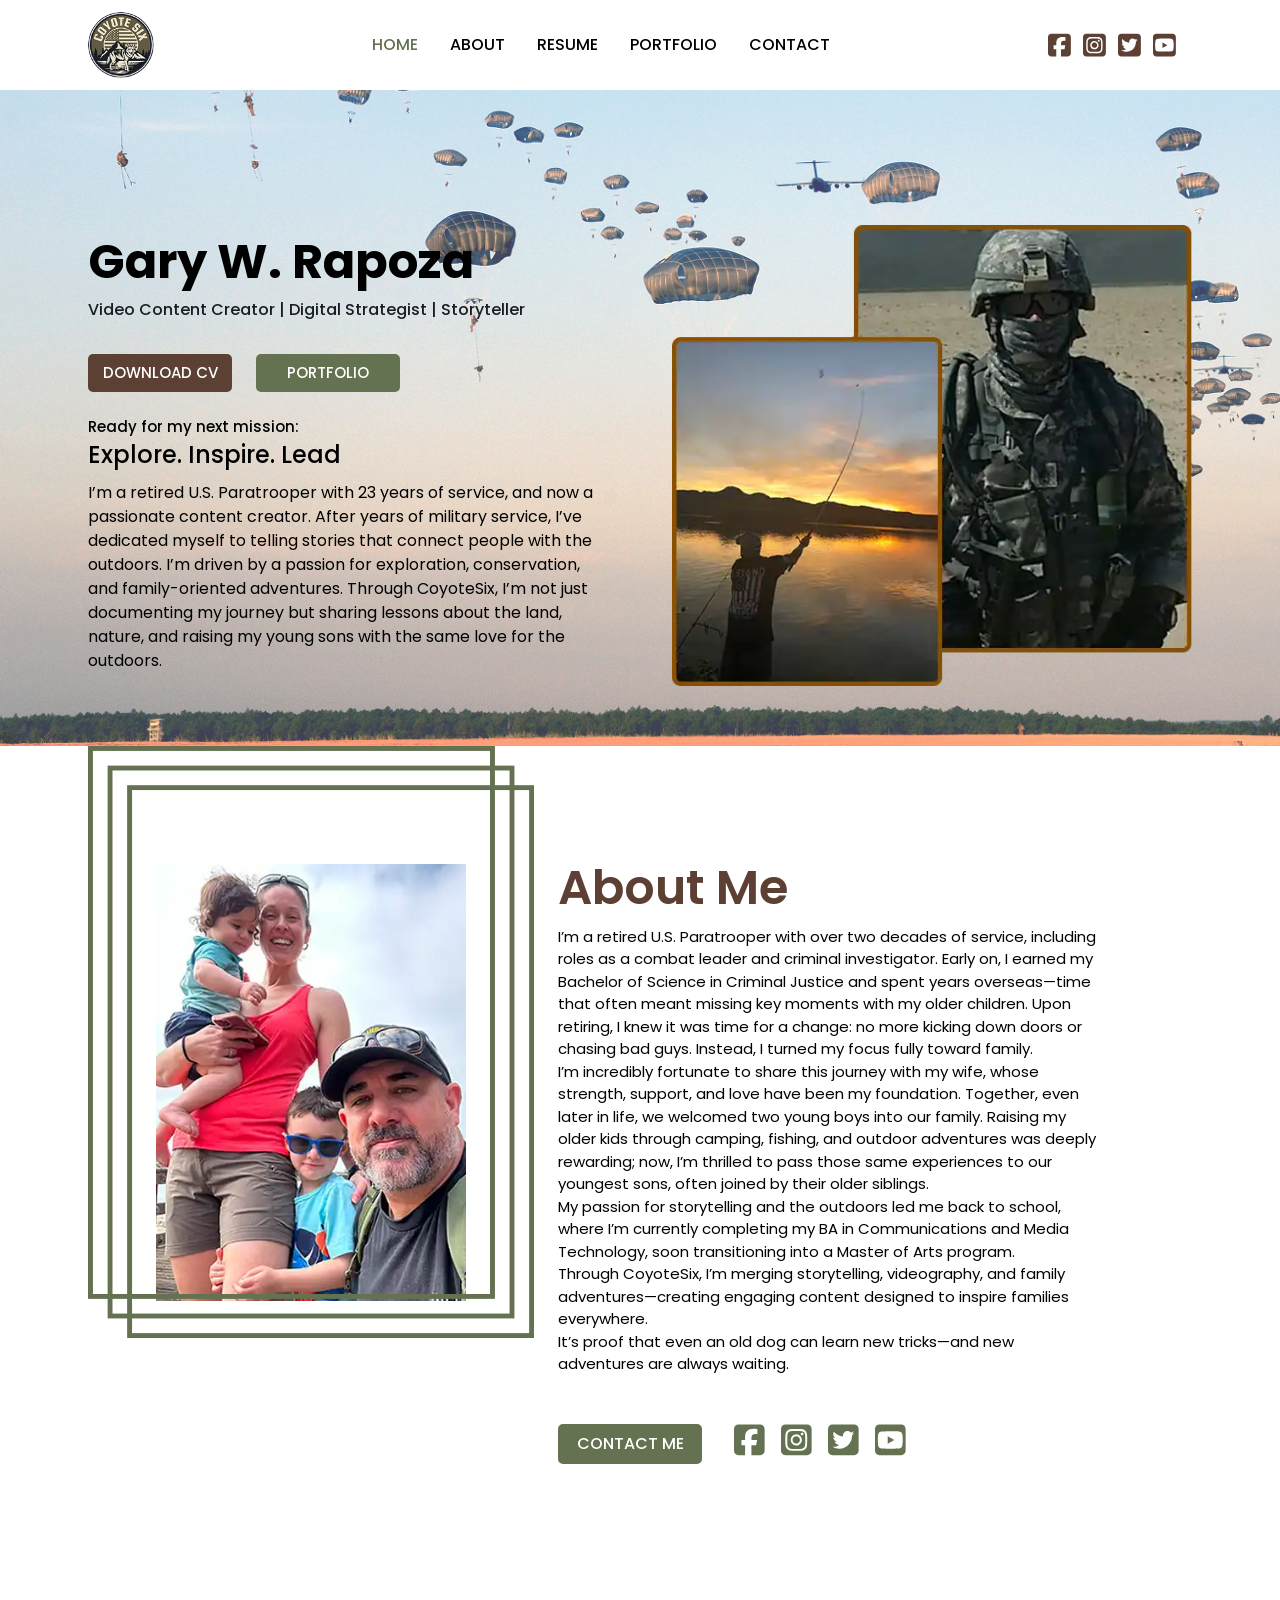
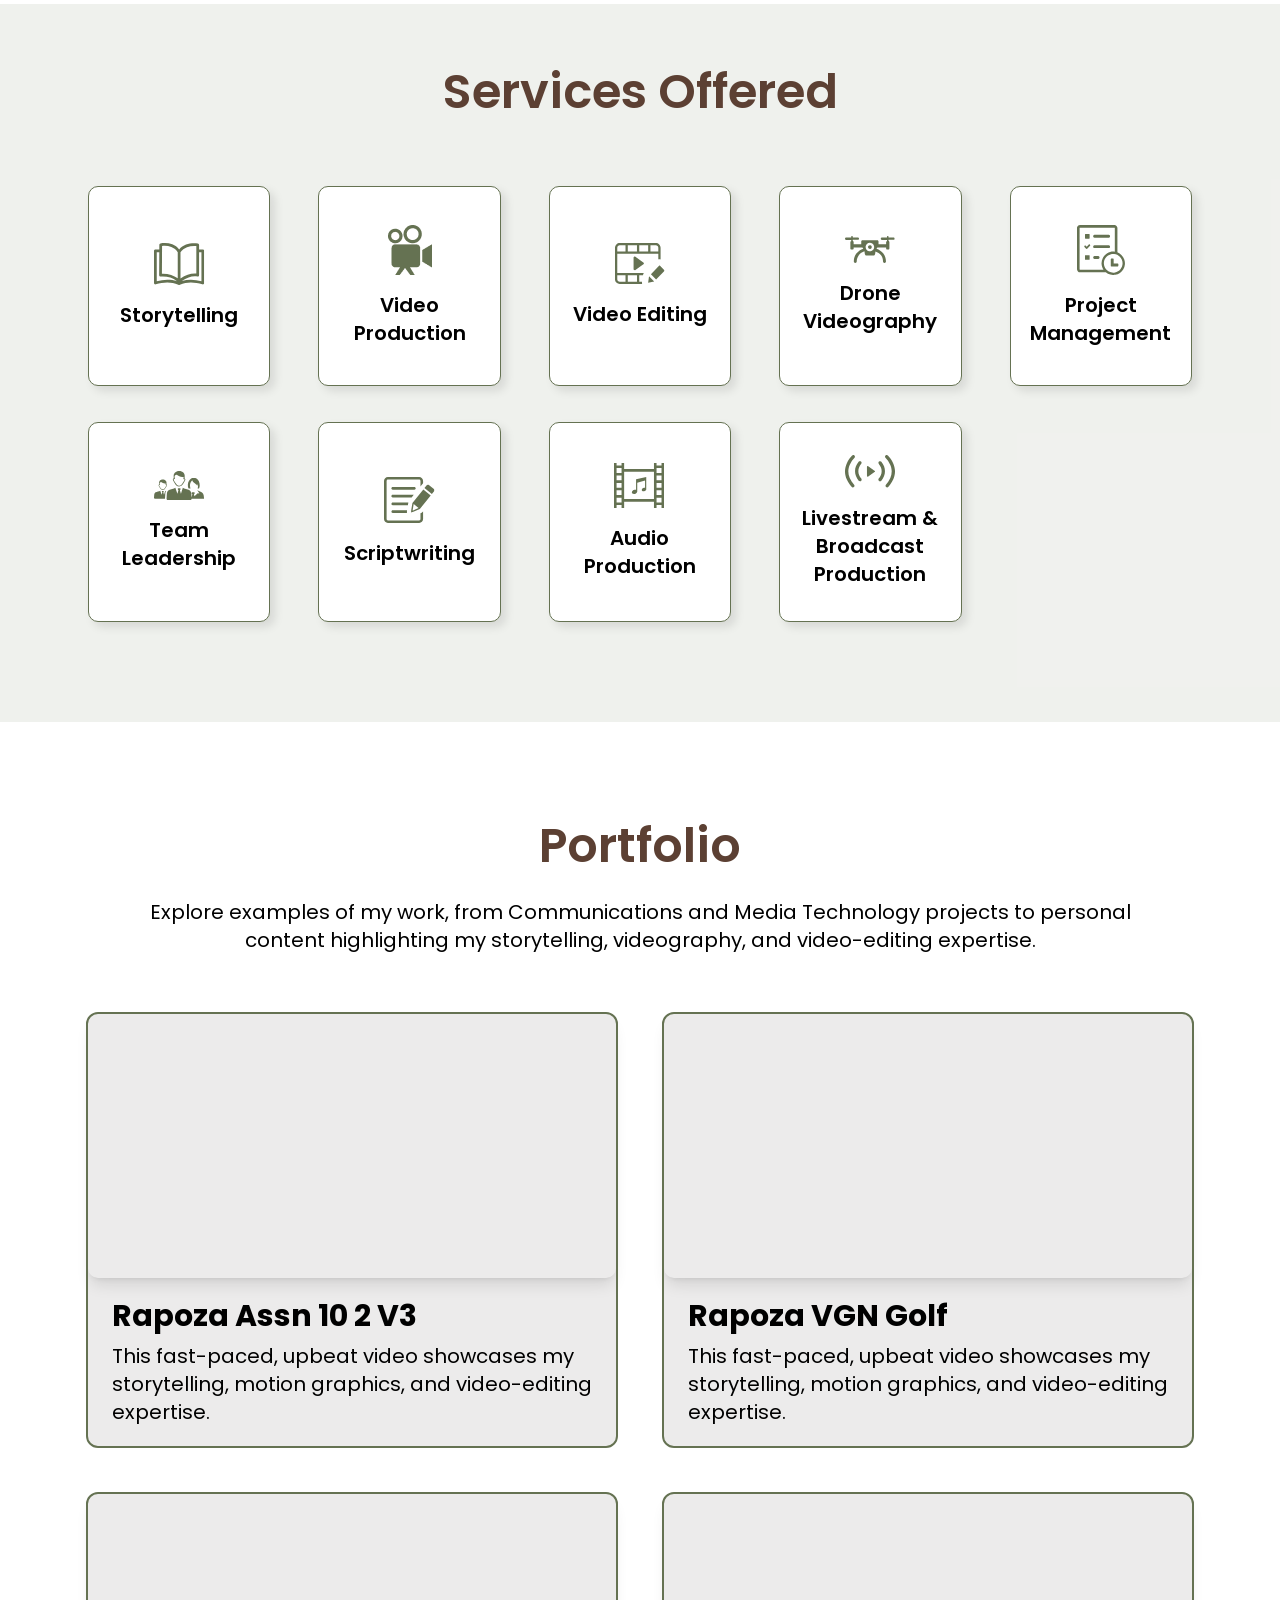
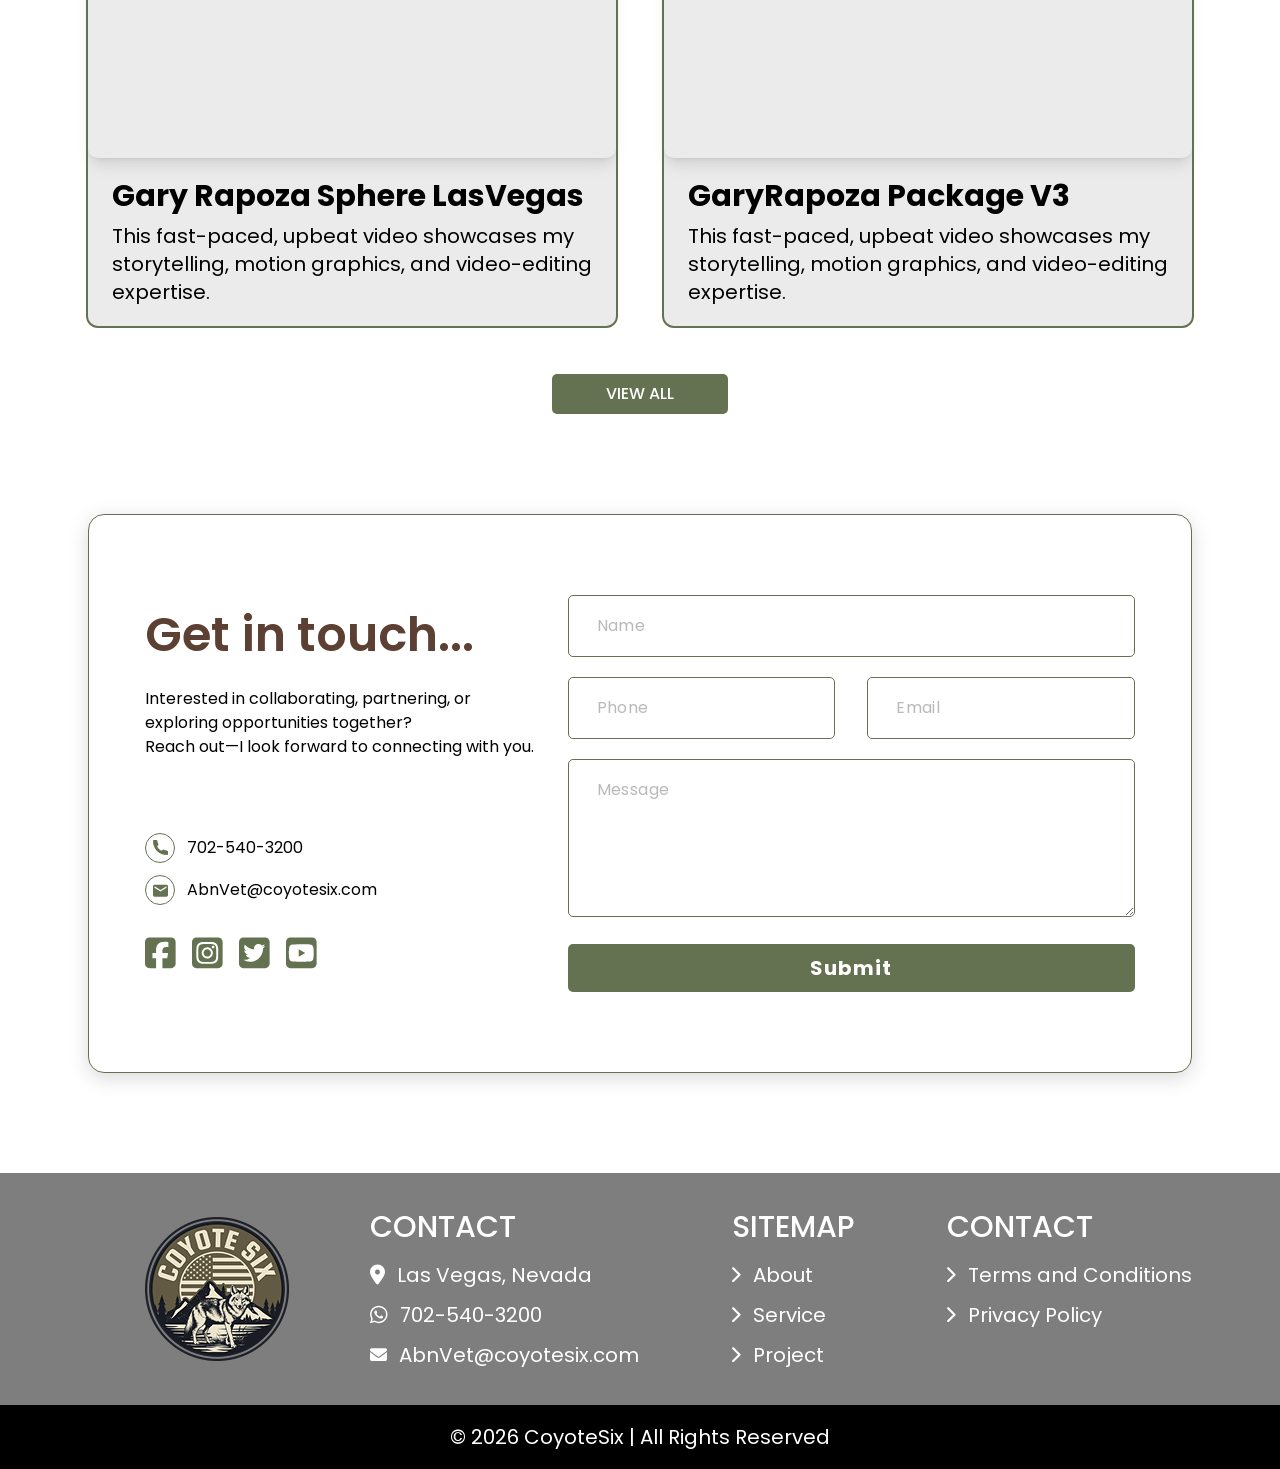
<file: src/index.html>
<!DOCTYPE html>
<html lang="en" data-theme="light" class="scroll-smooth">
  <head>
    <meta charset="UTF-8" />
    <meta name="viewport" content="width=device-width, initial-scale=1.0" />
    <title>CoyoteSix</title>
    <link rel="shortcut icon" href="./img/favicon.ico" type="image/x-icon" />

    <!-- google font  -->
    <link rel="preconnect" href="https://fonts.googleapis.com" />
    <link rel="preconnect" href="https://fonts.gstatic.com" crossorigin />
    <link
      href="https://fonts.googleapis.com/css2?family=Poppins:ital,wght@0,100;0,200;0,300;0,400;0,500;0,600;0,700;0,800;0,900;1,100;1,200;1,300;1,400;1,500;1,600;1,700;1,800;1,900&display=swap"
      rel="stylesheet"
    />

    <link rel="stylesheet" href="./css/style.min.css" />
  </head>

  <body class="font-poppins text-black">
    <!-- header start -->
    <header id="header" class="white-10 sticky top-0 z-90">
      <nav
        class="container mx-auto flex items-center justify-between px-4 lg:px-12 py-3"
      >
        <!-- Logo -->
        <a href="./index.html" class="flex-shrink-0">
          <img
            src="./img/header-logo.png"
            alt="Logo"
            class="max-w-14 max-h-14 md:max-h-16.5 md:max-w-16.5 rounded-full"
          />
        </a>

        <!-- Navigation Links -->
        <div id="nav-links" class="hidden md:flex space-x-8">
          <a
            href="./index.html"
            class="text-secondary hover:text-secondary font-medium uppercase"
            >Home</a
          >
          <a
            href="./about.html"
            class="text-black hover:text-secondary font-medium uppercase"
            >About</a
          >
          <a
            href="./resume.html"
            class="text-black hover:text-secondary font-medium uppercase"
            >Resume</a
          >
          <a
            href="./portfolio.html"
            class="text-black hover:text-secondary font-medium uppercase"
            >Portfolio</a
          >

          <a
            href="./contact.html"
            class="text-black hover:text-secondary font-medium uppercase"
            >Contact</a
          >
        </div>

        <!-- Social Icons + Hamburger -->
        <div class="flex items-center space-x-4">
          <!-- Social Icons (hidden on mobile) -->
          <div class="hidden md:flex space-x-3">
            <a href="#" class="hover:animate-bounce-top">
              <img
                src="./img/facebook-header.svg"
                alt="Facebook"
                class="w-[23px]"
              />
            </a>
            <a
              href="https://www.instagram.com/coyotesixmedia/"
              class="hover:animate-bounce-top"
            >
              <img
                src="./img/instagram-header.svg"
                alt="Instagram"
                class="w-[23px]"
              />
            </a>
            <a
              href="https://www.youtube.com/@CoyoteSix"
              class="hover:animate-bounce-top"
            >
              <img
                src="./img/twitter-header.svg"
                alt="Twitter"
                class="w-[23px]"
              />
            </a>
            <a href="#" class="hover:animate-bounce-top">
              <img
                src="./img/youtube-header.svg"
                alt="YouTube"
                class="w-[23px]"
              />
            </a>
          </div>

          <!-- Hamburger Menu Button -->
          <button
            id="hamburger-button"
            class="md:hidden text-gray-700 focus:outline-none"
          >
            <svg
              class="w-7 h-7"
              fill="none"
              stroke="currentColor"
              viewBox="0 0 24 24"
            >
              <path
                stroke-linecap="round"
                stroke-linejoin="round"
                stroke-width="2"
                d="M4 6h16M4 12h16m-7 6h7"
              />
            </svg>
          </button>
        </div>
      </nav>

      <!-- Mobile Menu -->
      <div
        id="mobile-menu"
        class="hidden md:hidden flex flex-col items-center bg-white shadow-md py-4 space-y-4"
      >
        <a
          href="./index.html"
          class="text-secondary hover:text-secondary font-medium uppercase text-base"
          >Home</a
        >
        <a
          href="./about.html"
          class="text-black hover:text-secondary font-medium uppercase text-base"
          >About</a
        >
        <a
          href="./resume.html"
          class="text-black hover:text-secondary font-medium uppercase text-base"
          >Resume</a
        >
        <a
          href="./portfolio.html"
          class="text-black hover:text-secondary font-medium uppercase text-base"
          >Portfolio</a
        >

        <a
          href="./contact.html"
          class="text-black hover:text-secondary font-medium uppercase text-base"
          >Contact</a
        >
      </div>
    </header>
    <!-- header end -->
    <main>
      <!-- banner start  -->
      <section
        class="banner bg-cover bg-110 bg-no-repeat bg-left-bottom relative pt-[135px] pb-[60px]"
      >
        <div class="container px-4 xl:px-12 mx-auto">
          <div
            class="grid grid-cols-1 lg:grid-cols-2 gap-x-16 items-center align-middle"
          >
            <div class="col-span-1 flex flex-wrap items-center align-middle">
              <div class="lg:text-start text-center">
                <h1 class="text-3xl md:text-5xl font-bold">Gary W. Rapoza</h1>
                <p class="text-accent text-base font-medium mt-3">
                  Video Content Creator | Digital Strategist | Storyteller
                </p>
                <ul
                  class="flex flex-row lg:gap-6 gap-4 mt-8 lg:justify-start justify-center"
                >
                  <li>
                    <a
                      href="./img/Resume_for_Download.pdf"
                      target="_blank"
                      download
                      class="md:w-36 max-w-auto bg-primary rounded-[5px] px-3 py-2 text-white text-[15px] font-medium uppercase text-center inline-block hover:shadow-[5px_5px_10px_0px_rgba(0,0,0,0.10)] hover:translate-y-0.5 transform transition-all duration-200"
                    >
                      DOWNLOAD CV
                    </a>
                  </li>
                  <li>
                    <a
                      href="./portfolio.html"
                      class="md:w-36 max-w-auto bg-secondary rounded-[5px] px-3 py-2 text-white text-[15px] font-medium uppercase text-center inline-block hover:shadow-[5px_5px_10px_0px_rgba(0,0,0,0.10)] hover:translate-y-0.5 transform transition-all duration-200"
                      >PORTFOLIO</a
                    >
                  </li>
                </ul>
                <div class="mt-6">
                  <h4 class="text-[15px] font-medium">
                    Ready for my next mission:
                  </h4>
                  <h2 class="text-xl md:text-2xl font-medium">
                    Explore. Inspire. Lead
                  </h2>
                  <p
                    class="text-black md:text-base text-[15px] font-normal mt-2.5"
                  >
                    I’m a retired U.S. Paratrooper with 23 years of service, and
                    now a passionate content creator. After years of military
                    service, I’ve dedicated myself to telling stories that
                    connect people with the outdoors. I’m driven by a passion
                    for exploration, conservation, and family-oriented
                    adventures. Through CoyoteSix, I’m not just documenting my
                    journey but sharing lessons about the land, nature, and
                    raising my young sons with the same love for the outdoors.
                  </p>
                </div>
              </div>
            </div>
            <div class="col-span-1 lg:block hidden">
              <div class="">
                <img
                  src="./img/banner-grop.webp"
                  alt="Banner Image"
                  class="max-w-full"
                />
              </div>
            </div>
          </div>
        </div>
      </section>
      <!-- banner end -->

      <!-- About me start  -->
      <section class="aboutMe pt-[118px] lg:pb-[140px] pb-20">
        <div class="container px-4 xl:px-12 mx-auto">
          <div class="grid grid-cols-1 lg:grid-cols-12 lg:gap-6 gap-y-20">
            <div class="col-span-1 lg:col-span-5">
              <div class="text-center relative">
                <img
                  src="./img/about-user-image-one.webp"
                  alt="user-image-one"
                  class="max-w-full mx-auto 2xl:w-auto xl:w-[310px] lg:w-[250px] w-[200px]"
                />
                <div class="absolute left-0 right-0 mx-auto -bottom-[8.5%]">
                  <img
                    src="img/frame.png"
                    alt="frame"
                    class="max-w-full mx-auto lg:w-auto w-[285px]"
                  />
                </div>
              </div>
            </div>
            <div class="col-span-1 lg:col-span-6">
              <div class="">
                <h2 class="text-primary text-3xl md:text-5xl font-semibold">
                  About Me
                </h2>
                <p class="mt-3.5 text-black text-[15px] font-normal">
                  I’m a retired U.S. Paratrooper with over two decades of
                  service, including roles as a combat leader and criminal
                  investigator. Early on, I earned my Bachelor of Science in
                  Criminal Justice and spent years overseas—time that often
                  meant missing key moments with my older children. Upon
                  retiring, I knew it was time for a change: no more kicking
                  down doors or chasing bad guys. Instead, I turned my focus
                  fully toward family. <br />
                  I’m incredibly fortunate to share this journey with my wife,
                  whose strength, support, and love have been my foundation.
                  Together, even later in life, we welcomed two young boys into
                  our family. Raising my older kids through camping, fishing,
                  and outdoor adventures was deeply rewarding; now, I’m thrilled
                  to pass those same experiences to our youngest sons, often
                  joined by their older siblings. <br />
                  My passion for storytelling and the outdoors led me back to
                  school, where I’m currently completing my BA in Communications
                  and Media Technology, soon transitioning into a Master of Arts
                  program. Through CoyoteSix, I’m merging storytelling,
                  videography, and family adventures—creating engaging content
                  designed to inspire families everywhere. <br />
                  It’s proof that even an old dog can learn new tricks—and new
                  adventures are always waiting.
                </p>
                <div class="flex flex-row flex-wrap gap-8 items-center mt-12">
                  <a
                    href="./contact.html"
                    class="w-36 max-w-auto bg-secondary rounded-[5px] px-4 py-2 text-white text-base font-medium uppercase text-center hover:shadow-[5px_5px_10px_0px_rgba(0,0,0,0.10)] hover:translate-y-0.5 transform transition-all duration-200"
                    >CONTACT ME</a
                  >
                  <ul class="flex flex-row flex-wrap gap-4">
                    <li>
                      <a
                        href=""
                        target="_blank"
                        class="inline-block hover:animate-bounce-top"
                        ><img
                          src="./img/facebook.svg"
                          alt="facebook"
                          class="max-w-full"
                      /></a>
                    </li>
                    <li>
                      <a
                        href="https://www.instagram.com/coyotesixmedia/"
                        target="_blank"
                        class="inline-block hover:animate-bounce-top"
                        ><img
                          src="./img/instagram.svg"
                          alt="instagram"
                          class="max-w-full"
                      /></a>
                    </li>
                    <li>
                      <a
                        href=""
                        target="_blank"
                        class="inline-block hover:animate-bounce-top"
                        ><img
                          src="./img/twitter.svg"
                          alt="twitter"
                          class="max-w-full"
                      /></a>
                    </li>
                    <li>
                      <a
                        href="https://www.youtube.com/@CoyoteSix"
                        target="_blank"
                        class="inline-block hover:animate-bounce-top"
                        ><img
                          src="./img/youtube.svg"
                          alt="youtube"
                          class="max-w-full"
                      /></a>
                    </li>
                  </ul>
                </div>
              </div>
            </div>
          </div>
        </div>
      </section>
      <!-- About me end -->
      <!-- Services Offered start  -->
      <section
        class="services pt-16 md:pb-[100px] pb-20 bg-secondary/10"
        id="services-offers"
      >
        <div class="container mx-auto px-4 xl:px-12">
          <h2
            class="text-primary text-3xl md:text-5xl font-semibold text-center"
          >
            Services Offered
          </h2>
          <div
            class="grid grid-cols-2 lg:grid-cols-5 xl:gap-x-12 gap-x-4 xl:gap-y-9 gap-y-4 md:mt-[70px] mt-10"
          >
            <!-- single item start  -->
            <div class="col-span-1">
              <div
                class="w-full h-[200px] p-5 text-center flex gap-4 flex-col justify-center align-middle items-center bg-white rounded-[10px] shadow-[5px_5px_10px_0px_rgba(0,0,0,0.10)] border border-secondary"
              >
                <img
                  src="./img/book-icon.svg"
                  alt="book-icon"
                  class="max-w-full mx-auto"
                />
                <h4 class="text-black text-base md:text-xl font-semibold">
                  Storytelling
                </h4>
              </div>
            </div>
            <!-- single item end  -->
            <!-- single item start  -->
            <div class="col-span-1">
              <div
                class="w-full h-[200px] p-5 text-center flex gap-4 flex-col justify-center align-middle items-center bg-white rounded-[10px] shadow-[5px_5px_10px_0px_rgba(0,0,0,0.10)] border border-secondary"
              >
                <img
                  src="./img/movie-icon.png"
                  alt="book-icon"
                  class="max-w-full mx-auto"
                />
                <h4 class="text-black text-base md:text-xl font-semibold">
                  Video Production
                </h4>
              </div>
            </div>
            <!-- single item end  -->

            <!-- single item start  -->
            <div class="col-span-1">
              <div
                class="w-full h-[200px] p-5 text-center flex gap-4 flex-col justify-center align-middle items-center bg-white rounded-[10px] shadow-[5px_5px_10px_0px_rgba(0,0,0,0.10)] border border-secondary"
              >
                <img
                  src="./img/edit-icon.svg"
                  alt="book-icon"
                  class="max-w-full mx-auto"
                />
                <h4 class="text-black text-base md:text-xl font-semibold">
                  Video Editing
                </h4>
              </div>
            </div>
            <!-- single item end  -->
            <!-- single item start  -->
            <div class="col-span-1">
              <div
                class="w-full h-[200px] p-5 text-center flex gap-4 flex-col justify-center align-middle items-center bg-white rounded-[10px] shadow-[5px_5px_10px_0px_rgba(0,0,0,0.10)] border border-secondary"
              >
                <img
                  src="./img/drone-icon.svg"
                  alt="book-icon"
                  class="max-w-full mx-auto"
                />
                <h4 class="text-black text-base md:text-xl font-semibold">
                  Drone <br />
                  Videography
                </h4>
              </div>
            </div>
            <!-- single item end  -->

            <!-- single item start  -->
            <div class="col-span-1">
              <div
                class="w-full h-[200px] p-5 text-center flex gap-4 flex-col justify-center align-middle items-center bg-white rounded-[10px] shadow-[5px_5px_10px_0px_rgba(0,0,0,0.10)] border border-secondary"
              >
                <img
                  src="./img/history-icon.svg"
                  alt="book-icon"
                  class="max-w-full mx-auto"
                />
                <h4 class="text-black text-base md:text-xl font-semibold">
                  Project Management
                </h4>
              </div>
            </div>
            <!-- single item end  -->
            <!-- single item start  -->
            <div class="col-span-1">
              <div
                class="w-full h-[200px] p-5 text-center flex gap-4 flex-col justify-center align-middle items-center bg-white rounded-[10px] shadow-[5px_5px_10px_0px_rgba(0,0,0,0.10)] border border-secondary"
              >
                <img
                  src="./img/team-icon.svg"
                  alt="book-icon"
                  class="max-w-full mx-auto"
                />
                <h4 class="text-black text-base md:text-xl font-semibold">
                  Team Leadership
                </h4>
              </div>
            </div>
            <!-- single item end  -->

            <!-- single item start  -->
            <div class="col-span-1">
              <div
                class="w-full h-[200px] p-5 text-center flex gap-4 flex-col justify-center align-middle items-center bg-white rounded-[10px] shadow-[5px_5px_10px_0px_rgba(0,0,0,0.10)] border border-secondary"
              >
                <img
                  src="./img/writing-icon.svg"
                  alt="book-icon"
                  class="max-w-full mx-auto"
                />
                <h4 class="text-black text-base md:text-xl font-semibold">
                  Scriptwriting
                </h4>
              </div>
            </div>
            <!-- single item end  -->
            <!-- single item start  -->
            <div class="col-span-1">
              <div
                class="w-full h-[200px] p-5 text-center flex gap-4 flex-col justify-center align-middle items-center bg-white rounded-[10px] shadow-[5px_5px_10px_0px_rgba(0,0,0,0.10)] border border-secondary"
              >
                <img
                  src="./img/music-icon.svg"
                  alt="book-icon"
                  class="max-w-full mx-auto"
                />
                <h4 class="text-black text-base md:text-xl font-semibold">
                  Audio Production
                </h4>
              </div>
            </div>
            <!-- single item end  -->

            <!-- single item start  -->
            <div class="col-span-1">
              <div
                class="w-full h-[200px] p-5 text-center flex gap-4 flex-col justify-center align-middle items-center bg-white rounded-[10px] shadow-[5px_5px_10px_0px_rgba(0,0,0,0.10)] border border-secondary"
              >
                <img
                  src="./img/livestream.svg"
                  alt="book-icon"
                  class="max-w-full mx-auto"
                />
                <h4 class="text-black text-base md:text-xl font-semibold">
                  Livestream & Broadcast Production
                </h4>
              </div>
            </div>
            <!-- single item end  -->
          </div>
        </div>
      </section>
      <!-- Services Offered end -->

      <!-- Portfolio start  -->
      <section class="Portfolio md:py-[100px] py-20">
        <div class="container mx-auto px-4 xl:px-12">
          <div class="text-center">
            <h2
              class="text-primary text-3xl md:text-5xl font-semibold text-center"
            >
              Portfolio
            </h2>
            <p
              class="max-w-full w-[985px] mx-auto text-center justify-start text-black text-base md:text-xl font-normal md:mt-7 mt-5"
            >
              Explore examples of my work, from Communications and Media
              Technology projects to personal content highlighting my
              storytelling, videography, and video-editing expertise.
            </p>
          </div>

          <div class="grid grid-cols-1 lg:grid-cols-2 gap-12 mt-[60px]">
            <!-- single item start  -->
            <div class="col-span-1">
              <div
                class="bg-stone-700/10 rounded-[10px] outline-2 outline-secondary"
              >
                <div
                  class="md:aspect-[calc(4*3+1)/6.5] aspect-[calc(4*3+1)/9.5]"
                >
                  <iframe
                    src="https://www.youtube.com/embed/kQAxnWnsPJw?si=WVLzDoHoHYpFmAkf"
                    title="Rapoza Assn 10 2 V3"
                    frameborder="0"
                    loading="lazy"
                    allow="accelerometer; autoplay; clipboard-write; encrypted-media; gyroscope; picture-in-picture; web-share"
                    referrerpolicy="strict-origin-when-cross-origin"
                    allowfullscreen
                    class="w-full h-full rounded-[10px] shadow-lg"
                  ></iframe>
                </div>
                <div class="py-5 px-4 lg:px-6">
                  <h2 class="text-black text-xl md:text-3xl font-bold mb-2">
                    Rapoza Assn 10 2 V3
                  </h2>
                  <p class="text-black text-base md:text-xl font-normal">
                    This fast-paced, upbeat video showcases my storytelling,
                    motion graphics, and video-editing expertise.
                  </p>
                </div>
              </div>
            </div>
            <!-- single item end  -->

            <!-- single item start  -->
            <div class="col-span-1">
              <div
                class="bg-stone-700/10 rounded-[10px] outline-2 outline-secondary"
              >
                <div
                  class="md:md:aspect-[calc(4*3+1)/6.5] aspect-[calc(4*3+1)/9.5]"
                >
                  <iframe
                    src="https://www.youtube.com/embed/U1bH2eDJOAk?si=xpIGn1R9epdi_YFC"
                    title="Rapoza VGN Golf"
                    frameborder="0"
                    loading="lazy"
                    allow="accelerometer; autoplay; clipboard-write; encrypted-media; gyroscope; picture-in-picture; web-share"
                    referrerpolicy="strict-origin-when-cross-origin"
                    allowfullscreen
                    class="w-full h-full rounded-[10px] shadow-lg"
                  ></iframe>
                </div>
                <div class="py-5 px-4 lg:px-6">
                  <h2 class="text-black text-xl md:text-3xl font-bold mb-2">
                    Rapoza VGN Golf
                  </h2>
                  <p class="text-black text-base md:text-xl font-normal">
                    This fast-paced, upbeat video showcases my storytelling,
                    motion graphics, and video-editing expertise.
                  </p>
                </div>
              </div>
            </div>
            <!-- single item end  -->
            <!-- single item start  -->
            <div class="col-span-1">
              <div
                class="bg-stone-700/10 rounded-[10px] outline-2 outline-secondary"
              >
                <div
                  class="md:md:aspect-[calc(4*3+1)/6.5] aspect-[calc(4*3+1)/9.5]"
                >
                  <iframe
                    src="https://www.youtube.com/embed/45xYqWIcZv8?si=uGr69ikQhexTwhQ3"
                    title="Gary Rapoza Sphere LasVegas"
                    frameborder="0"
                    loading="lazy"
                    allow="accelerometer; autoplay; clipboard-write; encrypted-media; gyroscope; picture-in-picture; web-share"
                    referrerpolicy="strict-origin-when-cross-origin"
                    allowfullscreen
                    class="w-full h-full rounded-[10px] shadow-lg"
                  ></iframe>
                </div>
                <div class="py-5 px-4 lg:px-6">
                  <h2 class="text-black text-xl md:text-3xl font-bold mb-2">
                    Gary Rapoza Sphere LasVegas
                  </h2>
                  <p class="text-black text-base md:text-xl font-normal">
                    This fast-paced, upbeat video showcases my storytelling,
                    motion graphics, and video-editing expertise.
                  </p>
                </div>
              </div>
            </div>
            <!-- single item end  -->
            <!-- single item start  -->
            <div class="col-span-1">
              <div
                class="bg-stone-700/10 rounded-[10px] outline-2 outline-secondary"
              >
                <div
                  class="md:md:aspect-[calc(4*3+1)/6.5] aspect-[calc(4*3+1)/9.5]"
                >
                  <iframe
                    src="https://www.youtube.com/embed/WLFcZRYMqSI?si=0zKyRt8vAP-H4dTA"
                    title="GaryRapoza Package V3"
                    frameborder="0"
                    loading="lazy"
                    allow="accelerometer; autoplay; clipboard-write; encrypted-media; gyroscope; picture-in-picture; web-share"
                    referrerpolicy="strict-origin-when-cross-origin"
                    allowfullscreen
                    class="w-full h-full rounded-[10px] shadow-lg"
                  ></iframe>
                </div>
                <div class="py-5 px-4 lg:px-6">
                  <h2 class="text-black text-xl md:text-3xl font-bold mb-2">
                    GaryRapoza Package V3
                  </h2>
                  <p class="text-black text-base md:text-xl font-normal">
                    This fast-paced, upbeat video showcases my storytelling,
                    motion graphics, and video-editing expertise.
                  </p>
                </div>
              </div>
            </div>
            <!-- single item end  -->
          </div>
          <div class="text-center mt-12">
            <a
              href="./portfolio.html"
              target="_blank"
              class="w-44 max-w-auto bg-secondary rounded-[5px] px-4 py-2 text-white text-base font-medium uppercase text-center inline-block hover:shadow-[5px_5px_10px_0px_rgba(0,0,0,0.10)] hover:translate-y-0.5 transform transition-all duration-200"
              >View All</a
            >
          </div>
        </div>
      </section>
      <!-- Portfolio end -->

      <!-- Get in touch... start  -->
      <div class="getInTouch md:pb-[100px] pb-20">
        <div class="container mx-auto px-4 xl:px-12">
          <div
            class="px-5 md:px-10 xl:px-14 md:py-20 py-10 bg-white rounded-2xl shadow-[0px_5px_20px_0px_rgba(0,0,0,0.15)] border border-secondary"
          >
            <div class="grid grid-cols-1 lg:grid-cols-12 md:gap-6 gap-10">
              <div class="col-span-1 lg:col-span-5 flex flex-wrap items-center">
                <div class="text-center lg:text-left">
                  <h2 class="text-primary text-3xl md:text-5xl font-semibold">
                    Get in touch...
                  </h2>
                  <p class="text-black text-base font-normal mt-7">
                    Interested in collaborating, partnering, or exploring
                    opportunities together? <br />
                    Reach out—I look forward to connecting with you.
                  </p>
                  <ul class="flex flex-col gap-3 md:mt-[74px] mt-5">
                    <li>
                      <a
                        href="tel: 702-540-3200"
                        class="flex flex-row gap-3 items-center"
                      >
                        <img
                          src="./img/phone.svg"
                          alt="phone"
                          class="max-w-full"
                        />
                        <span class="text-black text-base font-normal"
                          >702-540-3200</span
                        >
                      </a>
                    </li>
                    <li>
                      <a
                        href="mailto:abnVet@coyotesix.com"
                        class="flex flex-row gap-3 items-center"
                      >
                        <img
                          src="./img/mail.svg"
                          alt="mail"
                          class="max-w-full"
                        />
                        <span class="text-black text-base font-normal"
                          >AbnVet@coyotesix.com</span
                        >
                      </a>
                    </li>
                  </ul>
                  <ul class="flex flex-row flex-wrap gap-4 mt-8">
                    <li>
                      <a
                        href=""
                        target="_blank"
                        class="inline-block hover:animate-bounce-top"
                        ><img
                          src="./img/facebook.svg"
                          alt="facebook"
                          class="max-w-full"
                      /></a>
                    </li>
                    <li>
                      <a
                        href="https://www.instagram.com/coyotesixmedia/"
                        target="_blank"
                        class="inline-block hover:animate-bounce-top"
                        ><img
                          src="./img/instagram.svg"
                          alt="instagram"
                          class="max-w-full"
                      /></a>
                    </li>
                    <li>
                      <a
                        href=""
                        target="_blank"
                        class="inline-block hover:animate-bounce-top"
                        ><img
                          src="./img/twitter.svg"
                          alt="twitter"
                          class="max-w-full"
                      /></a>
                    </li>
                    <li>
                      <a
                        href="https://www.youtube.com/@CoyoteSix"
                        target="_blank"
                        class="inline-block hover:animate-bounce-top"
                        ><img
                          src="./img/youtube.svg"
                          alt="youtube"
                          class="max-w-full"
                      /></a>
                    </li>
                  </ul>
                </div>
              </div>
              <div class="col-span-1 lg:col-span-7">
                <form action="">
                  <div class="grid grid-cols-1 lg:grid-cols-2 gap-x-8 gap-y-5">
                    <div class="col-span-2">
                      <input
                        type="text"
                        placeholder="Name"
                        class="w-full bg-white rounded-[5px] border border-secondary text-neutral-500 text-base font-normal tracking-wide px-4 md:px-[28px] md:py-[18px] py-3"
                      />
                    </div>
                    <div class="md:col-span-1 col-span-2">
                      <input
                        type="tel"
                        placeholder="Phone"
                        class="w-full bg-white rounded-[5px] border border-secondary text-neutral-500 text-base font-normal tracking-wide px-4 md:px-[28px] md:py-[18px] py-3"
                      />
                    </div>
                    <div class="md:col-span-1 col-span-2">
                      <input
                        type="email"
                        placeholder="Email"
                        class="w-full bg-white rounded-[5px] border border-secondary text-neutral-500 text-base font-normal tracking-wide px-4 md:px-[28px] md:py-[18px] py-3"
                      />
                    </div>
                    <div class="col-span-2">
                      <textarea
                        name=""
                        id=""
                        cols="30"
                        rows="5"
                        placeholder="Message"
                        class="w-full bg-white rounded-[5px] border border-secondary text-neutral-500 text-base font-normal tracking-wide px-4 md:px-[28px] md:py-[18px] py-3"
                      ></textarea>
                    </div>
                    <div class="col-span-2">
                      <button
                        type="submit"
                        class="w-full max-w-auto bg-secondary text-white text-xl font-bold tracking-wider rounded-[5px] px-4 py-2.5 hover:shadow-[5px_5px_10px_0px_rgba(0,0,0,0.10)] hover:translate-y-0.5 transform transition-all duration-200 cursor-pointer"
                      >
                        Submit
                      </button>
                    </div>
                  </div>
                </form>
              </div>
            </div>
          </div>
        </div>
      </div>
      <!-- Get in touch... end -->
    </main>

    <footer class="bg-[#7E7E7E]">
      <div class="container mx-auto px-4 xl:px-12 py-9">
        <div class="grid grid-cols-1 lg:grid-cols-12 md:gap-6 gap-y-10">
          <a
            href="./index.html"
            class="col-span-1 lg:col-span-3 flex items-center flex-wrap justify-center"
          >
            <img
              src="./img/footer-logo.png"
              alt="footer-logo"
              class="max-w-full"
            />
          </a>
          <div
            class="col-span-1 lg:col-span-9 flex md:flex-row flex-col flex-wrap justify-between items-start md:gap-4 gap-y-10"
          >
            <!-- single item start  -->
            <div class="">
              <h4 class="text-white md:text-3xl text-xl font-medium">
                CONTACT
              </h4>
              <ul class="flex flex-col gap-3 mt-4">
                <li class="">
                  <a
                    href=""
                    class="flex flex-row gap-3 items-center text-white text-base md:text-xl font-normal group"
                  >
                    <img
                      src="./img/location.svg"
                      alt="phone"
                      class="max-w-full"
                    />
                    <span class="group-hover:underline">Las Vegas, Nevada</span>
                  </a>
                </li>

                <li>
                  <a
                    href="tel:702-540-3200"
                    class="flex flex-row gap-3 items-center text-white text-base md:text-xl font-normal group"
                  >
                    <img
                      src="./img/whatsapp.svg"
                      alt="phone"
                      class="max-w-full"
                    />
                    <span class="group-hover:underline">702-540-3200</span>
                  </a>
                </li>
                <li>
                  <a
                    href="mailto:AbnVet@coyotesix.com"
                    class="flex flex-row gap-3 items-center text-white text-base md:text-xl font-normal group"
                  >
                    <img src="./img/email.svg" alt="phone" class="max-w-full" />
                    <span class="group-hover:underline"
                      >AbnVet@coyotesix.com</span
                    >
                  </a>
                </li>
              </ul>
            </div>
            <!-- single item end  -->

            <!-- single item start  -->
            <div class="">
              <h4 class="text-white md:text-3xl text-xl font-medium">
                SITEMAP
              </h4>
              <ul class="flex flex-col gap-3 mt-4">
                <li class="">
                  <a
                    href="./about.html"
                    class="flex flex-row gap-3 items-center text-white text-base md:text-xl font-normal group"
                  >
                    <img src="./img/arrow.svg" alt="phone" class="max-w-full" />
                    <span class="group-hover:underline">About</span>
                  </a>
                </li>
                <li class="">
                  <a
                    href="./index.html#services-offers"
                    class="flex flex-row gap-3 items-center text-white text-base md:text-xl font-normal group"
                  >
                    <img src="./img/arrow.svg" alt="phone" class="max-w-full" />
                    <span class="group-hover:underline">Service</span>
                  </a>
                </li>
                <li class="">
                  <a
                    href="./portfolio.html"
                    class="flex flex-row gap-3 items-center text-white text-base md:text-xl font-normal group"
                  >
                    <img src="./img/arrow.svg" alt="phone" class="max-w-full" />
                    <span class="group-hover:underline">Project</span>
                  </a>
                </li>
              </ul>
            </div>
            <!-- single item end  -->
            <!-- single item start  -->
            <div class="">
              <h4 class="text-white md:text-3xl text-xl font-medium">
                CONTACT
              </h4>
              <ul class="flex flex-col gap-3 mt-4">
                <li class="">
                  <a
                    href=""
                    class="flex flex-row gap-3 items-center text-white text-base md:text-xl font-normal group"
                  >
                    <img src="./img/arrow.svg" alt="phone" class="max-w-full" />
                    <span class="group-hover:underline"
                      >Terms and Conditions</span
                    >
                  </a>
                </li>
                <li class="">
                  <a
                    href=""
                    class="flex flex-row gap-3 items-center text-white text-base md:text-xl font-normal group"
                  >
                    <img src="./img/arrow.svg" alt="phone" class="max-w-full" />
                    <span class="group-hover:underline">Privacy Policy</span>
                  </a>
                </li>
              </ul>
            </div>
            <!-- single item end  -->
          </div>
        </div>
      </div>
      <!-- copyright  -->
      <div class="text-center py-[18px] bg-black">
        <p class="text-white md:text-xl text-base font-normal">
          © <span id="year"></span> CoyoteSix | All Rights Reserved
        </p>
      </div>
    </footer>

    <script src="./js/index.js"></script>
  </body>
</html>
</file>
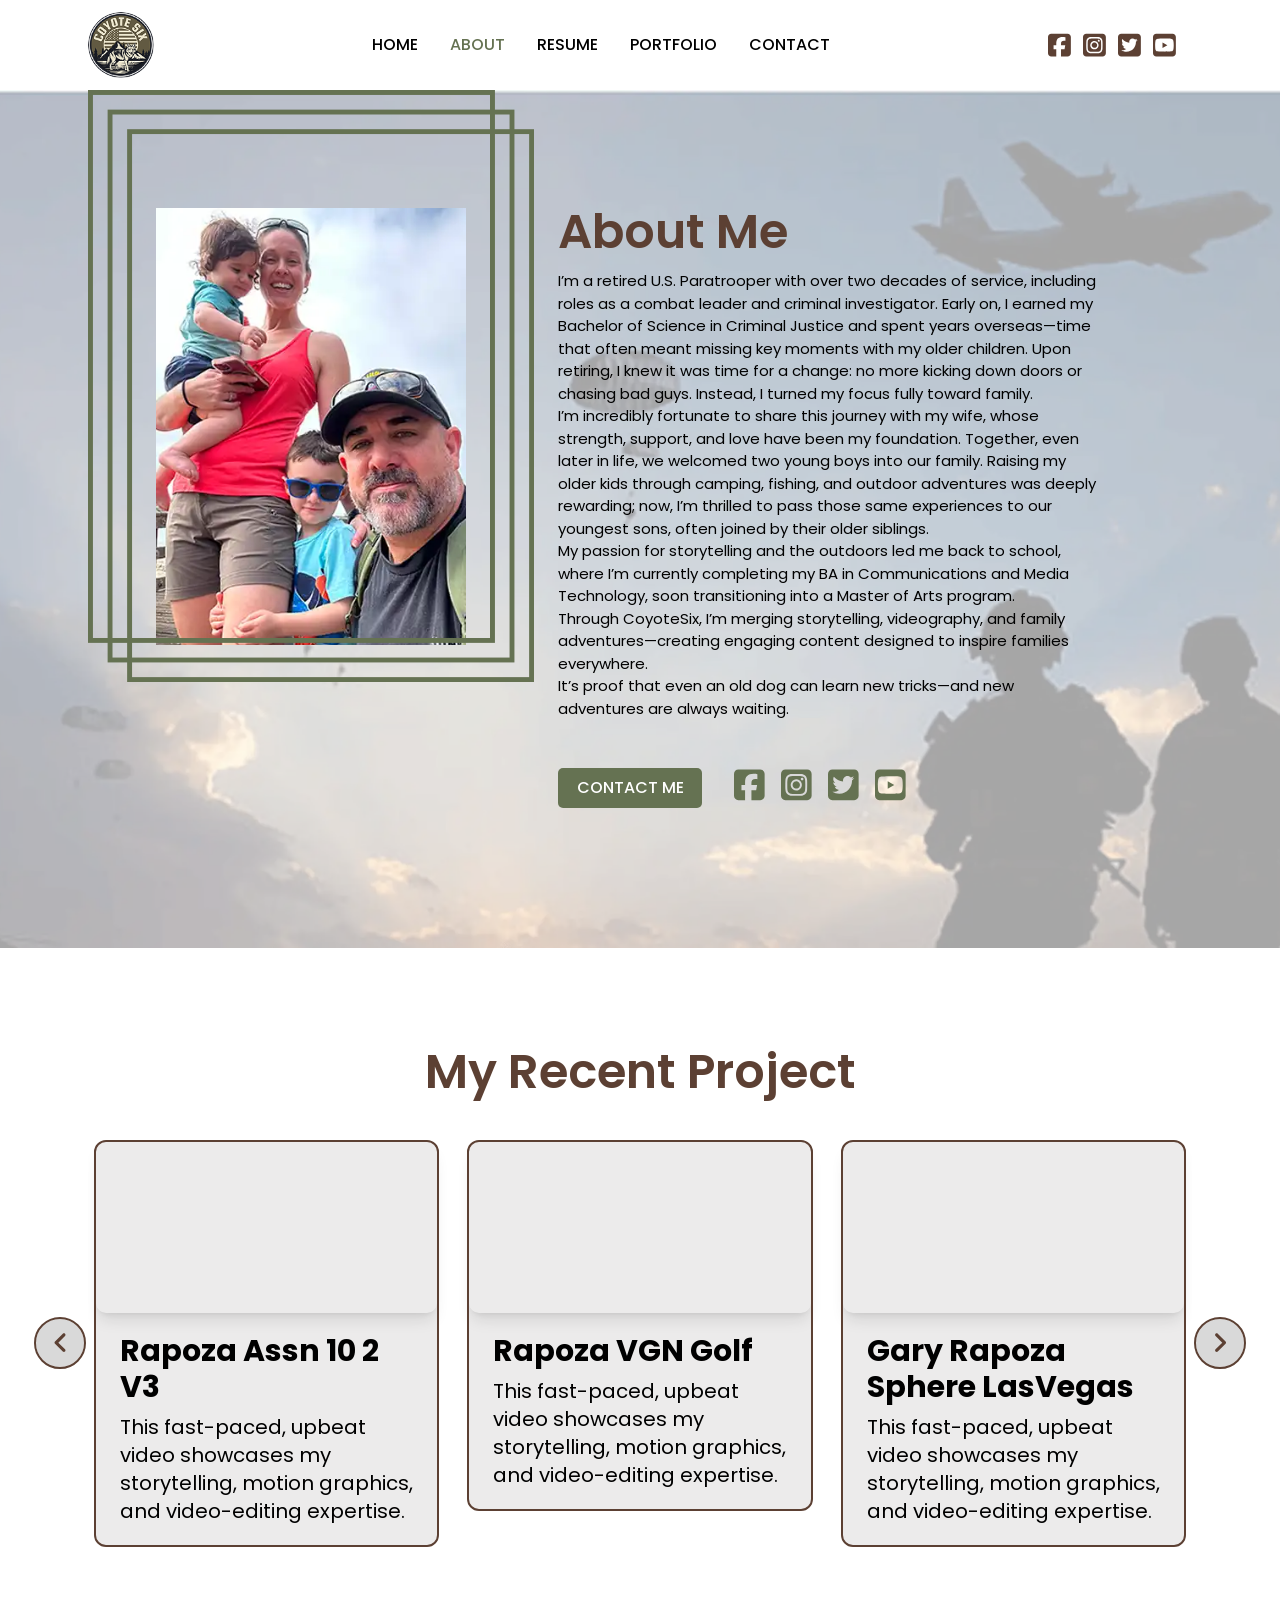
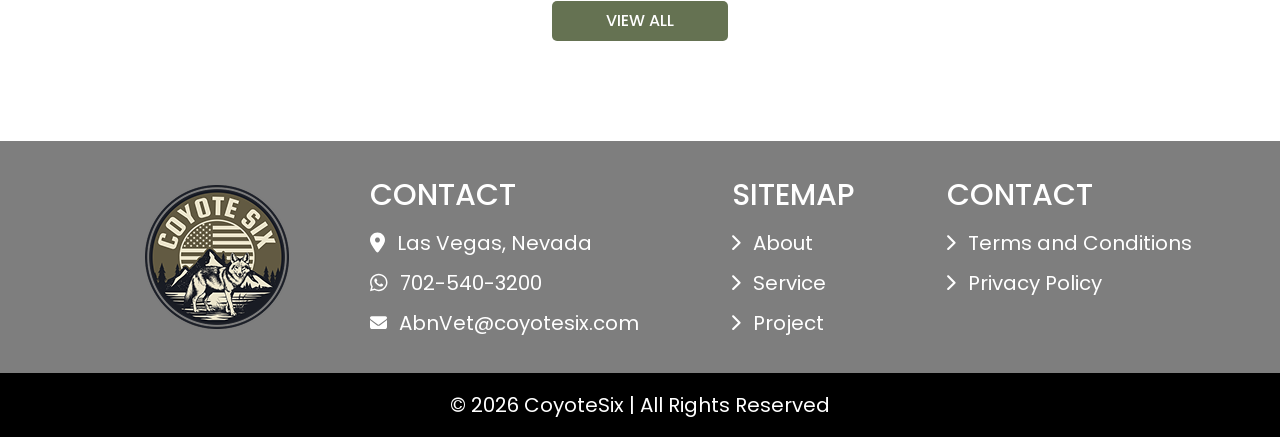
<file: src/about.html>
<!DOCTYPE html>
<html lang="en" data-theme="light" class="scroll-smooth">
  <head>
    <meta charset="UTF-8" />
    <meta name="viewport" content="width=device-width, initial-scale=1.0" />
    <title>CoyoteSix | About Us</title>
    <link rel="shortcut icon" href="./img/favicon.ico" type="image/x-icon" />

    <!-- google font  -->
    <link rel="preconnect" href="https://fonts.googleapis.com" />
    <link rel="preconnect" href="https://fonts.gstatic.com" crossorigin />
    <link
      href="https://fonts.googleapis.com/css2?family=Poppins:ital,wght@0,100;0,200;0,300;0,400;0,500;0,600;0,700;0,800;0,900;1,100;1,200;1,300;1,400;1,500;1,600;1,700;1,800;1,900&display=swap"
      rel="stylesheet"
    />
    <!-- Swiper CSS -->
    <link
      rel="stylesheet"
      href="https://cdn.jsdelivr.net/npm/swiper@11/swiper-bundle.min.css"
    />
    <link rel="stylesheet" href="./css/style.min.css" />
  </head>

  <body class="font-poppins text-black">
    <!-- header start -->
    <header id="header" class="white-10 sticky top-0 z-90">
      <nav
        class="container mx-auto flex items-center justify-between px-4 lg:px-12 py-3"
      >
        <!-- Logo -->
        <a href="./index.html" class="flex-shrink-0">
          <img
            src="./img/header-logo.png"
            alt="Logo"
            class="max-w-14 max-h-14 md:max-h-16.5 md:max-w-16.5 rounded-full"
          />
        </a>

        <!-- Navigation Links -->
        <div id="nav-links" class="hidden md:flex space-x-8">
          <a
            href="./index.html"
            class="text-black hover:text-secondary font-medium uppercase"
            >Home</a
          >
          <a
            href="./about.html"
            class="text-secondary hover:text-secondary font-medium uppercase"
            >About</a
          >
          <a
            href="./resume.html"
            class="text-black hover:text-secondary font-medium uppercase"
            >Resume</a
          >
          <a
            href="./portfolio.html"
            class="text-black hover:text-secondary font-medium uppercase"
            >Portfolio</a
          >

          <a
            href="./contact.html"
            class="text-black hover:text-secondary font-medium uppercase"
            >Contact</a
          >
        </div>

        <!-- Social Icons + Hamburger -->
        <div class="flex items-center space-x-4">
          <!-- Social Icons (hidden on mobile) -->
          <div class="hidden md:flex space-x-3">
            <a href="#" class="hover:animate-bounce-top">
              <img
                src="./img/facebook-header.svg"
                alt="Facebook"
                class="w-[23px]"
              />
            </a>
            <a
              href="https://www.instagram.com/coyotesixmedia/"
              class="hover:animate-bounce-top"
            >
              <img
                src="./img/instagram-header.svg"
                alt="Instagram"
                class="w-[23px]"
              />
            </a>
            <a
              href="https://www.youtube.com/@CoyoteSix"
              class="hover:animate-bounce-top"
            >
              <img
                src="./img/twitter-header.svg"
                alt="Twitter"
                class="w-[23px]"
              />
            </a>
            <a href="#" class="hover:animate-bounce-top">
              <img
                src="./img/youtube-header.svg"
                alt="YouTube"
                class="w-[23px]"
              />
            </a>
          </div>

          <!-- Hamburger Menu Button -->
          <button
            id="hamburger-button"
            class="md:hidden text-gray-700 focus:outline-none"
          >
            <svg
              class="w-7 h-7"
              fill="none"
              stroke="currentColor"
              viewBox="0 0 24 24"
            >
              <path
                stroke-linecap="round"
                stroke-linejoin="round"
                stroke-width="2"
                d="M4 6h16M4 12h16m-7 6h7"
              />
            </svg>
          </button>
        </div>
      </nav>

      <!-- Mobile Menu -->
      <div
        id="mobile-menu"
        class="hidden md:hidden flex flex-col items-center bg-white shadow-md py-4 space-y-4"
      >
        <a
          href="./index.html"
          class="text-black hover:text-secondary font-medium uppercase text-base"
          >Home</a
        >
        <a
          href="./about.html"
          class="text-secondary hover:text-secondary font-medium uppercase text-base"
          >About</a
        >
        <a
          href="./resume.html"
          class="text-black hover:text-secondary font-medium uppercase text-base"
          >Resume</a
        >
        <a
          href="./portfolio.html"
          class="text-black hover:text-secondary font-medium uppercase text-base"
          >Portfolio</a
        >

        <a
          href="./contact.html"
          class="text-black hover:text-secondary font-medium uppercase text-base"
          >Contact</a
        >
      </div>
    </header>
    <!-- header end -->
    <main>
      <!-- About me start  -->
      <section
        class="about-bg bg-cover bg-no-repeat bg-bottom relative pt-[118px] lg:pb-[140px] pb-20"
      >
        <div class="container px-4 xl:px-12 mx-auto">
          <div class="grid grid-cols-1 lg:grid-cols-12 lg:gap-6 gap-y-20">
            <div class="col-span-1 lg:col-span-5">
              <div class="text-center relative">
                <img
                  src="./img/about-user-image-one.webp"
                  alt="user-image-one"
                  class="max-w-full mx-auto 2xl:w-auto xl:w-[310px] lg:w-[250px] w-[200px]"
                />
                <div class="absolute left-0 right-0 mx-auto -bottom-[8.5%]">
                  <img
                    src="img/frame.png"
                    alt="frame"
                    class="max-w-full mx-auto lg:w-auto w-[285px]"
                  />
                </div>
              </div>
            </div>
            <div class="col-span-1 lg:col-span-6">
              <div class="">
                <h2 class="text-primary text-3xl md:text-5xl font-semibold">
                  About Me
                </h2>
                <p class="mt-3.5 text-black text-[15px] font-normal">
                  I’m a retired U.S. Paratrooper with over two decades of
                  service, including roles as a combat leader and criminal
                  investigator. Early on, I earned my Bachelor of Science in
                  Criminal Justice and spent years overseas—time that often
                  meant missing key moments with my older children. Upon
                  retiring, I knew it was time for a change: no more kicking
                  down doors or chasing bad guys. Instead, I turned my focus
                  fully toward family. <br />
                  I’m incredibly fortunate to share this journey with my wife,
                  whose strength, support, and love have been my foundation.
                  Together, even later in life, we welcomed two young boys into
                  our family. Raising my older kids through camping, fishing,
                  and outdoor adventures was deeply rewarding; now, I’m thrilled
                  to pass those same experiences to our youngest sons, often
                  joined by their older siblings. <br />
                  My passion for storytelling and the outdoors led me back to
                  school, where I’m currently completing my BA in Communications
                  and Media Technology, soon transitioning into a Master of Arts
                  program. Through CoyoteSix, I’m merging storytelling,
                  videography, and family adventures—creating engaging content
                  designed to inspire families everywhere. <br />
                  It’s proof that even an old dog can learn new tricks—and new
                  adventures are always waiting.
                </p>
                <div class="flex flex-row flex-wrap gap-8 items-center mt-12">
                  <a
                    href="./contact.html"
                    class="w-36 max-w-auto bg-secondary rounded-[5px] px-4 py-2 text-white text-base font-medium uppercase text-center hover:shadow-[5px_5px_10px_0px_rgba(0,0,0,0.10)] hover:translate-y-0.5 transform transition-all duration-200"
                    >CONTACT ME</a
                  >
                  <ul class="flex flex-row flex-wrap gap-4">
                    <li>
                      <a
                        href=""
                        target="_blank"
                        class="inline-block hover:animate-bounce-top"
                        ><img
                          src="./img/facebook.svg"
                          alt="facebook"
                          class="max-w-full"
                      /></a>
                    </li>
                    <li>
                      <a
                        href="https://www.instagram.com/coyotesixmedia/"
                        target="_blank"
                        class="inline-block hover:animate-bounce-top"
                        ><img
                          src="./img/instagram.svg"
                          alt="instagram"
                          class="max-w-full"
                      /></a>
                    </li>
                    <li>
                      <a
                        href=""
                        target="_blank"
                        class="inline-block hover:animate-bounce-top"
                        ><img
                          src="./img/twitter.svg"
                          alt="twitter"
                          class="max-w-full"
                      /></a>
                    </li>
                    <li>
                      <a
                        href="https://www.youtube.com/@CoyoteSix"
                        target="_blank"
                        class="inline-block hover:animate-bounce-top"
                        ><img
                          src="./img/youtube.svg"
                          alt="youtube"
                          class="max-w-full"
                      /></a>
                    </li>
                  </ul>
                </div>
              </div>
            </div>
          </div>
        </div>
      </section>
      <!-- About me end -->
      <!-- Portfolio start  -->
      <section class="Portfolio md:py-[100px] py-20">
        <div class="container mx-auto px-4 xl:px-12">
          <div class="text-center">
            <h2
              class="text-primary text-3xl md:text-5xl font-semibold text-center"
            >
              My Recent Project
            </h2>
          </div>

          <!-- Swiper Container -->
          <div class="relative w-full mx-auto mt-9.5">
            <!-- Custom Navigation Buttons -->
            <div
              class="absolute top-1/2 -translate-y-1/2 -left-3 md:-left-13 sm:-left-16 z-10 w-12 h-12 flex items-center justify-center rounded-full bg-[#D9D9D9] outline-2 outline-primary cursor-pointer transition-all transform hover:-translate-y-[calc(50%+3px)]"
              role="button"
              aria-label="Previous slide"
              id="custom-prev-button"
            >
              <img src="./img/left-arrow.svg" alt="arrow" />
            </div>
            <div
              class="absolute top-1/2 -translate-y-1/2 -right-3 md:-right-13 sm:-right-16 z-10 w-12 h-12 flex items-center justify-center rounded-full bg-[#D9D9D9] outline-2 outline-primary cursor-pointer transition-all transform hover:-translate-y-[calc(50%+3px)]"
              role="button"
              aria-label="Next slide"
              id="custom-next-button"
            >
              <img src="./img/right-arrow.svg" alt="arrow" />
            </div>
            <!-- Slider Main Container -->
            <div class="swiper">
              <div class="swiper-wrapper">
                <div class="swiper-slide p-2">
                  <div
                    class="bg-stone-700/10 rounded-[10px] outline-2 outline-primary"
                  >
                    <div
                      class="md:aspect-[calc(4*3+1)/6.5] aspect-[calc(4*3+1)/9.5]"
                    >
                      <iframe
                        src="https://www.youtube.com/embed/kQAxnWnsPJw?si=WVLzDoHoHYpFmAkf"
                        title="Rapoza Assn 10 2 V3"
                        frameborder="0"
                        loading="lazy"
                        allow="accelerometer; autoplay; clipboard-write; encrypted-media; gyroscope; picture-in-picture; web-share"
                        referrerpolicy="strict-origin-when-cross-origin"
                        allowfullscreen
                        class="w-full h-full rounded-[10px] shadow-lg"
                      ></iframe>
                    </div>
                    <div class="py-5 px-4 lg:px-6">
                      <h2 class="text-black text-xl md:text-3xl font-bold mb-2">
                        Rapoza Assn 10 2 V3
                      </h2>
                      <p class="text-black text-base md:text-xl font-normal">
                        This fast-paced, upbeat video showcases my storytelling,
                        motion graphics, and video-editing expertise.
                      </p>
                    </div>
                  </div>
                </div>
                <div class="swiper-slide p-2">
                  <div
                    class="bg-stone-700/10 rounded-[10px] outline-2 outline-primary"
                  >
                    <div
                      class="md:aspect-[calc(4*3+1)/6.5] aspect-[calc(4*3+1)/9.5]"
                    >
                      <iframe
                        src="https://www.youtube.com/embed/U1bH2eDJOAk?si=xpIGn1R9epdi_YFC"
                        title="Rapoza VGN Golf"
                        frameborder="0"
                        loading="lazy"
                        allow="accelerometer; autoplay; clipboard-write; encrypted-media; gyroscope; picture-in-picture; web-share"
                        referrerpolicy="strict-origin-when-cross-origin"
                        allowfullscreen
                        class="w-full h-full rounded-[10px] shadow-lg"
                      ></iframe>
                    </div>
                    <div class="py-5 px-4 lg:px-6">
                      <h2 class="text-black text-xl md:text-3xl font-bold mb-2">
                        Rapoza VGN Golf
                      </h2>
                      <p class="text-black text-base md:text-xl font-normal">
                        This fast-paced, upbeat video showcases my storytelling,
                        motion graphics, and video-editing expertise.
                      </p>
                    </div>
                  </div>
                </div>
                <div class="swiper-slide p-2">
                  <div
                    class="bg-stone-700/10 rounded-[10px] outline-2 outline-primary"
                  >
                    <div
                      class="md:aspect-[calc(4*3+1)/6.5] aspect-[calc(4*3+1)/9.5]"
                    >
                      <iframe
                        src="https://www.youtube.com/embed/45xYqWIcZv8?si=uGr69ikQhexTwhQ3"
                        title="Gary Rapoza Sphere LasVegas"
                        frameborder="0"
                        loading="lazy"
                        allow="accelerometer; autoplay; clipboard-write; encrypted-media; gyroscope; picture-in-picture; web-share"
                        referrerpolicy="strict-origin-when-cross-origin"
                        allowfullscreen
                        class="w-full h-full rounded-[10px] shadow-lg"
                      ></iframe>
                    </div>
                    <div class="py-5 px-4 lg:px-6">
                      <h2 class="text-black text-xl md:text-3xl font-bold mb-2">
                        Gary Rapoza Sphere LasVegas
                      </h2>
                      <p class="text-black text-base md:text-xl font-normal">
                        This fast-paced, upbeat video showcases my storytelling,
                        motion graphics, and video-editing expertise.
                      </p>
                    </div>
                  </div>
                </div>
                <div class="swiper-slide p-2">
                  <div
                    class="bg-stone-700/10 rounded-[10px] outline-2 outline-primary"
                  >
                    <div
                      class="md:aspect-[calc(4*3+1)/6.5] aspect-[calc(4*3+1)/9.5]"
                    >
                      <iframe
                        src="https://www.youtube.com/embed/WLFcZRYMqSI?si=0zKyRt8vAP-H4dTA"
                        title="GaryRapoza Package V3"
                        frameborder="0"
                        loading="lazy"
                        allow="accelerometer; autoplay; clipboard-write; encrypted-media; gyroscope; picture-in-picture; web-share"
                        referrerpolicy="strict-origin-when-cross-origin"
                        allowfullscreen
                        class="w-full h-full rounded-[10px] shadow-lg"
                      ></iframe>
                    </div>
                    <div class="py-5 px-4 lg:px-6">
                      <h2 class="text-black text-xl md:text-3xl font-bold mb-2">
                        GaryRapoza Package V3
                      </h2>
                      <p class="text-black text-base md:text-xl font-normal">
                        This fast-paced, upbeat video showcases my storytelling,
                        motion graphics, and video-editing expertise.
                      </p>
                    </div>
                  </div>
                </div>
              </div>
            </div>
          </div>

          <div class="text-center mt-12">
            <a
              href="./portfolio.html"
              target="_blank"
              class="w-44 max-w-auto bg-secondary rounded-[5px] px-4 py-2 text-white text-base font-medium uppercase text-center inline-block hover:shadow-[5px_5px_10px_0px_rgba(0,0,0,0.10)] hover:translate-y-0.5 transform transition-all duration-200"
              >View All</a
            >
          </div>
        </div>
      </section>
      <!-- Portfolio end -->
    </main>
    <footer class="bg-[#7E7E7E]">
      <div class="container mx-auto px-4 xl:px-12 py-9">
        <div class="grid grid-cols-1 lg:grid-cols-12 md:gap-6 gap-y-10">
          <a
            href="./index.html"
            class="col-span-1 lg:col-span-3 flex items-center flex-wrap justify-center"
          >
            <img
              src="./img/footer-logo.png"
              alt="footer-logo"
              class="max-w-full"
            />
          </a>
          <div
            class="col-span-1 lg:col-span-9 flex md:flex-row flex-col flex-wrap justify-between items-start md:gap-4 gap-y-10"
          >
            <!-- single item start  -->
            <div class="">
              <h4 class="text-white md:text-3xl text-xl font-medium">
                CONTACT
              </h4>
              <ul class="flex flex-col gap-3 mt-4">
                <li class="">
                  <a
                    href=""
                    class="flex flex-row gap-3 items-center text-white text-base md:text-xl font-normal group"
                  >
                    <img
                      src="./img/location.svg"
                      alt="phone"
                      class="max-w-full"
                    />
                    <span class="group-hover:underline">Las Vegas, Nevada</span>
                  </a>
                </li>

                <li>
                  <a
                    href="tel:702-540-3200"
                    class="flex flex-row gap-3 items-center text-white text-base md:text-xl font-normal group"
                  >
                    <img
                      src="./img/whatsapp.svg"
                      alt="phone"
                      class="max-w-full"
                    />
                    <span class="group-hover:underline">702-540-3200</span>
                  </a>
                </li>
                <li>
                  <a
                    href="mailto:AbnVet@coyotesix.com"
                    class="flex flex-row gap-3 items-center text-white text-base md:text-xl font-normal group"
                  >
                    <img src="./img/email.svg" alt="phone" class="max-w-full" />
                    <span class="group-hover:underline"
                      >AbnVet@coyotesix.com</span
                    >
                  </a>
                </li>
              </ul>
            </div>
            <!-- single item end  -->

            <!-- single item start  -->
            <div class="">
              <h4 class="text-white md:text-3xl text-xl font-medium">
                SITEMAP
              </h4>
              <ul class="flex flex-col gap-3 mt-4">
                <li class="">
                  <a
                    href="./about.html"
                    class="flex flex-row gap-3 items-center text-white text-base md:text-xl font-normal group"
                  >
                    <img src="./img/arrow.svg" alt="phone" class="max-w-full" />
                    <span class="group-hover:underline">About</span>
                  </a>
                </li>
                <li class="">
                  <a
                    href="./index.html#services-offers"
                    class="flex flex-row gap-3 items-center text-white text-base md:text-xl font-normal group"
                  >
                    <img src="./img/arrow.svg" alt="phone" class="max-w-full" />
                    <span class="group-hover:underline">Service</span>
                  </a>
                </li>
                <li class="">
                  <a
                    href="./portfolio.html"
                    class="flex flex-row gap-3 items-center text-white text-base md:text-xl font-normal group"
                  >
                    <img src="./img/arrow.svg" alt="phone" class="max-w-full" />
                    <span class="group-hover:underline">Project</span>
                  </a>
                </li>
              </ul>
            </div>
            <!-- single item end  -->
            <!-- single item start  -->
            <div class="">
              <h4 class="text-white md:text-3xl text-xl font-medium">
                CONTACT
              </h4>
              <ul class="flex flex-col gap-3 mt-4">
                <li class="">
                  <a
                    href=""
                    class="flex flex-row gap-3 items-center text-white text-base md:text-xl font-normal group"
                  >
                    <img src="./img/arrow.svg" alt="phone" class="max-w-full" />
                    <span class="group-hover:underline"
                      >Terms and Conditions</span
                    >
                  </a>
                </li>
                <li class="">
                  <a
                    href=""
                    class="flex flex-row gap-3 items-center text-white text-base md:text-xl font-normal group"
                  >
                    <img src="./img/arrow.svg" alt="phone" class="max-w-full" />
                    <span class="group-hover:underline">Privacy Policy</span>
                  </a>
                </li>
              </ul>
            </div>
            <!-- single item end  -->
          </div>
        </div>
      </div>
      <!-- copyright  -->
      <div class="text-center py-[18px] bg-black">
        <p class="text-white md:text-xl text-base font-normal">
          © <span id="year"></span> CoyoteSix | All Rights Reserved
        </p>
      </div>
    </footer>
    <!-- Swiper JS -->
    <script src="https://cdn.jsdelivr.net/npm/swiper@11/swiper-bundle.min.js"></script>
    <script>
      const swiper = new Swiper(".swiper", {
        loop: true, // Enables infinite loop
        autoplay: {
          delay: 3500, // Delay between slide transitions
          disableOnInteraction: false, // Keep autoplay even after user interaction
        },
        spaceBetween: 16, // Space between slides by default
        navigation: {
          nextEl: "#custom-next-button", // Custom next button
          prevEl: "#custom-prev-button", // Custom previous button
        },
        breakpoints: {
          // 480px and below
          480: {
            slidesPerView: 1, // Show 1 slide per view
            spaceBetween: 10, // Space between slides
            autoplay: false, // Disable autoplay on small screens
          },
          // 768px and below
          768: {
            slidesPerView: 2, // Show 2 slides per view
            spaceBetween: 12, // Space between slides
            autoplay: false, // Disable autoplay on medium screens
          },
          // 1024px and above
          1024: {
            slidesPerView: 3, // Show 3 slides per view
            spaceBetween: 16, // Space between slides
            autoplay: {
              delay: 2500, // Faster autoplay on larger screens
              disableOnInteraction: false, // Keep autoplay even after user interaction
            },
          },
        },
      });
    </script>
    <script src="./js/index.js"></script>
  </body>
</html>
</file>
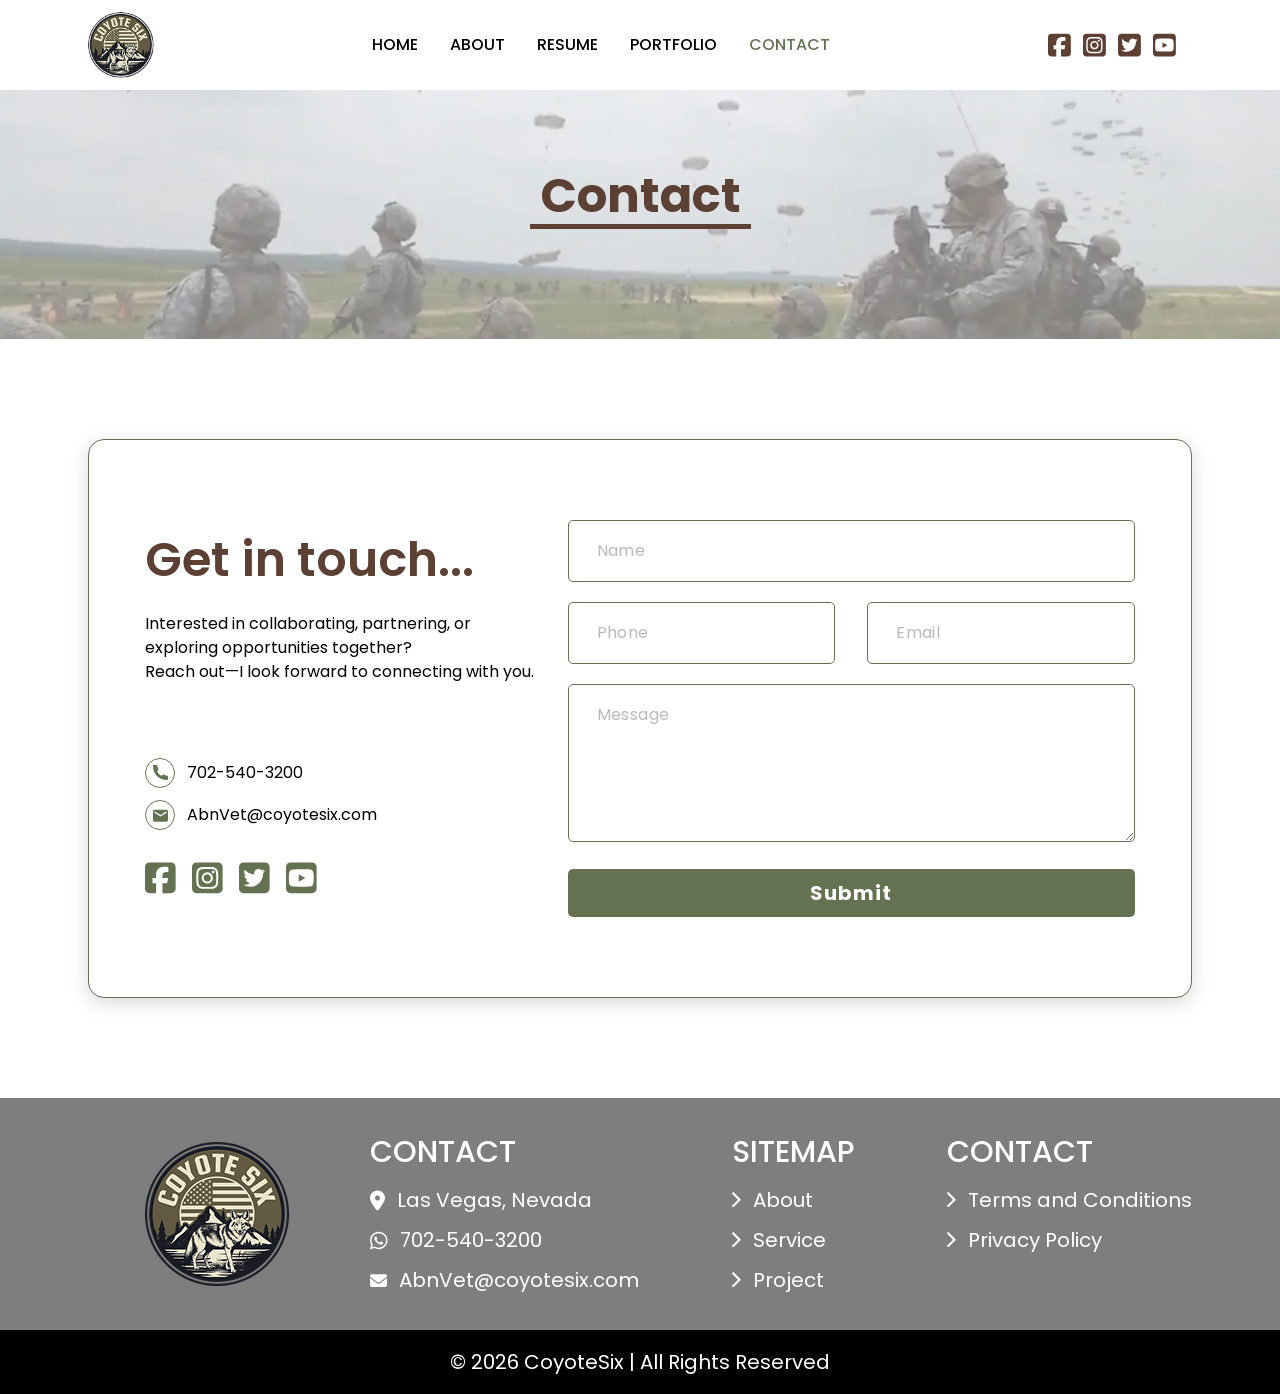
<file: src/contact.html>
<!DOCTYPE html>
<html lang="en" data-theme="light" class="scroll-smooth">
  <head>
    <meta charset="UTF-8" />
    <meta name="viewport" content="width=device-width, initial-scale=1.0" />
    <title>CoyoteSix | Contact</title>
    <link rel="shortcut icon" href="./img/favicon.ico" type="image/x-icon" />

    <!-- google font  -->
    <link rel="preconnect" href="https://fonts.googleapis.com" />
    <link rel="preconnect" href="https://fonts.gstatic.com" crossorigin />
    <link
      href="https://fonts.googleapis.com/css2?family=Poppins:ital,wght@0,100;0,200;0,300;0,400;0,500;0,600;0,700;0,800;0,900;1,100;1,200;1,300;1,400;1,500;1,600;1,700;1,800;1,900&display=swap"
      rel="stylesheet"
    />

    <link rel="stylesheet" href="./css/style.min.css" />
  </head>

  <body class="font-poppins text-black">
    <!-- header start -->
    <header id="header" class="white-10 sticky top-0 z-90">
      <nav
        class="container mx-auto flex items-center justify-between px-4 lg:px-12 py-3"
      >
        <!-- Logo -->
        <a href="./index.html" class="flex-shrink-0">
          <img
            src="./img/header-logo.png"
            alt="Logo"
            class="max-w-14 max-h-14 md:max-h-16.5 md:max-w-16.5 rounded-full"
          />
        </a>

        <!-- Navigation Links -->
        <div id="nav-links" class="hidden md:flex space-x-8">
          <a
            href="./index.html"
            class="text-black hover:text-secondary font-medium uppercase"
            >Home</a
          >
          <a
            href="./about.html"
            class="text-black hover:text-secondary font-medium uppercase"
            >About</a
          >
          <a
            href="./resume.html"
            class="text-black hover:text-secondary font-medium uppercase"
            >Resume</a
          >
          <a
            href="./portfolio.html"
            class="text-black hover:text-secondary font-medium uppercase"
            >Portfolio</a
          >

          <a
            href="./contact.html"
            class="text-secondary hover:text-secondary font-medium uppercase"
            >Contact</a
          >
        </div>

        <!-- Social Icons + Hamburger -->
        <div class="flex items-center space-x-4">
          <!-- Social Icons (hidden on mobile) -->
          <div class="hidden md:flex space-x-3">
            <a href="#" class="hover:animate-bounce-top">
              <img
                src="./img/facebook-header.svg"
                alt="Facebook"
                class="w-[23px]"
              />
            </a>
            <a
              href="https://www.instagram.com/coyotesixmedia/"
              class="hover:animate-bounce-top"
            >
              <img
                src="./img/instagram-header.svg"
                alt="Instagram"
                class="w-[23px]"
              />
            </a>
            <a
              href="https://www.youtube.com/@CoyoteSix"
              class="hover:animate-bounce-top"
            >
              <img
                src="./img/twitter-header.svg"
                alt="Twitter"
                class="w-[23px]"
              />
            </a>
            <a href="#" class="hover:animate-bounce-top">
              <img
                src="./img/youtube-header.svg"
                alt="YouTube"
                class="w-[23px]"
              />
            </a>
          </div>

          <!-- Hamburger Menu Button -->
          <button
            id="hamburger-button"
            class="md:hidden text-gray-700 focus:outline-none"
          >
            <svg
              class="w-7 h-7"
              fill="none"
              stroke="currentColor"
              viewBox="0 0 24 24"
            >
              <path
                stroke-linecap="round"
                stroke-linejoin="round"
                stroke-width="2"
                d="M4 6h16M4 12h16m-7 6h7"
              />
            </svg>
          </button>
        </div>
      </nav>

      <!-- Mobile Menu -->
      <div
        id="mobile-menu"
        class="hidden md:hidden flex flex-col items-center bg-white shadow-md py-4 space-y-4"
      >
        <a
          href="./index.html"
          class="text-black hover:text-secondary font-medium uppercase text-base"
          >Home</a
        >
        <a
          href="./about.html"
          class="text-black hover:text-secondary font-medium uppercase text-base"
          >About</a
        >
        <a
          href="./resume.html"
          class="text-black hover:text-secondary font-medium uppercase text-base"
          >Resume</a
        >
        <a
          href="./portfolio.html"
          class="text-black hover:text-secondary font-medium uppercase text-base"
          >Portfolio</a
        >

        <a
          href="./contact.html"
          class="text-secondary hover:text-secondary font-medium uppercase text-base"
          >Contact</a
        >
      </div>
    </header>
    <!-- header end -->
    <main>
      <!-- banner start  -->
      <section
        class="com-banner bg-cover bg-no-repeat bg-bottom relative py-20 lg:pt-[82px] lg:pb-[110px]"
      >
        <div class="container px-4 lg:px-12 mx-auto">
          <div class="flex flex-col justify-center items-center text-center">
            <h1
              class="text-3xl lg:text-5xl font-bold text-primary border-b-[5px] border-primary pb-1"
            >
              &nbsp;Contact&nbsp;
            </h1>
          </div>
        </div>
      </section>
      <!-- banner end -->
      <!-- Get in touch... start  -->
      <div class="getInTouch md:py-[100px] py-20">
        <div class="container mx-auto px-4 xl:px-12">
          <div
            class="px-5 md:px-10 xl:px-14 md:py-20 py-10 bg-white rounded-2xl shadow-[0px_5px_20px_0px_rgba(0,0,0,0.15)] border border-secondary"
          >
            <div class="grid grid-cols-1 lg:grid-cols-12 md:gap-6 gap-10">
              <div class="col-span-1 lg:col-span-5 flex flex-wrap items-center">
                <div class="text-center lg:text-left">
                  <h2 class="text-primary text-3xl md:text-5xl font-semibold">
                    Get in touch...
                  </h2>
                  <p class="text-black text-base font-normal mt-7">
                    Interested in collaborating, partnering, or exploring
                    opportunities together? <br />
                    Reach out—I look forward to connecting with you.
                  </p>
                  <ul class="flex flex-col gap-3 md:mt-[74px] mt-5">
                    <li>
                      <a
                        href="tel: 702-540-3200"
                        class="flex flex-row gap-3 items-center"
                      >
                        <img
                          src="./img/phone.svg"
                          alt="phone"
                          class="max-w-full"
                        />
                        <span class="text-black text-base font-normal"
                          >702-540-3200</span
                        >
                      </a>
                    </li>
                    <li>
                      <a
                        href="mailto:abnVet@coyotesix.com"
                        class="flex flex-row gap-3 items-center"
                      >
                        <img
                          src="./img/mail.svg"
                          alt="mail"
                          class="max-w-full"
                        />
                        <span class="text-black text-base font-normal"
                          >AbnVet@coyotesix.com</span
                        >
                      </a>
                    </li>
                  </ul>
                  <ul class="flex flex-row flex-wrap gap-4 mt-8">
                    <li>
                      <a
                        href=""
                        target="_blank"
                        class="inline-block hover:animate-bounce-top"
                        ><img
                          src="./img/facebook.svg"
                          alt="facebook"
                          class="max-w-full"
                      /></a>
                    </li>
                    <li>
                      <a
                        href="https://www.instagram.com/coyotesixmedia/"
                        target="_blank"
                        class="inline-block hover:animate-bounce-top"
                        ><img
                          src="./img/instagram.svg"
                          alt="instagram"
                          class="max-w-full"
                      /></a>
                    </li>
                    <li>
                      <a
                        href=""
                        target="_blank"
                        class="inline-block hover:animate-bounce-top"
                        ><img
                          src="./img/twitter.svg"
                          alt="twitter"
                          class="max-w-full"
                      /></a>
                    </li>
                    <li>
                      <a
                        href="https://www.youtube.com/@CoyoteSix"
                        target="_blank"
                        class="inline-block hover:animate-bounce-top"
                        ><img
                          src="./img/youtube.svg"
                          alt="youtube"
                          class="max-w-full"
                      /></a>
                    </li>
                  </ul>
                </div>
              </div>
              <div class="col-span-1 lg:col-span-7">
                <form action="">
                  <div class="grid grid-cols-1 lg:grid-cols-2 gap-x-8 gap-y-5">
                    <div class="col-span-2">
                      <input
                        type="text"
                        placeholder="Name"
                        class="w-full bg-white rounded-[5px] border border-secondary text-neutral-500 text-base font-normal tracking-wide px-4 md:px-[28px] md:py-[18px] py-3"
                      />
                    </div>
                    <div class="md:col-span-1 col-span-2">
                      <input
                        type="tel"
                        placeholder="Phone"
                        class="w-full bg-white rounded-[5px] border border-secondary text-neutral-500 text-base font-normal tracking-wide px-4 md:px-[28px] md:py-[18px] py-3"
                      />
                    </div>
                    <div class="md:col-span-1 col-span-2">
                      <input
                        type="email"
                        placeholder="Email"
                        class="w-full bg-white rounded-[5px] border border-secondary text-neutral-500 text-base font-normal tracking-wide px-4 md:px-[28px] md:py-[18px] py-3"
                      />
                    </div>
                    <div class="col-span-2">
                      <textarea
                        name=""
                        id=""
                        cols="30"
                        rows="5"
                        placeholder="Message"
                        class="w-full bg-white rounded-[5px] border border-secondary text-neutral-500 text-base font-normal tracking-wide px-4 md:px-[28px] md:py-[18px] py-3"
                      ></textarea>
                    </div>
                    <div class="col-span-2">
                      <button
                        type="submit"
                        class="w-full max-w-auto bg-secondary text-white text-xl font-bold tracking-wider rounded-[5px] px-4 py-2.5 hover:shadow-[5px_5px_10px_0px_rgba(0,0,0,0.10)] hover:translate-y-0.5 transform transition-all duration-200 cursor-pointer"
                      >
                        Submit
                      </button>
                    </div>
                  </div>
                </form>
              </div>
            </div>
          </div>
        </div>
      </div>
      <!-- Get in touch... end -->
    </main>
    <footer class="bg-[#7E7E7E]">
      <div class="container mx-auto px-4 xl:px-12 py-9">
        <div class="grid grid-cols-1 lg:grid-cols-12 md:gap-6 gap-y-10">
          <a
            href="./index.html"
            class="col-span-1 lg:col-span-3 flex items-center flex-wrap justify-center"
          >
            <img
              src="./img/footer-logo.png"
              alt="footer-logo"
              class="max-w-full"
            />
          </a>
          <div
            class="col-span-1 lg:col-span-9 flex md:flex-row flex-col flex-wrap justify-between items-start md:gap-4 gap-y-10"
          >
            <!-- single item start  -->
            <div class="">
              <h4 class="text-white md:text-3xl text-xl font-medium">
                CONTACT
              </h4>
              <ul class="flex flex-col gap-3 mt-4">
                <li class="">
                  <a
                    href=""
                    class="flex flex-row gap-3 items-center text-white text-base md:text-xl font-normal group"
                  >
                    <img
                      src="./img/location.svg"
                      alt="phone"
                      class="max-w-full"
                    />
                    <span class="group-hover:underline">Las Vegas, Nevada</span>
                  </a>
                </li>

                <li>
                  <a
                    href="tel:702-540-3200"
                    class="flex flex-row gap-3 items-center text-white text-base md:text-xl font-normal group"
                  >
                    <img
                      src="./img/whatsapp.svg"
                      alt="phone"
                      class="max-w-full"
                    />
                    <span class="group-hover:underline">702-540-3200</span>
                  </a>
                </li>
                <li>
                  <a
                    href="mailto:AbnVet@coyotesix.com"
                    class="flex flex-row gap-3 items-center text-white text-base md:text-xl font-normal group"
                  >
                    <img src="./img/email.svg" alt="phone" class="max-w-full" />
                    <span class="group-hover:underline"
                      >AbnVet@coyotesix.com</span
                    >
                  </a>
                </li>
              </ul>
            </div>
            <!-- single item end  -->

            <!-- single item start  -->
            <div class="">
              <h4 class="text-white md:text-3xl text-xl font-medium">
                SITEMAP
              </h4>
              <ul class="flex flex-col gap-3 mt-4">
                <li class="">
                  <a
                    href="./about.html"
                    class="flex flex-row gap-3 items-center text-white text-base md:text-xl font-normal group"
                  >
                    <img src="./img/arrow.svg" alt="phone" class="max-w-full" />
                    <span class="group-hover:underline">About</span>
                  </a>
                </li>
                <li class="">
                  <a
                    href="./index.html#services-offers"
                    class="flex flex-row gap-3 items-center text-white text-base md:text-xl font-normal group"
                  >
                    <img src="./img/arrow.svg" alt="phone" class="max-w-full" />
                    <span class="group-hover:underline">Service</span>
                  </a>
                </li>
                <li class="">
                  <a
                    href="./portfolio.html"
                    class="flex flex-row gap-3 items-center text-white text-base md:text-xl font-normal group"
                  >
                    <img src="./img/arrow.svg" alt="phone" class="max-w-full" />
                    <span class="group-hover:underline">Project</span>
                  </a>
                </li>
              </ul>
            </div>
            <!-- single item end  -->
            <!-- single item start  -->
            <div class="">
              <h4 class="text-white md:text-3xl text-xl font-medium">
                CONTACT
              </h4>
              <ul class="flex flex-col gap-3 mt-4">
                <li class="">
                  <a
                    href=""
                    class="flex flex-row gap-3 items-center text-white text-base md:text-xl font-normal group"
                  >
                    <img src="./img/arrow.svg" alt="phone" class="max-w-full" />
                    <span class="group-hover:underline"
                      >Terms and Conditions</span
                    >
                  </a>
                </li>
                <li class="">
                  <a
                    href=""
                    class="flex flex-row gap-3 items-center text-white text-base md:text-xl font-normal group"
                  >
                    <img src="./img/arrow.svg" alt="phone" class="max-w-full" />
                    <span class="group-hover:underline">Privacy Policy</span>
                  </a>
                </li>
              </ul>
            </div>
            <!-- single item end  -->
          </div>
        </div>
      </div>
      <!-- copyright  -->
      <div class="text-center py-[18px] bg-black">
        <p class="text-white md:text-xl text-base font-normal">
          © <span id="year"></span> CoyoteSix | All Rights Reserved
        </p>
      </div>
    </footer>
    <script src="./js/index.js"></script>
  </body>
</html>
</file>
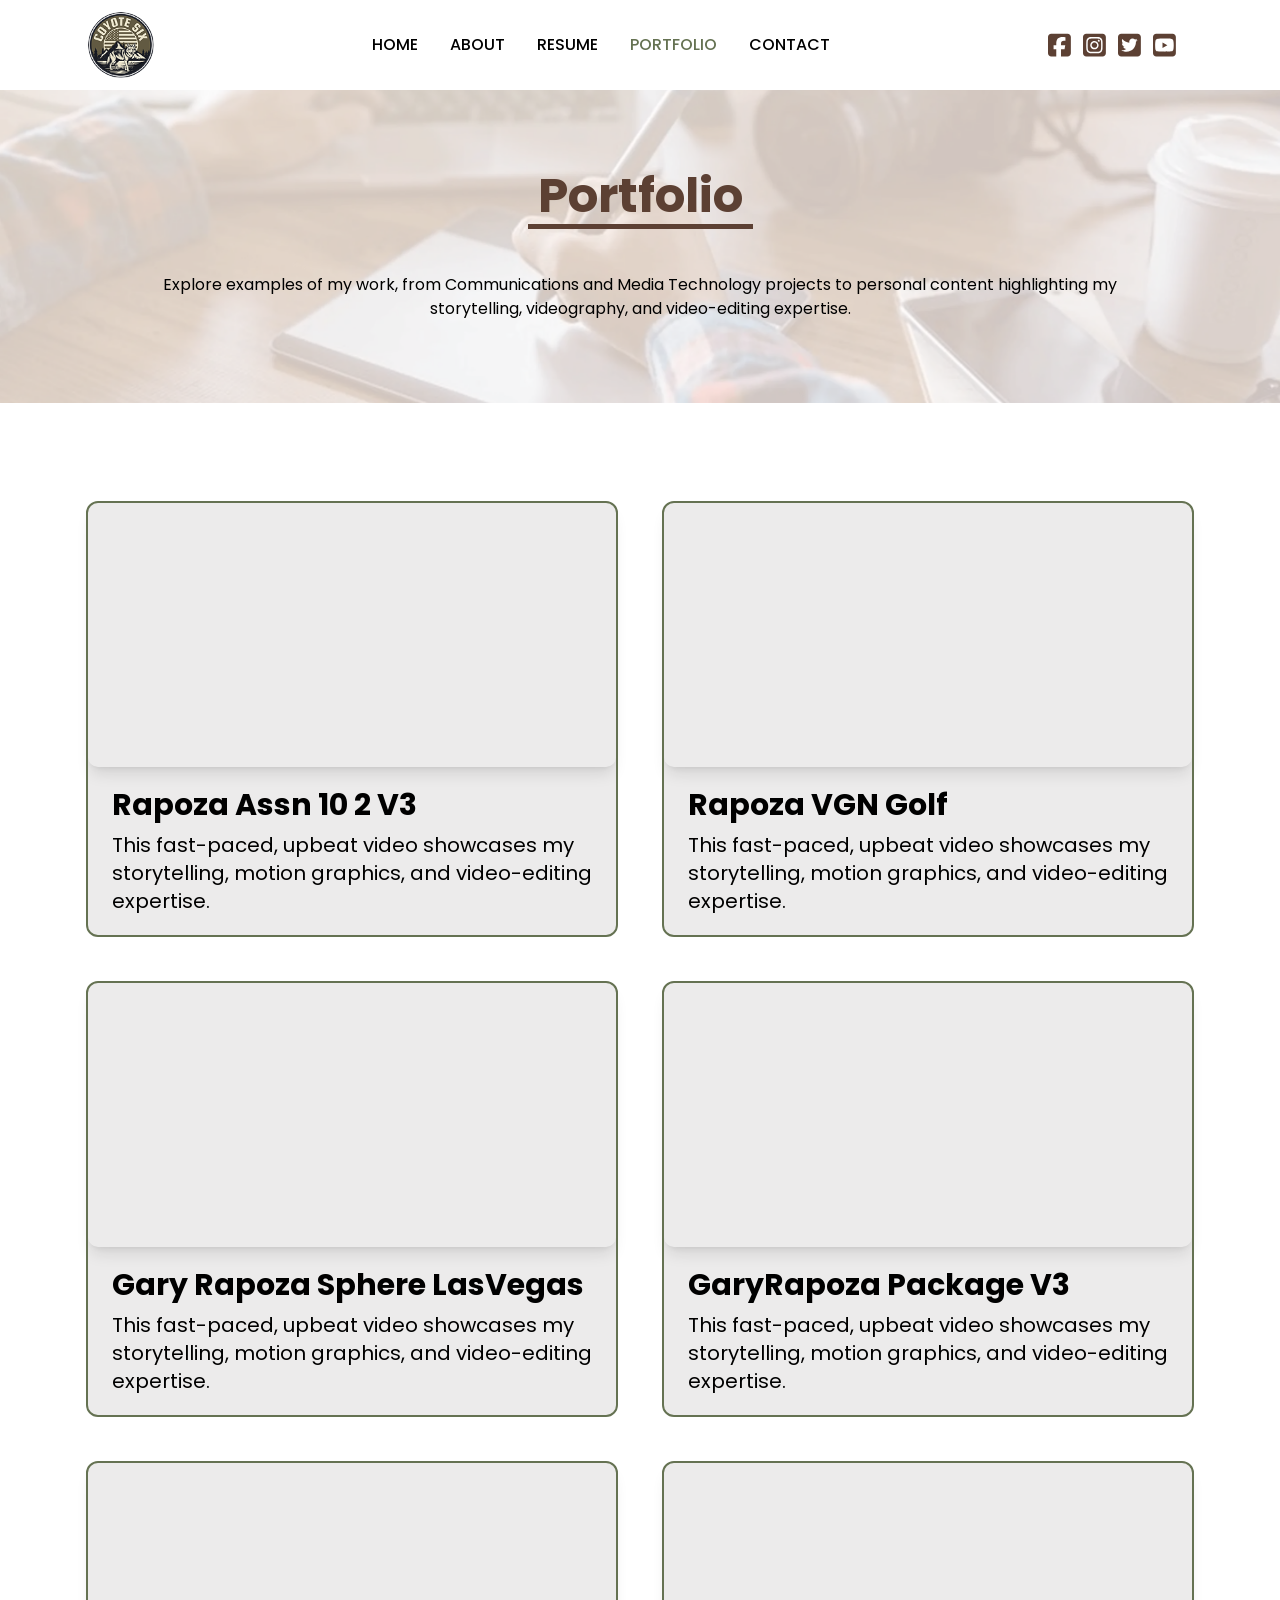
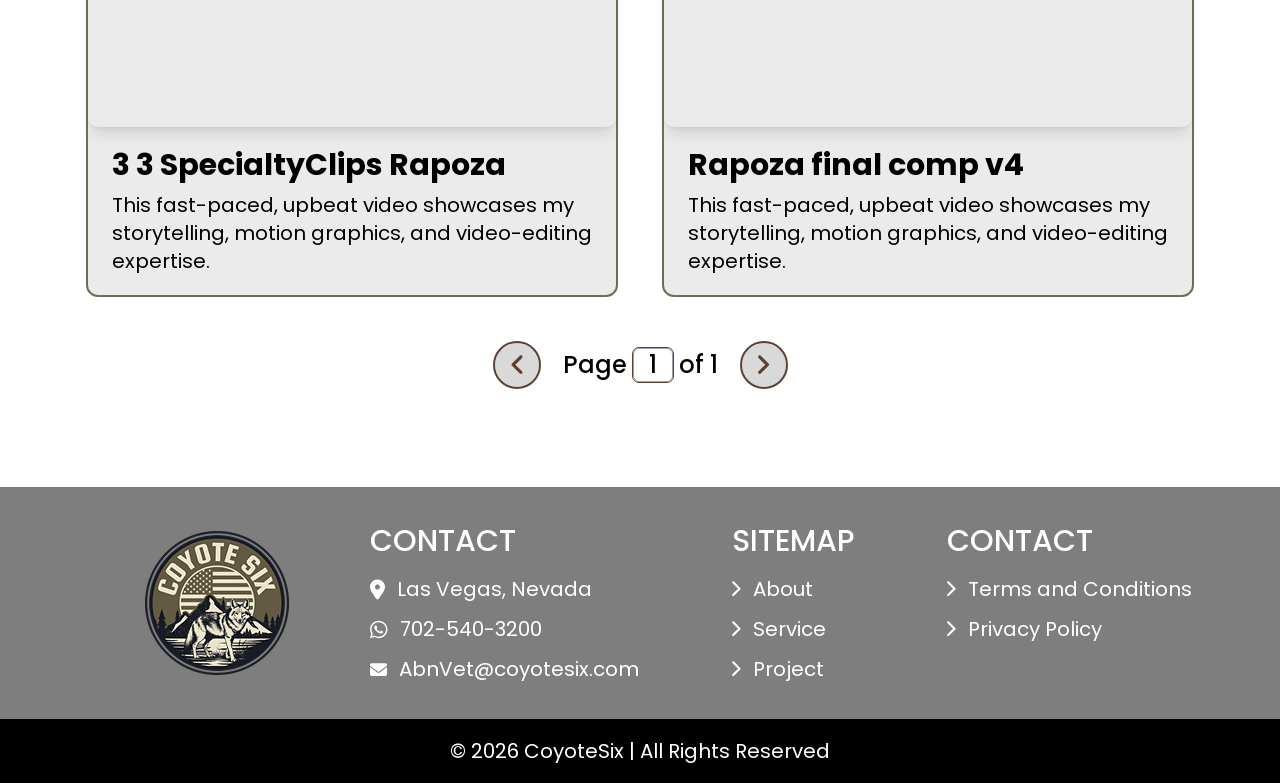
<file: src/portfolio.html>
<!DOCTYPE html>
<html lang="en" data-theme="light" class="scroll-smooth">
  <head>
    <meta charset="UTF-8" />
    <meta name="viewport" content="width=device-width, initial-scale=1.0" />
    <title>CoyoteSix | Portfolio</title>
    <link rel="shortcut icon" href="./img/favicon.ico" type="image/x-icon" />

    <!-- google font  -->
    <link rel="preconnect" href="https://fonts.googleapis.com" />
    <link rel="preconnect" href="https://fonts.gstatic.com" crossorigin />
    <link
      href="https://fonts.googleapis.com/css2?family=Poppins:ital,wght@0,100;0,200;0,300;0,400;0,500;0,600;0,700;0,800;0,900;1,100;1,200;1,300;1,400;1,500;1,600;1,700;1,800;1,900&display=swap"
      rel="stylesheet"
    />

    <link rel="stylesheet" href="./css/style.min.css" />
    <style>
      /* Hide arrows for input[type="number"] in Chrome, Safari, Edge */
      input[type="number"]::-webkit-inner-spin-button,
      input[type="number"]::-webkit-outer-spin-button {
        -webkit-appearance: none;
        margin: 0;
      }

      /* Hide arrows in Firefox */
      input[type="number"] {
        -moz-appearance: textfield;
      }
    </style>
  </head>

  <body class="font-poppins text-black">
    <!-- header start -->
    <header id="header" class="white-10 sticky top-0 z-90">
      <nav
        class="container mx-auto flex items-center justify-between px-4 lg:px-12 py-3"
      >
        <!-- Logo -->
        <a href="./index.html" class="flex-shrink-0">
          <img
            src="./img/header-logo.png"
            alt="Logo"
            class="max-w-14 max-h-14 md:max-h-16.5 md:max-w-16.5 rounded-full"
          />
        </a>

        <!-- Navigation Links -->
        <div id="nav-links" class="hidden md:flex space-x-8">
          <a
            href="./index.html"
            class="text-black hover:text-secondary font-medium uppercase"
            >Home</a
          >
          <a
            href="./about.html"
            class="text-black hover:text-secondary font-medium uppercase"
            >About</a
          >
          <a
            href="./resume.html"
            class="text-black hover:text-secondary font-medium uppercase"
            >Resume</a
          >
          <a
            href="./portfolio.html"
            class="text-secondary hover:text-secondary font-medium uppercase"
            >Portfolio</a
          >

          <a
            href="./contact.html"
            class="text-black hover:text-secondary font-medium uppercase"
            >Contact</a
          >
        </div>

        <!-- Social Icons + Hamburger -->
        <div class="flex items-center space-x-4">
          <!-- Social Icons (hidden on mobile) -->
          <div class="hidden md:flex space-x-3">
            <a href="#" class="hover:animate-bounce-top">
              <img
                src="./img/facebook-header.svg"
                alt="Facebook"
                class="w-[23px]"
              />
            </a>
            <a
              href="https://www.instagram.com/coyotesixmedia/"
              class="hover:animate-bounce-top"
            >
              <img
                src="./img/instagram-header.svg"
                alt="Instagram"
                class="w-[23px]"
              />
            </a>
            <a
              href="https://www.youtube.com/@CoyoteSix"
              class="hover:animate-bounce-top"
            >
              <img
                src="./img/twitter-header.svg"
                alt="Twitter"
                class="w-[23px]"
              />
            </a>
            <a href="#" class="hover:animate-bounce-top">
              <img
                src="./img/youtube-header.svg"
                alt="YouTube"
                class="w-[23px]"
              />
            </a>
          </div>

          <!-- Hamburger Menu Button -->
          <button
            id="hamburger-button"
            class="md:hidden text-gray-700 focus:outline-none"
          >
            <svg
              class="w-7 h-7"
              fill="none"
              stroke="currentColor"
              viewBox="0 0 24 24"
            >
              <path
                stroke-linecap="round"
                stroke-linejoin="round"
                stroke-width="2"
                d="M4 6h16M4 12h16m-7 6h7"
              />
            </svg>
          </button>
        </div>
      </nav>

      <!-- Mobile Menu -->
      <div
        id="mobile-menu"
        class="hidden md:hidden flex flex-col items-center bg-white shadow-md py-4 space-y-4"
      >
        <a
          href="./index.html"
          class="text-black hover:text-secondary font-medium uppercase text-base"
          >Home</a
        >
        <a
          href="./about.html"
          class="text-black hover:text-secondary font-medium uppercase text-base"
          >About</a
        >
        <a
          href="./resume.html"
          class="text-black hover:text-secondary font-medium uppercase text-base"
          >Resume</a
        >
        <a
          href="./portfolio.html"
          class="text-secondary hover:text-secondary font-medium uppercase text-base"
          >Portfolio</a
        >

        <a
          href="./contact.html"
          class="text-black hover:text-secondary font-medium uppercase text-base"
          >Contact</a
        >
      </div>
    </header>
    <!-- header end -->
    <main>
      <!-- banner start  -->
      <section
        class="resume bg-cover bg-no-repeat bg-bottom relative py-20 lg:py-[82px]"
      >
        <div class="container px-4 lg:px-12 mx-auto">
          <div class="flex flex-col justify-center items-center text-center">
            <h1
              class="text-3xl lg:text-5xl font-bold text-primary border-b-[5px] border-primary pb-1"
            >
              &nbsp;Portfolio&nbsp;
            </h1>
            <div class="mt-6 lg:mt-11 max-w-[977px]">
              <p class="text-black text-base font-normal">
                Explore examples of my work, from Communications and Media
                Technology projects to personal content highlighting my
                storytelling, videography, and video-editing expertise.
              </p>
            </div>
          </div>
        </div>
      </section>
      <!-- banner end -->
      <!-- Portfolio start  -->
      <section class="portfolio md:py-[100px] py-20">
        <div class="container mx-auto px-4 xl:px-12">
          <div
            id="portfolio-items"
            class="grid grid-cols-1 lg:grid-cols-2 gap-8 lg:gap-12"
          >
            <!-- Portfolio items will be injected here dynamically -->
          </div>

          <!-- pagination navigasion -->
          <div
            class="flex flex-row justify-center items-center mt-12 space-x-5 lg:space-x-6"
          >
            <button
              class="left-arrow-btn w-11 h-11 rounded-full outline-2 outline-primary bg-[#D9D9D9] flex justify-center items-center cursor-pointer"
            >
              <img src="./img/left-arrow.svg" alt="arrow" />
            </button>
            <div>
              <p class="text-black text-xl lg:text-2xl font-medium">
                Page
                <input
                  type="number"
                  id="current-pages"
                  class="w-8 lg:w-10 text-center py-0 px-2 outline-1 outline-primary rounded-[6px] border border-gray-400"
                  min="1"
                  value="1"
                />
                of <span id="total-pages">10</span>
              </p>
            </div>
            <button
              class="right-arrow-btn w-11 h-11 rounded-full outline-2 outline-primary bg-[#D9D9D9] flex justify-center items-center cursor-pointer"
            >
              <img src="./img/right-arrow.svg" alt="arrow" />
            </button>
          </div>
        </div>
      </section>
      <!-- Portfolio end -->
    </main>
    <footer class="bg-[#7E7E7E]">
      <div class="container mx-auto px-4 xl:px-12 py-9">
        <div class="grid grid-cols-1 lg:grid-cols-12 md:gap-6 gap-y-10">
          <a
            href="./index.html"
            class="col-span-1 lg:col-span-3 flex items-center flex-wrap justify-center"
          >
            <img
              src="./img/footer-logo.png"
              alt="footer-logo"
              class="max-w-full"
            />
          </a>
          <div
            class="col-span-1 lg:col-span-9 flex md:flex-row flex-col flex-wrap justify-between items-start md:gap-4 gap-y-10"
          >
            <!-- single item start  -->
            <div class="">
              <h4 class="text-white md:text-3xl text-xl font-medium">
                CONTACT
              </h4>
              <ul class="flex flex-col gap-3 mt-4">
                <li class="">
                  <a
                    href=""
                    class="flex flex-row gap-3 items-center text-white text-base md:text-xl font-normal group"
                  >
                    <img
                      src="./img/location.svg"
                      alt="phone"
                      class="max-w-full"
                    />
                    <span class="group-hover:underline">Las Vegas, Nevada</span>
                  </a>
                </li>

                <li>
                  <a
                    href="tel:702-540-3200"
                    class="flex flex-row gap-3 items-center text-white text-base md:text-xl font-normal group"
                  >
                    <img
                      src="./img/whatsapp.svg"
                      alt="phone"
                      class="max-w-full"
                    />
                    <span class="group-hover:underline">702-540-3200</span>
                  </a>
                </li>
                <li>
                  <a
                    href="mailto:AbnVet@coyotesix.com"
                    class="flex flex-row gap-3 items-center text-white text-base md:text-xl font-normal group"
                  >
                    <img src="./img/email.svg" alt="phone" class="max-w-full" />
                    <span class="group-hover:underline"
                      >AbnVet@coyotesix.com</span
                    >
                  </a>
                </li>
              </ul>
            </div>
            <!-- single item end  -->

            <!-- single item start  -->
            <div class="">
              <h4 class="text-white md:text-3xl text-xl font-medium">
                SITEMAP
              </h4>
              <ul class="flex flex-col gap-3 mt-4">
                <li class="">
                  <a
                    href="./about.html"
                    class="flex flex-row gap-3 items-center text-white text-base md:text-xl font-normal group"
                  >
                    <img src="./img/arrow.svg" alt="phone" class="max-w-full" />
                    <span class="group-hover:underline">About</span>
                  </a>
                </li>
                <li class="">
                  <a
                    href="./index.html#services-offers"
                    class="flex flex-row gap-3 items-center text-white text-base md:text-xl font-normal group"
                  >
                    <img src="./img/arrow.svg" alt="phone" class="max-w-full" />
                    <span class="group-hover:underline">Service</span>
                  </a>
                </li>
                <li class="">
                  <a
                    href="./portfolio.html"
                    class="flex flex-row gap-3 items-center text-white text-base md:text-xl font-normal group"
                  >
                    <img src="./img/arrow.svg" alt="phone" class="max-w-full" />
                    <span class="group-hover:underline">Project</span>
                  </a>
                </li>
              </ul>
            </div>
            <!-- single item end  -->
            <!-- single item start  -->
            <div class="">
              <h4 class="text-white md:text-3xl text-xl font-medium">
                CONTACT
              </h4>
              <ul class="flex flex-col gap-3 mt-4">
                <li class="">
                  <a
                    href=""
                    class="flex flex-row gap-3 items-center text-white text-base md:text-xl font-normal group"
                  >
                    <img src="./img/arrow.svg" alt="phone" class="max-w-full" />
                    <span class="group-hover:underline"
                      >Terms and Conditions</span
                    >
                  </a>
                </li>
                <li class="">
                  <a
                    href=""
                    class="flex flex-row gap-3 items-center text-white text-base md:text-xl font-normal group"
                  >
                    <img src="./img/arrow.svg" alt="phone" class="max-w-full" />
                    <span class="group-hover:underline">Privacy Policy</span>
                  </a>
                </li>
              </ul>
            </div>
            <!-- single item end  -->
          </div>
        </div>
      </div>
      <!-- copyright  -->
      <div class="text-center py-[18px] bg-black">
        <p class="text-white md:text-xl text-base font-normal">
          © <span id="year"></span> CoyoteSix | All Rights Reserved
        </p>
      </div>
    </footer>
    <script>
      const items = [
        {
          title: "Rapoza Assn 10 2 V3",
          description:
            "This fast-paced, upbeat video showcases my storytelling, motion graphics, and video-editing expertise.",
          videoUrl: "https://www.youtube.com/embed/kQAxnWnsPJw?si=WVLzDoHoHYpFmAkf",
        },
        {
          title: "Rapoza VGN Golf",
          description:
            "This fast-paced, upbeat video showcases my storytelling, motion graphics, and video-editing expertise.",
          videoUrl: "https://www.youtube.com/embed/U1bH2eDJOAk?si=xpIGn1R9epdi_YFC",
        },
        {
          title: "Gary Rapoza Sphere LasVegas",
          description:
            "This fast-paced, upbeat video showcases my storytelling, motion graphics, and video-editing expertise.",
          videoUrl: "https://www.youtube.com/embed/45xYqWIcZv8?si=uGr69ikQhexTwhQ3",
        },
        {
          title: "GaryRapoza Package V3",
          description:
            "This fast-paced, upbeat video showcases my storytelling, motion graphics, and video-editing expertise.",
          videoUrl: "https://www.youtube.com/embed/WLFcZRYMqSI?si=0zKyRt8vAP-H4dTA",
        },
        {
          title: "3 3 SpecialtyClips Rapoza",
          description:
            "This fast-paced, upbeat video showcases my storytelling, motion graphics, and video-editing expertise.",
          videoUrl: "https://www.youtube.com/embed/zc01C1Pf26I?si=AY8QmcuzSQxdROML",
        },
        {
          title: "Rapoza final comp v4",
          description:
            "This fast-paced, upbeat video showcases my storytelling, motion graphics, and video-editing expertise.",
          videoUrl: "https://www.youtube.com/embed/BWvZTMrwajE?si=_86vsbGWT5v5ItLr",
        },
        // Repeat this object or add new ones for more items
        // Example: 20 items
      ];

      const itemsPerPage = 8;
      let currentPage = 1;

      function renderItems() {
        const start = (currentPage - 1) * itemsPerPage;
        const end = start + itemsPerPage;
        const currentItems = items.slice(start, end);

        const portfolioContainer = document.getElementById("portfolio-items");
        portfolioContainer.innerHTML = "";

        currentItems.forEach((item) => {
          const itemHTML = `
      <div class="col-span-1">
        <div class="bg-stone-700/10 rounded-[10px] outline-2 outline-secondary">
          <div class="md:aspect-[calc(4*3+1)/6.5] aspect-[calc(4*3+1)/9.5]">
            <iframe
              src="${item.videoUrl}"
              title="YouTube video player"
              frameborder="0"
              loading="lazy"
              allow="accelerometer; autoplay; clipboard-write; encrypted-media; gyroscope; picture-in-picture; web-share"
              referrerpolicy="strict-origin-when-cross-origin"
              allowfullscreen
              class="w-full h-full rounded-[10px] shadow-lg"
            ></iframe>
          </div>
          <div class="py-5 px-4 lg:px-6">
            <h2 class="text-black text-xl md:text-3xl font-bold mb-2">${item.title}</h2>
            <p class="text-black text-base md:text-xl font-normal">${item.description}</p>
          </div>
        </div>
      </div>`;
          portfolioContainer.insertAdjacentHTML("beforeend", itemHTML);
        });

        // Update input value
        document.getElementById("current-pages").value = currentPage;
        document.getElementById("total-pages").textContent = Math.ceil(
          items.length / itemsPerPage
        );
      }

      function nextPage() {
        if (currentPage * itemsPerPage < items.length) {
          currentPage++;
          renderItems();
        }
      }

      function prevPage() {
        if (currentPage > 1) {
          currentPage--;
          renderItems();
        }
      }

      function handlePageInput(e) {
        const value = parseInt(e.target.value);
        const totalPages = Math.ceil(items.length / itemsPerPage);

        if (!isNaN(value) && value >= 1 && value <= totalPages) {
          currentPage = value;
          renderItems();
        }
      }

      document
        .querySelector(".right-arrow-btn")
        .addEventListener("click", nextPage);
      document
        .querySelector(".left-arrow-btn")
        .addEventListener("click", prevPage);
      document
        .getElementById("current-pages")
        .addEventListener("change", handlePageInput);

      renderItems();
    </script>

    <script src="./js/index.js"></script>
  </body>
</html>
</file>
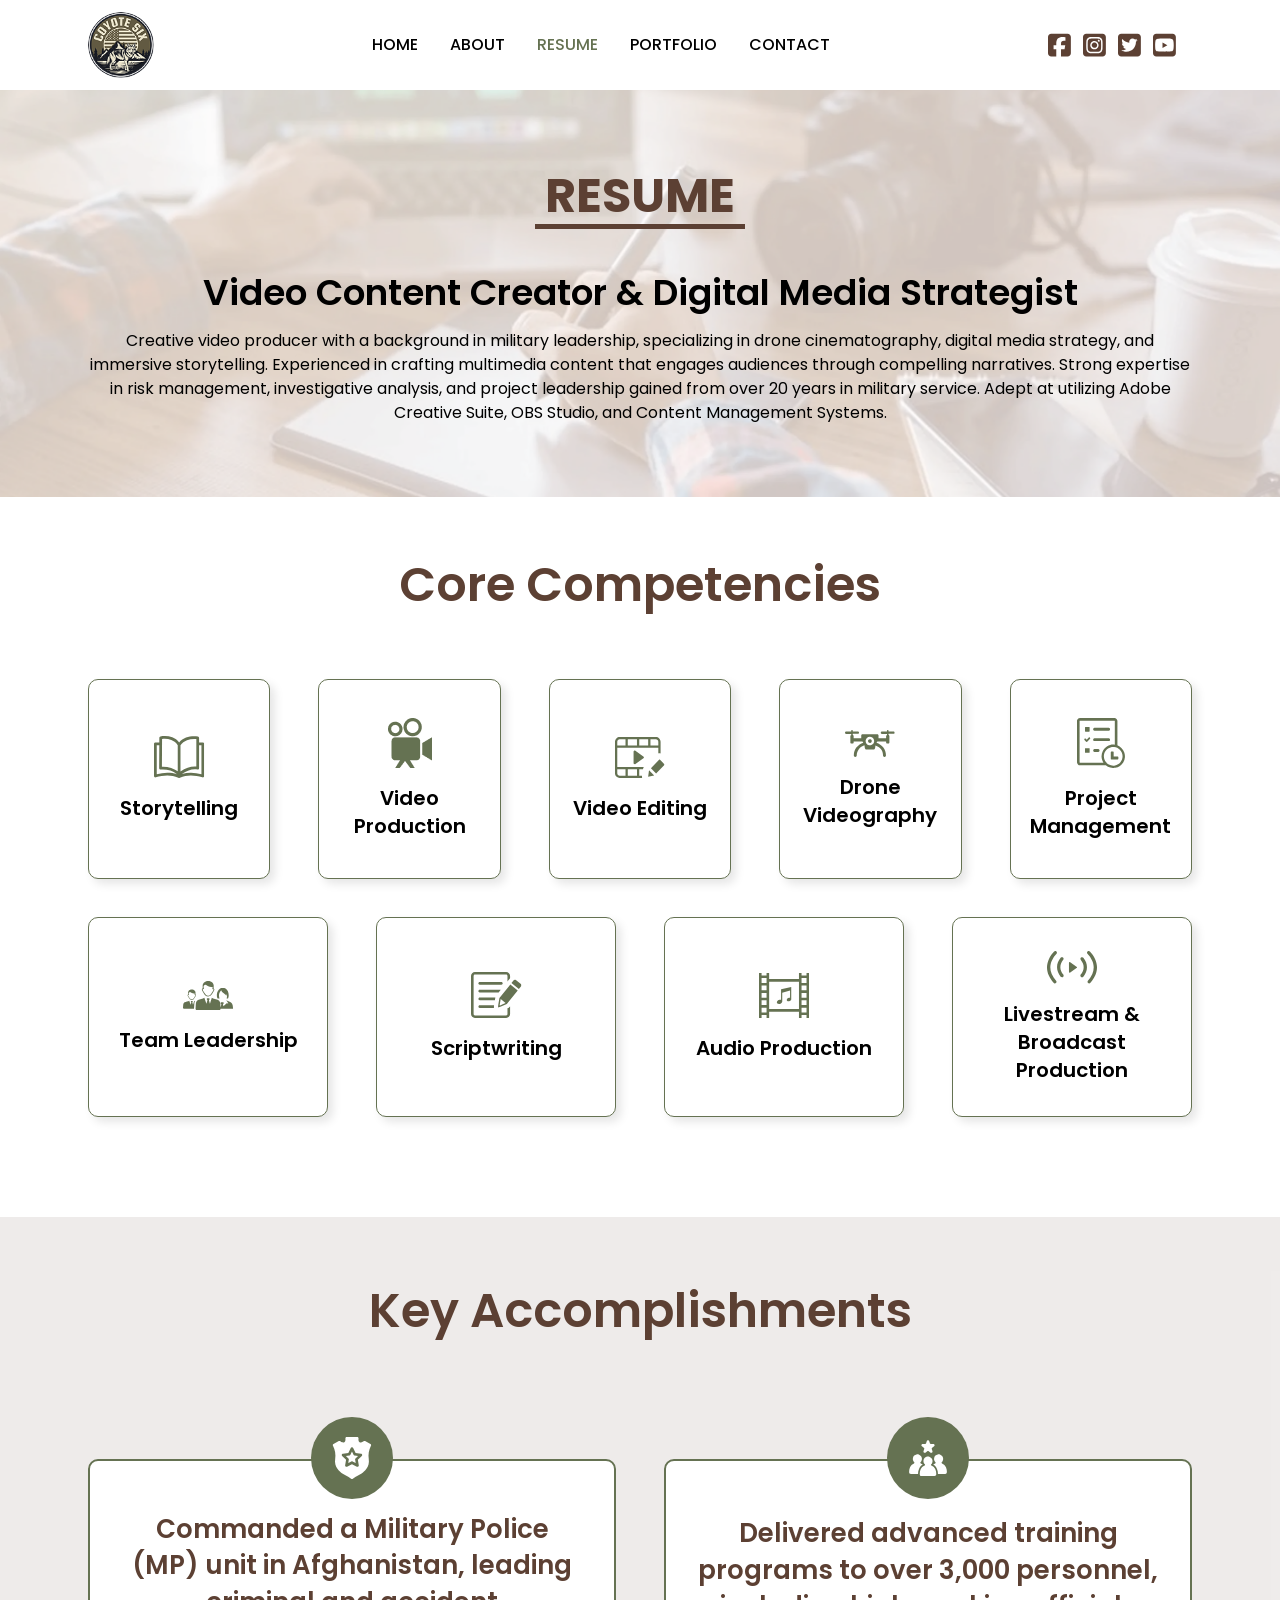
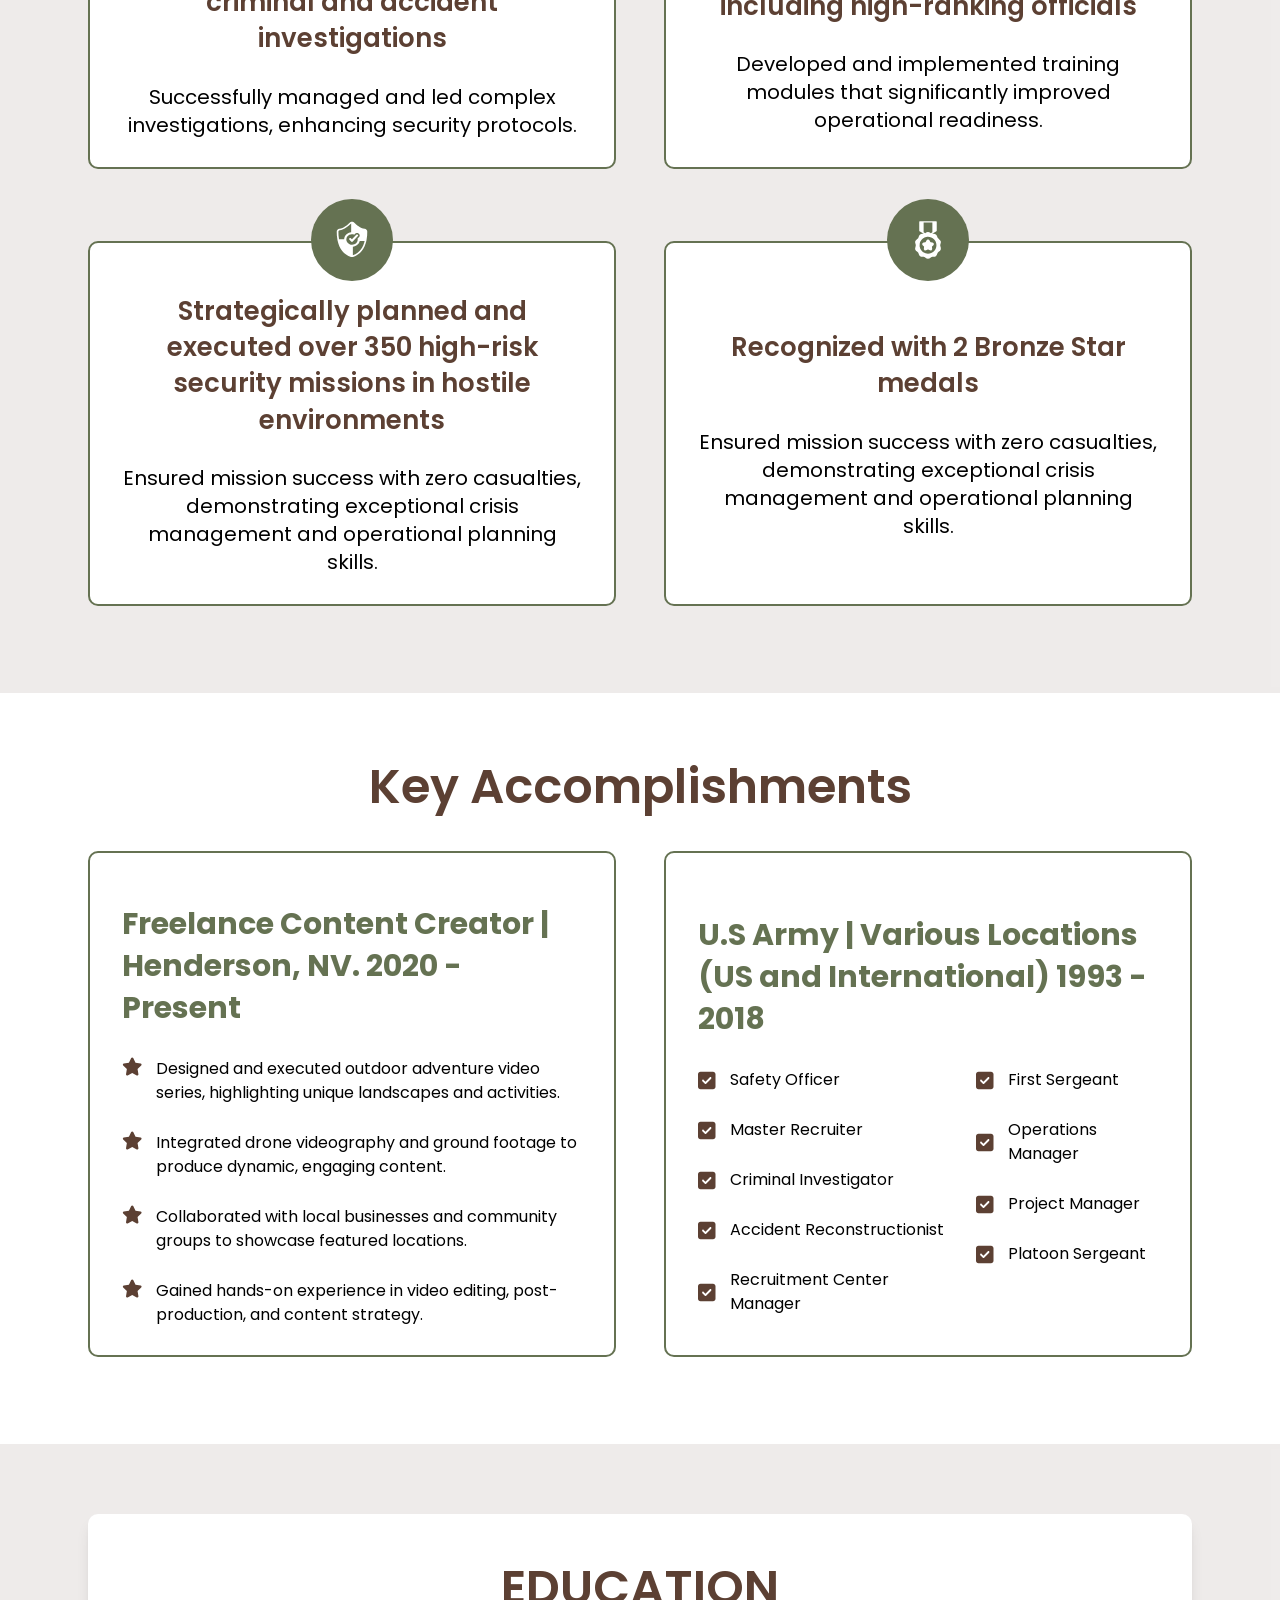
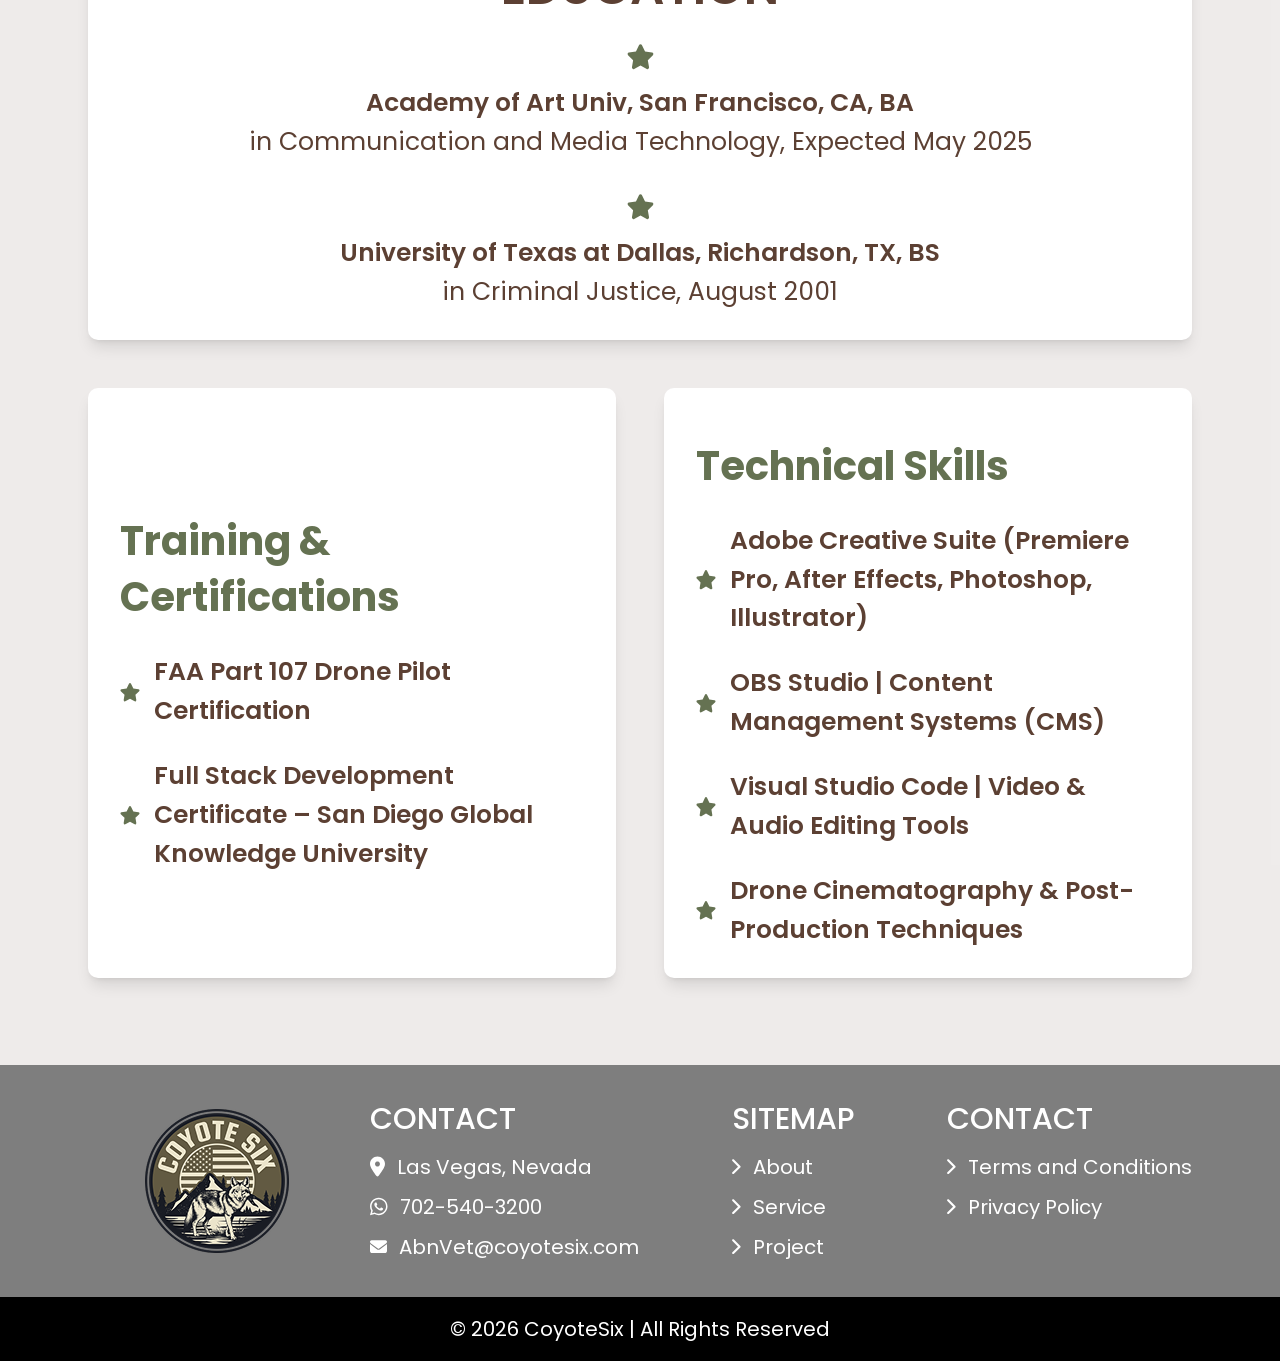
<file: src/resume.html>
<!DOCTYPE html>
<html lang="en" data-theme="light" class="scroll-smooth">
  <head>
    <meta charset="UTF-8" />
    <meta name="viewport" content="width=device-width, initial-scale=1.0" />
    <title>CoyoteSix | Resume</title>
    <link rel="shortcut icon" href="./img/favicon.ico" type="image/x-icon" />

    <!-- google font  -->
    <link rel="preconnect" href="https://fonts.googleapis.com" />
    <link rel="preconnect" href="https://fonts.gstatic.com" crossorigin />
    <link
      href="https://fonts.googleapis.com/css2?family=Poppins:ital,wght@0,100;0,200;0,300;0,400;0,500;0,600;0,700;0,800;0,900;1,100;1,200;1,300;1,400;1,500;1,600;1,700;1,800;1,900&display=swap"
      rel="stylesheet"
    />

    <link rel="stylesheet" href="./css/style.min.css" />
  </head>

  <body class="font-poppins text-black">
    <!-- header start -->
    <header id="header" class="white-10 sticky top-0 z-90">
      <nav
        class="container mx-auto flex items-center justify-between px-4 lg:px-12 py-3"
      >
        <!-- Logo -->
        <a href="./index.html" class="flex-shrink-0">
          <img
            src="./img/header-logo.png"
            alt="Logo"
            class="max-w-14 max-h-14 md:max-h-16.5 md:max-w-16.5 rounded-full"
          />
        </a>

        <!-- Navigation Links -->
        <div id="nav-links" class="hidden md:flex space-x-8">
          <a
            href="./index.html"
            class="text-black hover:text-secondary font-medium uppercase"
            >Home</a
          >
          <a
            href="./about.html"
            class="text-black hover:text-secondary font-medium uppercase"
            >About</a
          >
          <a
            href="./resume.html"
            class="text-secondary hover:text-secondary font-medium uppercase"
            >Resume</a
          >
          <a
            href="./portfolio.html"
            class="text-black hover:text-secondary font-medium uppercase"
            >Portfolio</a
          >

          <a
            href="./contact.html"
            class="text-black hover:text-secondary font-medium uppercase"
            >Contact</a
          >
        </div>

        <!-- Social Icons + Hamburger -->
        <div class="flex items-center space-x-4">
          <!-- Social Icons (hidden on mobile) -->
          <div class="hidden md:flex space-x-3">
            <a href="#" class="hover:animate-bounce-top">
              <img
                src="./img/facebook-header.svg"
                alt="Facebook"
                class="w-[23px]"
              />
            </a>
            <a
              href="https://www.instagram.com/coyotesixmedia/"
              class="hover:animate-bounce-top"
            >
              <img
                src="./img/instagram-header.svg"
                alt="Instagram"
                class="w-[23px]"
              />
            </a>
            <a
              href="https://www.youtube.com/@CoyoteSix"
              class="hover:animate-bounce-top"
            >
              <img
                src="./img/twitter-header.svg"
                alt="Twitter"
                class="w-[23px]"
              />
            </a>
            <a href="#" class="hover:animate-bounce-top">
              <img
                src="./img/youtube-header.svg"
                alt="YouTube"
                class="w-[23px]"
              />
            </a>
          </div>

          <!-- Hamburger Menu Button -->
          <button
            id="hamburger-button"
            class="md:hidden text-gray-700 focus:outline-none"
          >
            <svg
              class="w-7 h-7"
              fill="none"
              stroke="currentColor"
              viewBox="0 0 24 24"
            >
              <path
                stroke-linecap="round"
                stroke-linejoin="round"
                stroke-width="2"
                d="M4 6h16M4 12h16m-7 6h7"
              />
            </svg>
          </button>
        </div>
      </nav>

      <!-- Mobile Menu -->
      <div
        id="mobile-menu"
        class="hidden md:hidden flex flex-col items-center bg-white shadow-md py-4 space-y-4"
      >
        <a
          href="./index.html"
          class="text-black hover:text-secondary font-medium uppercase text-base"
          >Home</a
        >
        <a
          href="./about.html"
          class="text-black hover:text-secondary font-medium uppercase text-base"
          >About</a
        >
        <a
          href="./resume.html"
          class="text-secondary hover:text-secondary font-medium uppercase text-base"
          >Resume</a
        >
        <a
          href="./portfolio.html"
          class="text-black hover:text-secondary font-medium uppercase text-base"
          >Portfolio</a
        >

        <a
          href="./contact.html"
          class="text-black hover:text-secondary font-medium uppercase text-base"
          >Contact</a
        >
      </div>
    </header>
    <!-- header end -->
    <main>
      <!-- banner start  -->
      <section
        class="resume bg-cover bg-no-repeat bg-bottom relative pt-[40px] pb-[36px] lg:pt-[82px] lg:pb-[72px]"
      >
        <div class="container px-4 lg:px-12 mx-auto">
          <div class="flex flex-col justify-center items-center text-center">
            <h1
              class="text-3xl lg:text-5xl font-bold text-primary border-b-[5px] border-primary pb-1"
            >
              &nbsp;RESUME&nbsp;
            </h1>
            <div class="mt-6 lg:mt-11 max-w-[1299px]">
              <h2 class="text-xl lg:text-4xl font-semibold text-black">
                Video Content Creator & Digital Media Strategist
              </h2>
              <p class="text-black text-base font-normal mt-3 lg:mt-4">
                Creative video producer with a background in military
                leadership, specializing in drone cinematography, digital media
                strategy, and immersive storytelling. Experienced in crafting
                multimedia content that engages audiences through compelling
                narratives. Strong expertise in risk management, investigative
                analysis, and project leadership gained from over 20 years in
                military service. Adept at utilizing Adobe Creative Suite, OBS
                Studio, and Content Management Systems.
              </p>
            </div>
          </div>
        </div>
      </section>
      <!-- banner end -->

      <!-- Services Offered start  -->
      <section class="services pt-16 md:pb-[100px] pb-20">
        <div class="container mx-auto px-4 xl:px-12">
          <h2
            class="text-primary text-3xl md:text-5xl font-semibold text-center"
          >
            Core Competencies
          </h2>
          <div
            class="grid grid-cols-2 lg:grid-cols-5 xl:gap-x-12 gap-x-4 xl:gap-y-9 gap-y-4 md:mt-[70px] mt-10"
          >
            <!-- single item start  -->
            <div class="col-span-1">
              <div
                class="w-full h-[200px] p-5 text-center flex gap-4 flex-col justify-center align-middle items-center bg-white rounded-[10px] shadow-[5px_5px_10px_0px_rgba(0,0,0,0.10)] border border-secondary"
              >
                <img
                  src="./img/book-icon.svg"
                  alt="book-icon"
                  class="max-w-full mx-auto"
                />
                <h4 class="text-black text-base md:text-xl font-semibold">
                  Storytelling
                </h4>
              </div>
            </div>
            <!-- single item end  -->
            <!-- single item start  -->
            <div class="col-span-1">
              <div
                class="w-full h-[200px] p-5 text-center flex gap-4 flex-col justify-center align-middle items-center bg-white rounded-[10px] shadow-[5px_5px_10px_0px_rgba(0,0,0,0.10)] border border-secondary"
              >
                <img
                  src="./img/movie-icon.png"
                  alt="book-icon"
                  class="max-w-full mx-auto"
                />
                <h4 class="text-black text-base md:text-xl font-semibold">
                  Video Production
                </h4>
              </div>
            </div>
            <!-- single item end  -->

            <!-- single item start  -->
            <div class="col-span-1">
              <div
                class="w-full h-[200px] p-5 text-center flex gap-4 flex-col justify-center align-middle items-center bg-white rounded-[10px] shadow-[5px_5px_10px_0px_rgba(0,0,0,0.10)] border border-secondary"
              >
                <img
                  src="./img/edit-icon.svg"
                  alt="book-icon"
                  class="max-w-full mx-auto"
                />
                <h4 class="text-black text-base md:text-xl font-semibold">
                  Video Editing
                </h4>
              </div>
            </div>
            <!-- single item end  -->
            <!-- single item start  -->
            <div class="col-span-1">
              <div
                class="w-full h-[200px] p-5 text-center flex gap-4 flex-col justify-center align-middle items-center bg-white rounded-[10px] shadow-[5px_5px_10px_0px_rgba(0,0,0,0.10)] border border-secondary"
              >
                <img
                  src="./img/drone-icon.svg"
                  alt="book-icon"
                  class="max-w-full mx-auto"
                />
                <h4 class="text-black text-base md:text-xl font-semibold">
                  Drone <br />
                  Videography
                </h4>
              </div>
            </div>
            <!-- single item end  -->

            <!-- single item start  -->
            <div class="col-span-1">
              <div
                class="w-full h-[200px] p-5 text-center flex gap-4 flex-col justify-center align-middle items-center bg-white rounded-[10px] shadow-[5px_5px_10px_0px_rgba(0,0,0,0.10)] border border-secondary"
              >
                <img
                  src="./img/history-icon.svg"
                  alt="book-icon"
                  class="max-w-full mx-auto"
                />
                <h4 class="text-black text-base md:text-xl font-semibold">
                  Project Management
                </h4>
              </div>
            </div>
            <!-- single item end  -->
            <!-- single item start  -->
            <div class="col-span-1 block lg:hidden">
              <div
                class="w-full h-[200px] p-5 text-center flex gap-4 flex-col justify-center align-middle items-center bg-white rounded-[10px] shadow-[5px_5px_10px_0px_rgba(0,0,0,0.10)] border border-secondary"
              >
                <img
                  src="./img/team-icon.svg"
                  alt="book-icon"
                  class="max-w-full mx-auto"
                />
                <h4 class="text-black text-base md:text-xl font-semibold">
                  Team Leadership
                </h4>
              </div>
            </div>
            <!-- single item end  -->

            <!-- single item start  -->
            <div class="col-span-1 block lg:hidden">
              <div
                class="w-full h-[200px] p-5 text-center flex gap-4 flex-col justify-center align-middle items-center bg-white rounded-[10px] shadow-[5px_5px_10px_0px_rgba(0,0,0,0.10)] border border-secondary"
              >
                <img
                  src="./img/writing-icon.svg"
                  alt="book-icon"
                  class="max-w-full mx-auto"
                />
                <h4 class="text-black text-base md:text-xl font-semibold">
                  Scriptwriting
                </h4>
              </div>
            </div>
            <!-- single item end  -->
            <!-- single item start  -->
            <div class="col-span-1 block lg:hidden">
              <div
                class="w-full h-[200px] p-5 text-center flex gap-4 flex-col justify-center align-middle items-center bg-white rounded-[10px] shadow-[5px_5px_10px_0px_rgba(0,0,0,0.10)] border border-secondary"
              >
                <img
                  src="./img/music-icon.svg"
                  alt="book-icon"
                  class="max-w-full mx-auto"
                />
                <h4 class="text-black text-base md:text-xl font-semibold">
                  Audio Production
                </h4>
              </div>
            </div>
            <!-- single item end  -->

            <!-- single item start  -->
            <div class="col-span-1 block lg:hidden">
              <div
                class="w-full h-[200px] p-5 text-center flex gap-4 flex-col justify-center align-middle items-center bg-white rounded-[10px] shadow-[5px_5px_10px_0px_rgba(0,0,0,0.10)] border border-secondary"
              >
                <img
                  src="./img/livestream.svg"
                  alt="book-icon"
                  class="max-w-full mx-auto"
                />
                <h4 class="text-black text-base md:text-xl font-semibold">
                  Livestream & Broadcast Production
                </h4>
              </div>
            </div>
            <!-- single item end  -->
          </div>
          <!-- 2nd -->
          <div
            class="hidden lg:grid grid-cols-2 lg:grid-cols-4 xl:gap-x-12 gap-x-4 xl:gap-y-9 gap-y-4 md:mt-[38px] justify-items-center max-w-[770px] xl:max-w-[1140px] mx-auto"
          >
            <!-- single item start  -->
            <div class="col-span-1 min-w-full min-h-full">
              <div
                class="w-full h-[200px] p-5 text-center flex gap-4 flex-col justify-center align-middle items-center bg-white rounded-[10px] shadow-[5px_5px_10px_0px_rgba(0,0,0,0.10)] border border-secondary"
              >
                <img
                  src="./img/team-icon.svg"
                  alt="book-icon"
                  class="max-w-full mx-auto"
                />
                <h4 class="text-black text-base md:text-xl font-semibold">
                  Team Leadership
                </h4>
              </div>
            </div>
            <!-- single item end  -->

            <!-- single item start  -->
            <div class="col-span-1 min-w-full min-h-full">
              <div
                class="w-full h-[200px] p-5 text-center flex gap-4 flex-col justify-center align-middle items-center bg-white rounded-[10px] shadow-[5px_5px_10px_0px_rgba(0,0,0,0.10)] border border-secondary"
              >
                <img
                  src="./img/writing-icon.svg"
                  alt="book-icon"
                  class="max-w-full mx-auto"
                />
                <h4 class="text-black text-base md:text-xl font-semibold">
                  Scriptwriting
                </h4>
              </div>
            </div>
            <!-- single item end  -->
            <!-- single item start  -->
            <div class="col-span-1 min-w-full min-h-full">
              <div
                class="w-full h-[200px] p-5 text-center flex gap-4 flex-col justify-center align-middle items-center bg-white rounded-[10px] shadow-[5px_5px_10px_0px_rgba(0,0,0,0.10)] border border-secondary"
              >
                <img
                  src="./img/music-icon.svg"
                  alt="book-icon"
                  class="max-w-full mx-auto"
                />
                <h4 class="text-black text-base md:text-xl font-semibold">
                  Audio Production
                </h4>
              </div>
            </div>
            <!-- single item end  -->

            <!-- single item start  -->
            <div class="col-span-1 min-w-full min-h-full">
              <div
                class="w-full h-[200px] p-5 text-center flex gap-4 flex-col justify-center align-middle items-center bg-white rounded-[10px] shadow-[5px_5px_10px_0px_rgba(0,0,0,0.10)] border border-secondary"
              >
                <img
                  src="./img/livestream.svg"
                  alt="book-icon"
                  class="max-w-full mx-auto"
                />
                <h4 class="text-black text-base md:text-xl font-semibold">
                  Livestream & Broadcast Production
                </h4>
              </div>
            </div>
            <!-- single item end  -->
          </div>
        </div>
      </section>
      <!-- Services Offered end -->

      <!-- key start  -->
      <section
        class="py-[44px] lg:pt-[70px] lg:pb-[87px] bg-primary/10"
        id="keyAccomp"
      >
        <div class="container px-4 xl:px-12 mx-auto text-center">
          <h2
            class="text-primary text-3xl md:text-5xl font-semibold text-center"
          >
            Key Accomplishments
          </h2>
          <!-- grid -->
          <div
            class="grid grid-cols-1 lg:grid-cols-2 gap-x-12 gap-y-16 xl:gap-y-18 mt-18 lg:mt-31"
          >
            <!-- item 1 -->
            <div
              class="flex flex-col justify-center items-center relative border-[2px] border-secondary rounded-[10px] bg-white px-6 pb-5 pt-12 lg:px-8 lg:pt-12.5 lg:pb-7"
            >
              <!-- icon -->
              <div
                class="min-w-16 min-h-16 lg:min-w-20.5 lg:min-h-20.5 rounded-full bg-secondary flex justify-center items-center absolute -top-9 lg:-top-11"
              >
                <img
                  src="./img/military.svg"
                  alt="military"
                  class="max-w-8 lg:min-w-10"
                />
              </div>
              <!-- content -->
              <h3 class="text-xl lg:text-[26px] text-primary font-semibold">
                Commanded a Military Police (MP) unit in Afghanistan, leading
                criminal and accident investigations
              </h3>
              <p class="text-base lg:text-xl text-black mt-5 lg:mt-[26px]">
                Successfully managed and led complex investigations, enhancing
                security protocols.
              </p>
            </div>
            <!-- item 2 -->
            <div
              class="flex flex-col justify-center items-center relative border-[2px] border-secondary rounded-[10px] bg-white px-6 pb-5 pt-12 lg:px-8 lg:pt-12.5 lg:pb-7"
            >
              <!-- icon -->
              <div
                class="min-w-16 min-h-16 lg:min-w-20.5 lg:min-h-20.5 rounded-full bg-secondary flex justify-center items-center absolute -top-9 lg:-top-11"
              >
                <img
                  src="./img/tranining.svg"
                  alt="military"
                  class="max-w-8 lg:min-w-10"
                />
              </div>
              <!-- content -->
              <h3 class="text-xl lg:text-[26px] text-primary font-semibold">
                Delivered advanced training programs to over 3,000 personnel,
                including high-ranking officials
              </h3>
              <p class="text-base lg:text-xl text-black mt-5 lg:mt-[26px]">
                Developed and implemented training modules that significantly
                improved operational readiness.
              </p>
            </div>
            <!-- item 3 -->
            <div
              class="flex flex-col justify-center items-center relative border-[2px] border-secondary rounded-[10px] bg-white px-6 pb-5 pt-12 lg:px-8 lg:pt-12.5 lg:pb-7"
            >
              <!-- icon -->
              <div
                class="min-w-16 min-h-16 lg:min-w-20.5 lg:min-h-20.5 rounded-full bg-secondary flex justify-center items-center absolute -top-9 lg:-top-11"
              >
                <img
                  src="./img/strategically.svg"
                  alt="military"
                  class="max-w-8 lg:min-w-10"
                />
              </div>
              <!-- content -->
              <h3 class="text-xl lg:text-[26px] text-primary font-semibold">
                Strategically planned and executed over 350 high-risk security
                missions in hostile environments
              </h3>
              <p class="text-base lg:text-xl text-black mt-5 lg:mt-[26px]">
                Ensured mission success with zero casualties, demonstrating
                exceptional crisis management and operational planning skills.
              </p>
            </div>
            <!-- item 4 -->
            <div
              class="flex flex-col justify-center items-center relative border-[2px] border-secondary rounded-[10px] bg-white px-6 pb-5 pt-12 lg:px-8 lg:pt-12.5 lg:pb-7"
            >
              <!-- icon -->
              <div
                class="min-w-16 min-h-16 lg:min-w-20.5 lg:min-h-20.5 rounded-full bg-secondary flex justify-center items-center absolute -top-9 lg:-top-11"
              >
                <img
                  src="./img/medals.svg"
                  alt="military"
                  class="max-w-8 lg:min-w-10"
                />
              </div>
              <!-- content -->
              <h3 class="text-xl lg:text-[26px] text-primary font-semibold">
                Recognized with 2 Bronze Star medals
              </h3>
              <p class="text-base lg:text-xl text-black mt-5 lg:mt-[26px]">
                Ensured mission success with zero casualties, demonstrating
                exceptional crisis management and operational planning skills.
              </p>
            </div>
          </div>
        </div>
      </section>
      <!-- key end -->
      <!-- Professional  start  -->
      <section class="py-[44px] lg:pt-[70px] lg:pb-[87px]" id="professional ">
        <div class="container px-4 xl:px-12 mx-auto text-center">
          <h2
            class="text-primary text-3xl md:text-5xl font-semibold text-center"
          >
            Key Accomplishments
          </h2>
          <!-- grid -->
          <div
            class="grid grid-cols-1 lg:grid-cols-2 gap-x-12 gap-y-8 lg:gap-y-16 xl:gap-y-18 mt-8 md:mt-10"
          >
            <!-- item 1 -->
            <div
              class="flex flex-col justify-center items-center border-[2px] border-secondary rounded-[10px] bg-white px-6 pb-5 pt-12 lg:px-8 lg:pt-12.5 lg:pb-7"
            >
              <!-- content -->
              <h3
                class="text-xl lg:text-[30px] text-secondary font-bold text-start"
              >
                Freelance Content Creator | Henderson, NV. 2020 - Present
              </h3>
              <ul class="flex flex-col space-y-6.5 mt-7">
                <li class="flex flex-row justify-center gap-x-3.5 items-start">
                  <img
                    src="./img/starts.svg"
                    alt="start"
                    class="self-start max-w-[20px]"
                  />
                  <p class="text-start text-black">
                    Designed and executed outdoor adventure video series,
                    highlighting unique landscapes and activities.
                  </p>
                </li>
                <li class="flex flex-row justify-center gap-x-3.5 items-start">
                  <img
                    src="./img/starts.svg"
                    alt="start"
                    class="self-start max-w-[20px]"
                  />
                  <p class="text-start text-black">
                    Integrated drone videography and ground footage to produce
                    dynamic, engaging content.
                  </p>
                </li>
                <li class="flex flex-row justify-center gap-x-3.5 items-start">
                  <img
                    src="./img/starts.svg"
                    alt="start"
                    class="self-start max-w-[20px]"
                  />
                  <p class="text-start text-black">
                    Collaborated with local businesses and community groups to
                    showcase featured locations.
                  </p>
                </li>
                <li class="flex flex-row justify-center gap-x-3.5 items-start">
                  <img
                    src="./img/starts.svg"
                    alt="start"
                    class="self-start max-w-[20px]"
                  />
                  <p class="text-start text-black">
                    Gained hands-on experience in video editing,
                    post-production, and content strategy.
                  </p>
                </li>
              </ul>
            </div>
            <!-- item 2 -->
            <div
              class="flex flex-col justify-center items-center border-[2px] border-secondary rounded-[10px] bg-white px-6 pb-5 pt-12 lg:px-8 lg:pt-12.5 lg:pb-7"
            >
              <!-- content -->
              <h3
                class="text-xl lg:text-[30px] text-secondary font-bold text-start"
              >
                U.S Army | Various Locations (US and International) 1993 - 2018
              </h3>
              <div
                class="flex flex-col lg:flex-row justify-between w-full gap-x-8 mt-7 space-y-6.5 lg:space-y-0"
              >
                <ul class="flex flex-col justify-start space-y-6.5">
                  <li
                    class="flex flex-row justify-start gap-x-3.5 items-center"
                  >
                    <img
                      src="./img/checks.svg"
                      alt="check"
                      class="self-center max-w-[20px]"
                    />
                    <p class="text-start text-black">Safety Officer</p>
                  </li>
                  <li
                    class="flex flex-row justify-start gap-x-3.5 items-center"
                  >
                    <img
                      src="./img/checks.svg"
                      alt="check"
                      class="self-center max-w-[20px]"
                    />
                    <p class="text-start text-black">Master Recruiter</p>
                  </li>
                  <li
                    class="flex flex-row justify-start gap-x-3.5 items-center"
                  >
                    <img
                      src="./img/checks.svg"
                      alt="check"
                      class="self-center max-w-[20px]"
                    />
                    <p class="text-start text-black">Criminal Investigator</p>
                  </li>
                  <li
                    class="flex flex-row justify-start gap-x-3.5 items-center"
                  >
                    <img
                      src="./img/checks.svg"
                      alt="check"
                      class="self-center max-w-[20px]"
                    />
                    <p class="text-start text-black">
                      Accident Reconstructionist
                    </p>
                  </li>
                  <li
                    class="flex flex-row justify-start gap-x-3.5 items-center"
                  >
                    <img
                      src="./img/checks.svg"
                      alt="check"
                      class="self-center max-w-[20px]"
                    />
                    <p class="text-start text-black">
                      Recruitment Center Manager
                    </p>
                  </li>
                </ul>
                <ul class="flex flex-col justify-start space-y-6.5">
                  <li
                    class="flex flex-row justify-start gap-x-3.5 items-center"
                  >
                    <img
                      src="./img/checks.svg"
                      alt="check"
                      class="self-center max-w-[20px]"
                    />
                    <p class="text-start text-black">First Sergeant</p>
                  </li>
                  <li
                    class="flex flex-row justify-start gap-x-3.5 items-center"
                  >
                    <img
                      src="./img/checks.svg"
                      alt="check"
                      class="self-center max-w-[20px]"
                    />
                    <p class="text-start text-black">Operations Manager</p>
                  </li>
                  <li
                    class="flex flex-row justify-start gap-x-3.5 items-center"
                  >
                    <img
                      src="./img/checks.svg"
                      alt="check"
                      class="self-center max-w-[20px]"
                    />
                    <p class="text-start text-black">Project Manager</p>
                  </li>
                  <li
                    class="flex flex-row justify-start gap-x-3.5 items-center"
                  >
                    <img
                      src="./img/checks.svg"
                      alt="check"
                      class="self-center max-w-[20px]"
                    />
                    <p class="text-start text-black">Platoon Sergeant</p>
                  </li>
                </ul>
              </div>
            </div>
          </div>
        </div>
      </section>
      <!-- Professional  end -->
      <!-- educations  start  -->
      <section
        class="py-[44px] lg:pt-[70px] lg:pb-[87px] bg-primary/10"
        id="professional "
      >
        <div class="container px-4 xl:px-12 mx-auto text-center">
          <!-- grid -->
          <div class="grid grid-cols-1 lg:grid-cols-2 gap-8 lg:gap-12">
            <!-- item 0 -->
            <div
              class="col-span-2 flex flex-col justify-center items-center space-y-6 lg:space-y-8 shadow-lg rounded-[10px] bg-white px-6 pb-5 pt-12 lg:px-8 lg:pt-12.5 lg:pb-7"
            >
              <!-- content -->
              <h2
                class="text-primary text-3xl md:text-5xl font-semibold text-center"
              >
                EDUCATION
              </h2>
              <div class="flex flex-col justify-center items-center">
                <div class="mb-3.5">
                  <img src="./img/stars-green.svg" alt="star" />
                </div>
                <h3 class="text-lg lg:text-[25px] text-primary font-semibold">
                  Academy of Art Univ, San Francisco, CA, BA
                </h3>
                <p class="text-lg lg:text-[25px] text-primary font-normal">
                  in Communication and Media Technology, Expected May 2025
                </p>
              </div>
              <div class="flex flex-col justify-center items-center">
                <div class="mb-3.5">
                  <img src="./img/stars-green.svg" alt="star" />
                </div>
                <h3 class="text-lg lg:text-[25px] text-primary font-semibold">
                  University of Texas at Dallas, Richardson, TX, BS
                </h3>
                <p class="text-lg lg:text-[25px] text-primary font-normal">
                  in Criminal Justice, August 2001
                </p>
              </div>
            </div>
            <!-- item 1 -->
            <div
              class="col-span-2 lg:col-span-1 flex flex-col justify-center items-center lg:items-start shadow-lg rounded-[10px] bg-white px-6 pb-5 pt-12 lg:px-8 lg:pt-12.5 lg:pb-7"
            >
              <!-- content -->
              <h3
                class="text-xl lg:text-[40px] text-secondary font-bold text-start"
              >
                Training & Certifications
              </h3>
              <ul class="flex flex-col space-y-6.5 mt-7">
                <li class="flex flex-row justify-start gap-x-3.5 items-center">
                  <img
                    src="./img/stars-green.svg"
                    alt="start"
                    class="self-center max-w-[20px]"
                  />
                  <p
                    class="text-lg lg:text-[25px] text-primary font-semibold text-start"
                  >
                    FAA Part 107 Drone Pilot Certification
                  </p>
                </li>
                <li class="flex flex-row justify-center gap-x-3.5 items-start">
                  <img
                    src="./img/stars-green.svg"
                    alt="start"
                    class="self-center max-w-[20px]"
                  />
                  <p
                    class="text-lg lg:text-[25px] text-primary font-semibold text-start"
                  >
                    Full Stack Development Certificate – San Diego Global
                    Knowledge University
                  </p>
                </li>
              </ul>
            </div>
            <!-- item 2 -->
            <div
              class="col-span-2 lg:col-span-1 flex flex-col justify-center items-center lg:items-start shadow-lg rounded-[10px] bg-white px-6 pb-5 pt-12 lg:px-8 lg:pt-12.5 lg:pb-7"
            >
              <!-- content -->
              <h3
                class="text-xl lg:text-[40px] text-secondary font-bold text-start"
              >
                Technical Skills
              </h3>
              <ul class="flex flex-col space-y-6.5 mt-7">
                <li class="flex flex-row justify-start gap-x-3.5 items-center">
                  <img
                    src="./img/stars-green.svg"
                    alt="start"
                    class="self-center max-w-[20px]"
                  />
                  <p
                    class="text-lg lg:text-[25px] text-primary font-semibold text-start"
                  >
                    Adobe Creative Suite (Premiere Pro, After Effects,
                    Photoshop, Illustrator)
                  </p>
                </li>
                <li class="flex flex-row justify-center gap-x-3.5 items-start">
                  <img
                    src="./img/stars-green.svg"
                    alt="start"
                    class="self-center max-w-[20px]"
                  />
                  <p
                    class="text-lg lg:text-[25px] text-primary font-semibold text-start"
                  >
                    OBS Studio | Content Management Systems (CMS)
                  </p>
                </li>
                <li class="flex flex-row justify-center gap-x-3.5 items-start">
                  <img
                    src="./img/stars-green.svg"
                    alt="start"
                    class="self-center max-w-[20px]"
                  />
                  <p
                    class="text-lg lg:text-[25px] text-primary font-semibold text-start"
                  >
                    Visual Studio Code | Video & Audio Editing Tools
                  </p>
                </li>
                <li class="flex flex-row justify-center gap-x-3.5 items-start">
                  <img
                    src="./img/stars-green.svg"
                    alt="start"
                    class="self-center max-w-[20px]"
                  />
                  <p
                    class="text-lg lg:text-[25px] text-primary font-semibold text-start"
                  >
                    Drone Cinematography & Post-Production Techniques
                  </p>
                </li>
              </ul>
            </div>
          </div>
        </div>
      </section>
      <!-- educations  end -->
    </main>
    <footer class="bg-[#7E7E7E]">
      <div class="container mx-auto px-4 xl:px-12 py-9">
        <div class="grid grid-cols-1 lg:grid-cols-12 md:gap-6 gap-y-10">
          <a
            href="./index.html"
            class="col-span-1 lg:col-span-3 flex items-center flex-wrap justify-center"
          >
            <img
              src="./img/footer-logo.png"
              alt="footer-logo"
              class="max-w-full"
            />
          </a>
          <div
            class="col-span-1 lg:col-span-9 flex md:flex-row flex-col flex-wrap justify-between items-start md:gap-4 gap-y-10"
          >
            <!-- single item start  -->
            <div class="">
              <h4 class="text-white md:text-3xl text-xl font-medium">
                CONTACT
              </h4>
              <ul class="flex flex-col gap-3 mt-4">
                <li class="">
                  <a
                    href=""
                    class="flex flex-row gap-3 items-center text-white text-base md:text-xl font-normal group"
                  >
                    <img
                      src="./img/location.svg"
                      alt="phone"
                      class="max-w-full"
                    />
                    <span class="group-hover:underline">Las Vegas, Nevada</span>
                  </a>
                </li>

                <li>
                  <a
                    href="tel:702-540-3200"
                    class="flex flex-row gap-3 items-center text-white text-base md:text-xl font-normal group"
                  >
                    <img
                      src="./img/whatsapp.svg"
                      alt="phone"
                      class="max-w-full"
                    />
                    <span class="group-hover:underline">702-540-3200</span>
                  </a>
                </li>
                <li>
                  <a
                    href="mailto:AbnVet@coyotesix.com"
                    class="flex flex-row gap-3 items-center text-white text-base md:text-xl font-normal group"
                  >
                    <img src="./img/email.svg" alt="phone" class="max-w-full" />
                    <span class="group-hover:underline"
                      >AbnVet@coyotesix.com</span
                    >
                  </a>
                </li>
              </ul>
            </div>
            <!-- single item end  -->

            <!-- single item start  -->
            <div class="">
              <h4 class="text-white md:text-3xl text-xl font-medium">
                SITEMAP
              </h4>
              <ul class="flex flex-col gap-3 mt-4">
                <li class="">
                  <a
                    href="./about.html"
                    class="flex flex-row gap-3 items-center text-white text-base md:text-xl font-normal group"
                  >
                    <img src="./img/arrow.svg" alt="phone" class="max-w-full" />
                    <span class="group-hover:underline">About</span>
                  </a>
                </li>
                <li class="">
                  <a
                    href="./index.html#services-offers"
                    class="flex flex-row gap-3 items-center text-white text-base md:text-xl font-normal group"
                  >
                    <img src="./img/arrow.svg" alt="phone" class="max-w-full" />
                    <span class="group-hover:underline">Service</span>
                  </a>
                </li>
                <li class="">
                  <a
                    href="./portfolio.html"
                    class="flex flex-row gap-3 items-center text-white text-base md:text-xl font-normal group"
                  >
                    <img src="./img/arrow.svg" alt="phone" class="max-w-full" />
                    <span class="group-hover:underline">Project</span>
                  </a>
                </li>
              </ul>
            </div>
            <!-- single item end  -->
            <!-- single item start  -->
            <div class="">
              <h4 class="text-white md:text-3xl text-xl font-medium">
                CONTACT
              </h4>
              <ul class="flex flex-col gap-3 mt-4">
                <li class="">
                  <a
                    href=""
                    class="flex flex-row gap-3 items-center text-white text-base md:text-xl font-normal group"
                  >
                    <img src="./img/arrow.svg" alt="phone" class="max-w-full" />
                    <span class="group-hover:underline"
                      >Terms and Conditions</span
                    >
                  </a>
                </li>
                <li class="">
                  <a
                    href=""
                    class="flex flex-row gap-3 items-center text-white text-base md:text-xl font-normal group"
                  >
                    <img src="./img/arrow.svg" alt="phone" class="max-w-full" />
                    <span class="group-hover:underline">Privacy Policy</span>
                  </a>
                </li>
              </ul>
            </div>
            <!-- single item end  -->
          </div>
        </div>
      </div>
      <!-- copyright  -->
      <div class="text-center py-[18px] bg-black">
        <p class="text-white md:text-xl text-base font-normal">
          © <span id="year"></span> CoyoteSix | All Rights Reserved
        </p>
      </div>
    </footer>
    <script src="./js/index.js"></script>
  </body>
</html>
</file>
<file: src/css/style.min.css>
/*! tailwindcss v4.0.0 | MIT License | https://tailwindcss.com */
@layer theme{:root{--font-sans:ui-sans-serif,system-ui,sans-serif,"Apple Color Emoji","Segoe UI Emoji","Segoe UI Symbol","Noto Color Emoji";--font-serif:ui-serif,Georgia,Cambria,"Times New Roman",Times,serif;--font-mono:ui-monospace,SFMono-Regular,Menlo,Monaco,Consolas,"Liberation Mono","Courier New",monospace;--color-red-50:oklch(.971 .013 17.38);--color-red-100:oklch(.936 .032 17.717);--color-red-200:oklch(.885 .062 18.334);--color-red-300:oklch(.808 .114 19.571);--color-red-400:oklch(.704 .191 22.216);--color-red-500:oklch(.637 .237 25.331);--color-red-600:oklch(.577 .245 27.325);--color-red-700:oklch(.505 .213 27.518);--color-red-800:oklch(.444 .177 26.899);--color-red-900:oklch(.396 .141 25.723);--color-red-950:oklch(.258 .092 26.042);--color-orange-50:oklch(.98 .016 73.684);--color-orange-100:oklch(.954 .038 75.164);--color-orange-200:oklch(.901 .076 70.697);--color-orange-300:oklch(.837 .128 66.29);--color-orange-400:oklch(.75 .183 55.934);--color-orange-500:oklch(.705 .213 47.604);--color-orange-600:oklch(.646 .222 41.116);--color-orange-700:oklch(.553 .195 38.402);--color-orange-800:oklch(.47 .157 37.304);--color-orange-900:oklch(.408 .123 38.172);--color-orange-950:oklch(.266 .079 36.259);--color-amber-50:oklch(.987 .022 95.277);--color-amber-100:oklch(.962 .059 95.617);--color-amber-200:oklch(.924 .12 95.746);--color-amber-300:oklch(.879 .169 91.605);--color-amber-400:oklch(.828 .189 84.429);--color-amber-500:oklch(.769 .188 70.08);--color-amber-600:oklch(.666 .179 58.318);--color-amber-700:oklch(.555 .163 48.998);--color-amber-800:oklch(.473 .137 46.201);--color-amber-900:oklch(.414 .112 45.904);--color-amber-950:oklch(.279 .077 45.635);--color-yellow-50:oklch(.987 .026 102.212);--color-yellow-100:oklch(.973 .071 103.193);--color-yellow-200:oklch(.945 .129 101.54);--color-yellow-300:oklch(.905 .182 98.111);--color-yellow-400:oklch(.852 .199 91.936);--color-yellow-500:oklch(.795 .184 86.047);--color-yellow-600:oklch(.681 .162 75.834);--color-yellow-700:oklch(.554 .135 66.442);--color-yellow-800:oklch(.476 .114 61.907);--color-yellow-900:oklch(.421 .095 57.708);--color-yellow-950:oklch(.286 .066 53.813);--color-lime-50:oklch(.986 .031 120.757);--color-lime-100:oklch(.967 .067 122.328);--color-lime-200:oklch(.938 .127 124.321);--color-lime-300:oklch(.897 .196 126.665);--color-lime-400:oklch(.841 .238 128.85);--color-lime-500:oklch(.768 .233 130.85);--color-lime-600:oklch(.648 .2 131.684);--color-lime-700:oklch(.532 .157 131.589);--color-lime-800:oklch(.453 .124 130.933);--color-lime-900:oklch(.405 .101 131.063);--color-lime-950:oklch(.274 .072 132.109);--color-green-50:oklch(.982 .018 155.826);--color-green-100:oklch(.962 .044 156.743);--color-green-200:oklch(.925 .084 155.995);--color-green-300:oklch(.871 .15 154.449);--color-green-400:oklch(.792 .209 151.711);--color-green-500:oklch(.723 .219 149.579);--color-green-600:oklch(.627 .194 149.214);--color-green-700:oklch(.527 .154 150.069);--color-green-800:oklch(.448 .119 151.328);--color-green-900:oklch(.393 .095 152.535);--color-green-950:oklch(.266 .065 152.934);--color-emerald-50:oklch(.979 .021 166.113);--color-emerald-100:oklch(.95 .052 163.051);--color-emerald-200:oklch(.905 .093 164.15);--color-emerald-300:oklch(.845 .143 164.978);--color-emerald-400:oklch(.765 .177 163.223);--color-emerald-500:oklch(.696 .17 162.48);--color-emerald-600:oklch(.596 .145 163.225);--color-emerald-700:oklch(.508 .118 165.612);--color-emerald-800:oklch(.432 .095 166.913);--color-emerald-900:oklch(.378 .077 168.94);--color-emerald-950:oklch(.262 .051 172.552);--color-teal-50:oklch(.984 .014 180.72);--color-teal-100:oklch(.953 .051 180.801);--color-teal-200:oklch(.91 .096 180.426);--color-teal-300:oklch(.855 .138 181.071);--color-teal-400:oklch(.777 .152 181.912);--color-teal-500:oklch(.704 .14 182.503);--color-teal-600:oklch(.6 .118 184.704);--color-teal-700:oklch(.511 .096 186.391);--color-teal-800:oklch(.437 .078 188.216);--color-teal-900:oklch(.386 .063 188.416);--color-teal-950:oklch(.277 .046 192.524);--color-cyan-50:oklch(.984 .019 200.873);--color-cyan-100:oklch(.956 .045 203.388);--color-cyan-200:oklch(.917 .08 205.041);--color-cyan-300:oklch(.865 .127 207.078);--color-cyan-400:oklch(.789 .154 211.53);--color-cyan-500:oklch(.715 .143 215.221);--color-cyan-600:oklch(.609 .126 221.723);--color-cyan-700:oklch(.52 .105 223.128);--color-cyan-800:oklch(.45 .085 224.283);--color-cyan-900:oklch(.398 .07 227.392);--color-cyan-950:oklch(.302 .056 229.695);--color-sky-50:oklch(.977 .013 236.62);--color-sky-100:oklch(.951 .026 236.824);--color-sky-200:oklch(.901 .058 230.902);--color-sky-300:oklch(.828 .111 230.318);--color-sky-400:oklch(.746 .16 232.661);--color-sky-500:oklch(.685 .169 237.323);--color-sky-600:oklch(.588 .158 241.966);--color-sky-700:oklch(.5 .134 242.749);--color-sky-800:oklch(.443 .11 240.79);--color-sky-900:oklch(.391 .09 240.876);--color-sky-950:oklch(.293 .066 243.157);--color-blue-50:oklch(.97 .014 254.604);--color-blue-100:oklch(.932 .032 255.585);--color-blue-200:oklch(.882 .059 254.128);--color-blue-300:oklch(.809 .105 251.813);--color-blue-400:oklch(.707 .165 254.624);--color-blue-500:oklch(.623 .214 259.815);--color-blue-600:oklch(.546 .245 262.881);--color-blue-700:oklch(.488 .243 264.376);--color-blue-800:oklch(.424 .199 265.638);--color-blue-900:oklch(.379 .146 265.522);--color-blue-950:oklch(.282 .091 267.935);--color-indigo-50:oklch(.962 .018 272.314);--color-indigo-100:oklch(.93 .034 272.788);--color-indigo-200:oklch(.87 .065 274.039);--color-indigo-300:oklch(.785 .115 274.713);--color-indigo-400:oklch(.673 .182 276.935);--color-indigo-500:oklch(.585 .233 277.117);--color-indigo-600:oklch(.511 .262 276.966);--color-indigo-700:oklch(.457 .24 277.023);--color-indigo-800:oklch(.398 .195 277.366);--color-indigo-900:oklch(.359 .144 278.697);--color-indigo-950:oklch(.257 .09 281.288);--color-violet-50:oklch(.969 .016 293.756);--color-violet-100:oklch(.943 .029 294.588);--color-violet-200:oklch(.894 .057 293.283);--color-violet-300:oklch(.811 .111 293.571);--color-violet-400:oklch(.702 .183 293.541);--color-violet-500:oklch(.606 .25 292.717);--color-violet-600:oklch(.541 .281 293.009);--color-violet-700:oklch(.491 .27 292.581);--color-violet-800:oklch(.432 .232 292.759);--color-violet-900:oklch(.38 .189 293.745);--color-violet-950:oklch(.283 .141 291.089);--color-purple-50:oklch(.977 .014 308.299);--color-purple-100:oklch(.946 .033 307.174);--color-purple-200:oklch(.902 .063 306.703);--color-purple-300:oklch(.827 .119 306.383);--color-purple-400:oklch(.714 .203 305.504);--color-purple-500:oklch(.627 .265 303.9);--color-purple-600:oklch(.558 .288 302.321);--color-purple-700:oklch(.496 .265 301.924);--color-purple-800:oklch(.438 .218 303.724);--color-purple-900:oklch(.381 .176 304.987);--color-purple-950:oklch(.291 .149 302.717);--color-fuchsia-50:oklch(.977 .017 320.058);--color-fuchsia-100:oklch(.952 .037 318.852);--color-fuchsia-200:oklch(.903 .076 319.62);--color-fuchsia-300:oklch(.833 .145 321.434);--color-fuchsia-400:oklch(.74 .238 322.16);--color-fuchsia-500:oklch(.667 .295 322.15);--color-fuchsia-600:oklch(.591 .293 322.896);--color-fuchsia-700:oklch(.518 .253 323.949);--color-fuchsia-800:oklch(.452 .211 324.591);--color-fuchsia-900:oklch(.401 .17 325.612);--color-fuchsia-950:oklch(.293 .136 325.661);--color-pink-50:oklch(.971 .014 343.198);--color-pink-100:oklch(.948 .028 342.258);--color-pink-200:oklch(.899 .061 343.231);--color-pink-300:oklch(.823 .12 346.018);--color-pink-400:oklch(.718 .202 349.761);--color-pink-500:oklch(.656 .241 354.308);--color-pink-600:oklch(.592 .249 .584);--color-pink-700:oklch(.525 .223 3.958);--color-pink-800:oklch(.459 .187 3.815);--color-pink-900:oklch(.408 .153 2.432);--color-pink-950:oklch(.284 .109 3.907);--color-rose-50:oklch(.969 .015 12.422);--color-rose-100:oklch(.941 .03 12.58);--color-rose-200:oklch(.892 .058 10.001);--color-rose-300:oklch(.81 .117 11.638);--color-rose-400:oklch(.712 .194 13.428);--color-rose-500:oklch(.645 .246 16.439);--color-rose-600:oklch(.586 .253 17.585);--color-rose-700:oklch(.514 .222 16.935);--color-rose-800:oklch(.455 .188 13.697);--color-rose-900:oklch(.41 .159 10.272);--color-rose-950:oklch(.271 .105 12.094);--color-slate-50:oklch(.984 .003 247.858);--color-slate-100:oklch(.968 .007 247.896);--color-slate-200:oklch(.929 .013 255.508);--color-slate-300:oklch(.869 .022 252.894);--color-slate-400:oklch(.704 .04 256.788);--color-slate-500:oklch(.554 .046 257.417);--color-slate-600:oklch(.446 .043 257.281);--color-slate-700:oklch(.372 .044 257.287);--color-slate-800:oklch(.279 .041 260.031);--color-slate-900:oklch(.208 .042 265.755);--color-slate-950:oklch(.129 .042 264.695);--color-gray-50:oklch(.985 .002 247.839);--color-gray-100:oklch(.967 .003 264.542);--color-gray-200:oklch(.928 .006 264.531);--color-gray-300:oklch(.872 .01 258.338);--color-gray-400:oklch(.707 .022 261.325);--color-gray-500:oklch(.551 .027 264.364);--color-gray-600:oklch(.446 .03 256.802);--color-gray-700:oklch(.373 .034 259.733);--color-gray-800:oklch(.278 .033 256.848);--color-gray-900:oklch(.21 .034 264.665);--color-gray-950:oklch(.13 .028 261.692);--color-zinc-50:oklch(.985 0 0);--color-zinc-100:oklch(.967 .001 286.375);--color-zinc-200:oklch(.92 .004 286.32);--color-zinc-300:oklch(.871 .006 286.286);--color-zinc-400:oklch(.705 .015 286.067);--color-zinc-500:oklch(.552 .016 285.938);--color-zinc-600:oklch(.442 .017 285.786);--color-zinc-700:oklch(.37 .013 285.805);--color-zinc-800:oklch(.274 .006 286.033);--color-zinc-900:oklch(.21 .006 285.885);--color-zinc-950:oklch(.141 .005 285.823);--color-neutral-50:oklch(.985 0 0);--color-neutral-100:oklch(.97 0 0);--color-neutral-200:oklch(.922 0 0);--color-neutral-300:oklch(.87 0 0);--color-neutral-400:oklch(.708 0 0);--color-neutral-500:oklch(.556 0 0);--color-neutral-600:oklch(.439 0 0);--color-neutral-700:oklch(.371 0 0);--color-neutral-800:oklch(.269 0 0);--color-neutral-900:oklch(.205 0 0);--color-neutral-950:oklch(.145 0 0);--color-stone-50:oklch(.985 .001 106.423);--color-stone-100:oklch(.97 .001 106.424);--color-stone-200:oklch(.923 .003 48.717);--color-stone-300:oklch(.869 .005 56.366);--color-stone-400:oklch(.709 .01 56.259);--color-stone-500:oklch(.553 .013 58.071);--color-stone-600:oklch(.444 .011 73.639);--color-stone-700:oklch(.374 .01 67.558);--color-stone-800:oklch(.268 .007 34.298);--color-stone-900:oklch(.216 .006 56.043);--color-stone-950:oklch(.147 .004 49.25);--color-black:#000;--color-white:#fff;--spacing:.25rem;--container-3xs:16rem;--container-2xs:18rem;--container-xs:20rem;--container-sm:24rem;--container-md:28rem;--container-lg:32rem;--container-xl:36rem;--container-2xl:42rem;--container-3xl:48rem;--container-4xl:56rem;--container-5xl:64rem;--container-6xl:72rem;--container-7xl:80rem;--text-xs:.75rem;--text-xs--line-height:calc(1/.75);--text-sm:.875rem;--text-sm--line-height:calc(1.25/.875);--text-base:1rem;--text-base--line-height:calc(1.5/1);--text-lg:1.125rem;--text-lg--line-height:calc(1.75/1.125);--text-xl:1.25rem;--text-xl--line-height:calc(1.75/1.25);--text-2xl:1.5rem;--text-2xl--line-height:calc(2/1.5);--text-3xl:1.875rem;--text-3xl--line-height:calc(2.25/1.875);--text-4xl:2.25rem;--text-4xl--line-height:calc(2.5/2.25);--text-5xl:3rem;--text-5xl--line-height:1;--text-6xl:3.75rem;--text-6xl--line-height:1;--text-7xl:4.5rem;--text-7xl--line-height:1;--text-8xl:6rem;--text-8xl--line-height:1;--text-9xl:8rem;--text-9xl--line-height:1;--font-weight-thin:100;--font-weight-extralight:200;--font-weight-light:300;--font-weight-normal:400;--font-weight-medium:500;--font-weight-semibold:600;--font-weight-bold:700;--font-weight-extrabold:800;--font-weight-black:900;--tracking-tighter:-.05em;--tracking-tight:-.025em;--tracking-normal:0em;--tracking-wide:.025em;--tracking-wider:.05em;--tracking-widest:.1em;--leading-tight:1.25;--leading-snug:1.375;--leading-normal:1.5;--leading-relaxed:1.625;--leading-loose:2;--radius-xs:.125rem;--radius-sm:.25rem;--radius-md:.375rem;--radius-lg:.5rem;--radius-xl:.75rem;--radius-2xl:1rem;--radius-3xl:1.5rem;--radius-4xl:2rem;--shadow-2xs:0 1px #0000000d;--shadow-xs:0 1px 2px 0 #0000000d;--shadow-sm:0 1px 3px 0 #0000001a,0 1px 2px -1px #0000001a;--shadow-md:0 4px 6px -1px #0000001a,0 2px 4px -2px #0000001a;--shadow-lg:0 10px 15px -3px #0000001a,0 4px 6px -4px #0000001a;--shadow-xl:0 20px 25px -5px #0000001a,0 8px 10px -6px #0000001a;--shadow-2xl:0 25px 50px -12px #00000040;--inset-shadow-2xs:inset 0 1px #0000000d;--inset-shadow-xs:inset 0 1px 1px #0000000d;--inset-shadow-sm:inset 0 2px 4px #0000000d;--drop-shadow-xs:0 1px 1px #0000000d;--drop-shadow-sm:0 1px 2px #00000026;--drop-shadow-md:0 3px 3px #0000001f;--drop-shadow-lg:0 4px 4px #00000026;--drop-shadow-xl:0 9px 7px #0000001a;--drop-shadow-2xl:0 25px 25px #00000026;--ease-in:cubic-bezier(.4,0,1,1);--ease-out:cubic-bezier(0,0,.2,1);--ease-in-out:cubic-bezier(.4,0,.2,1);--animate-spin:spin 1s linear infinite;--animate-ping:ping 1s cubic-bezier(0,0,.2,1)infinite;--animate-pulse:pulse 2s cubic-bezier(.4,0,.6,1)infinite;--animate-bounce:bounce 1s infinite;--blur-xs:4px;--blur-sm:8px;--blur-md:12px;--blur-lg:16px;--blur-xl:24px;--blur-2xl:40px;--blur-3xl:64px;--perspective-dramatic:100px;--perspective-near:300px;--perspective-normal:500px;--perspective-midrange:800px;--perspective-distant:1200px;--aspect-video:16/9;--default-transition-duration:.15s;--default-transition-timing-function:cubic-bezier(.4,0,.2,1);--default-font-family:var(--font-sans);--default-font-feature-settings:var(--font-sans--font-feature-settings);--default-font-variation-settings:var(--font-sans--font-variation-settings);--default-mono-font-family:var(--font-mono);--default-mono-font-feature-settings:var(--font-mono--font-feature-settings);--default-mono-font-variation-settings:var(--font-mono--font-variation-settings);--font-poppins:"Poppins",sans-serif;--color-primary:#5c4033;--color-secondary:#657252;--color-accent:#191c24;--breakpoint-sm:576px;--breakpoint-md:768px;--breakpoint-lg:992px;--breakpoint-xl:1200px;--breakpoint-2xl:1400px;--breakpoint-3xl:1536px}}@layer base{*,:after,:before,::backdrop{box-sizing:border-box;border:0 solid;margin:0;padding:0}::file-selector-button{box-sizing:border-box;border:0 solid;margin:0;padding:0}html,:host{-webkit-text-size-adjust:100%;tab-size:4;line-height:1.5;font-family:var(--default-font-family,ui-sans-serif,system-ui,sans-serif,"Apple Color Emoji","Segoe UI Emoji","Segoe UI Symbol","Noto Color Emoji");font-feature-settings:var(--default-font-feature-settings,normal);font-variation-settings:var(--default-font-variation-settings,normal);-webkit-tap-highlight-color:transparent}body{line-height:inherit}hr{height:0;color:inherit;border-top-width:1px}abbr:where([title]){-webkit-text-decoration:underline dotted;text-decoration:underline dotted}h1,h2,h3,h4,h5,h6{font-size:inherit;font-weight:inherit}a{color:inherit;-webkit-text-decoration:inherit;-webkit-text-decoration:inherit;-webkit-text-decoration:inherit;text-decoration:inherit}b,strong{font-weight:bolder}code,kbd,samp,pre{font-family:var(--default-mono-font-family,ui-monospace,SFMono-Regular,Menlo,Monaco,Consolas,"Liberation Mono","Courier New",monospace);font-feature-settings:var(--default-mono-font-feature-settings,normal);font-variation-settings:var(--default-mono-font-variation-settings,normal);font-size:1em}small{font-size:80%}sub,sup{vertical-align:baseline;font-size:75%;line-height:0;position:relative}sub{bottom:-.25em}sup{top:-.5em}table{text-indent:0;border-color:inherit;border-collapse:collapse}:-moz-focusring{outline:auto}progress{vertical-align:baseline}summary{display:list-item}ol,ul,menu{list-style:none}img,svg,video,canvas,audio,iframe,embed,object{vertical-align:middle;display:block}img,video{max-width:100%;height:auto}button,input,select,optgroup,textarea{font:inherit;font-feature-settings:inherit;font-variation-settings:inherit;letter-spacing:inherit;color:inherit;opacity:1;background-color:#0000;border-radius:0}::file-selector-button{font:inherit;font-feature-settings:inherit;font-variation-settings:inherit;letter-spacing:inherit;color:inherit;opacity:1;background-color:#0000;border-radius:0}:where(select:is([multiple],[size])) optgroup{font-weight:bolder}:where(select:is([multiple],[size])) optgroup option{padding-inline-start:20px}::file-selector-button{margin-inline-end:4px}::placeholder{opacity:1;color:color-mix(in oklab,currentColor 50%,transparent)}textarea{resize:vertical}::-webkit-search-decoration{-webkit-appearance:none}::-webkit-date-and-time-value{min-height:1lh;text-align:inherit}::-webkit-datetime-edit{display:inline-flex}::-webkit-datetime-edit-fields-wrapper{padding:0}::-webkit-datetime-edit{padding-block:0}::-webkit-datetime-edit-year-field{padding-block:0}::-webkit-datetime-edit-month-field{padding-block:0}::-webkit-datetime-edit-day-field{padding-block:0}::-webkit-datetime-edit-hour-field{padding-block:0}::-webkit-datetime-edit-minute-field{padding-block:0}::-webkit-datetime-edit-second-field{padding-block:0}::-webkit-datetime-edit-millisecond-field{padding-block:0}::-webkit-datetime-edit-meridiem-field{padding-block:0}:-moz-ui-invalid{box-shadow:none}button,input:where([type=button],[type=reset],[type=submit]){appearance:button}::file-selector-button{appearance:button}::-webkit-inner-spin-button{height:auto}::-webkit-outer-spin-button{height:auto}[hidden]:where(:not([hidden=until-found])){display:none!important}}@layer components;@layer utilities{.absolute{position:absolute}.relative{position:relative}.sticky{position:sticky}.-top-9{top:calc(var(--spacing)*-9)}.top-0{top:calc(var(--spacing)*0)}.top-1\/2{top:50%}.-right-3{right:calc(var(--spacing)*-3)}.right-0{right:calc(var(--spacing)*0)}.-bottom-\[8\.5\%\]{bottom:-8.5%}.-left-3{left:calc(var(--spacing)*-3)}.left-0{left:calc(var(--spacing)*0)}.z-10{z-index:10}.z-90{z-index:90}.col-span-1{grid-column:span 1/span 1}.col-span-2{grid-column:span 2/span 2}.container{width:100%}@media (width>=576px){.container{max-width:576px}}@media (width>=768px){.container{max-width:768px}}@media (width>=992px){.container{max-width:992px}}@media (width>=1200px){.container{max-width:1200px}}@media (width>=1400px){.container{max-width:1400px}}@media (width>=1536px){.container{max-width:1536px}}.mx-auto{margin-inline:auto}.mt-2\.5{margin-top:calc(var(--spacing)*2.5)}.mt-3{margin-top:calc(var(--spacing)*3)}.mt-3\.5{margin-top:calc(var(--spacing)*3.5)}.mt-4{margin-top:calc(var(--spacing)*4)}.mt-5{margin-top:calc(var(--spacing)*5)}.mt-6{margin-top:calc(var(--spacing)*6)}.mt-7{margin-top:calc(var(--spacing)*7)}.mt-8{margin-top:calc(var(--spacing)*8)}.mt-9\.5{margin-top:calc(var(--spacing)*9.5)}.mt-10{margin-top:calc(var(--spacing)*10)}.mt-12{margin-top:calc(var(--spacing)*12)}.mt-18{margin-top:calc(var(--spacing)*18)}.mt-\[60px\]{margin-top:60px}.mb-2{margin-bottom:calc(var(--spacing)*2)}.mb-3\.5{margin-bottom:calc(var(--spacing)*3.5)}.block{display:block}.flex{display:flex}.grid{display:grid}.hidden{display:none}.inline-block{display:inline-block}.aspect-\[calc\(4\*3\+1\)\/9\.5\]{aspect-ratio:13/9.5}.h-7{height:calc(var(--spacing)*7)}.h-11{height:calc(var(--spacing)*11)}.h-12{height:calc(var(--spacing)*12)}.h-\[200px\]{height:200px}.h-full{height:100%}.max-h-14{max-height:calc(var(--spacing)*14)}.min-h-16{min-height:calc(var(--spacing)*16)}.min-h-full{min-height:100%}.w-7{width:calc(var(--spacing)*7)}.w-8{width:calc(var(--spacing)*8)}.w-11{width:calc(var(--spacing)*11)}.w-12{width:calc(var(--spacing)*12)}.w-36{width:calc(var(--spacing)*36)}.w-44{width:calc(var(--spacing)*44)}.w-\[200px\]{width:200px}.w-\[23px\]{width:23px}.w-\[285px\]{width:285px}.w-\[985px\]{width:985px}.w-full{width:100%}.max-w-8{max-width:calc(var(--spacing)*8)}.max-w-14{max-width:calc(var(--spacing)*14)}.max-w-\[20px\]{max-width:20px}.max-w-\[770px\]{max-width:770px}.max-w-\[977px\]{max-width:977px}.max-w-\[1299px\]{max-width:1299px}.max-w-auto{max-width:auto}.max-w-full{max-width:100%}.min-w-16{min-width:calc(var(--spacing)*16)}.min-w-full{min-width:100%}.flex-shrink-0{flex-shrink:0}.-translate-y-1\/2{--tw-translate-y:calc(calc(1/2*100%)*-1);translate:var(--tw-translate-x)var(--tw-translate-y)}.transform{transform:var(--tw-rotate-x)var(--tw-rotate-y)var(--tw-rotate-z)var(--tw-skew-x)var(--tw-skew-y)}.cursor-pointer{cursor:pointer}.grid-cols-1{grid-template-columns:repeat(1,minmax(0,1fr))}.grid-cols-2{grid-template-columns:repeat(2,minmax(0,1fr))}.flex-col{flex-direction:column}.flex-row{flex-direction:row}.flex-wrap{flex-wrap:wrap}.items-center{align-items:center}.items-start{align-items:flex-start}.justify-between{justify-content:space-between}.justify-center{justify-content:center}.justify-start{justify-content:flex-start}.justify-items-center{justify-items:center}.gap-3{gap:calc(var(--spacing)*3)}.gap-4{gap:calc(var(--spacing)*4)}.gap-8{gap:calc(var(--spacing)*8)}.gap-10{gap:calc(var(--spacing)*10)}.gap-12{gap:calc(var(--spacing)*12)}.gap-x-3\.5{column-gap:calc(var(--spacing)*3.5)}.gap-x-4{column-gap:calc(var(--spacing)*4)}.gap-x-8{column-gap:calc(var(--spacing)*8)}.gap-x-12{column-gap:calc(var(--spacing)*12)}.gap-x-16{column-gap:calc(var(--spacing)*16)}:where(.space-y-4>:not(:last-child)){--tw-space-y-reverse:0;margin-block-start:calc(calc(var(--spacing)*4)*var(--tw-space-y-reverse));margin-block-end:calc(calc(var(--spacing)*4)*calc(1 - var(--tw-space-y-reverse)))}:where(.space-y-6>:not(:last-child)){--tw-space-y-reverse:0;margin-block-start:calc(calc(var(--spacing)*6)*var(--tw-space-y-reverse));margin-block-end:calc(calc(var(--spacing)*6)*calc(1 - var(--tw-space-y-reverse)))}:where(.space-y-6\.5>:not(:last-child)){--tw-space-y-reverse:0;margin-block-start:calc(calc(var(--spacing)*6.5)*var(--tw-space-y-reverse));margin-block-end:calc(calc(var(--spacing)*6.5)*calc(1 - var(--tw-space-y-reverse)))}.gap-y-4{row-gap:calc(var(--spacing)*4)}.gap-y-5{row-gap:calc(var(--spacing)*5)}.gap-y-8{row-gap:calc(var(--spacing)*8)}.gap-y-10{row-gap:calc(var(--spacing)*10)}.gap-y-16{row-gap:calc(var(--spacing)*16)}.gap-y-20{row-gap:calc(var(--spacing)*20)}:where(.space-x-3>:not(:last-child)){--tw-space-x-reverse:0;margin-inline-start:calc(calc(var(--spacing)*3)*var(--tw-space-x-reverse));margin-inline-end:calc(calc(var(--spacing)*3)*calc(1 - var(--tw-space-x-reverse)))}:where(.space-x-4>:not(:last-child)){--tw-space-x-reverse:0;margin-inline-start:calc(calc(var(--spacing)*4)*var(--tw-space-x-reverse));margin-inline-end:calc(calc(var(--spacing)*4)*calc(1 - var(--tw-space-x-reverse)))}:where(.space-x-5>:not(:last-child)){--tw-space-x-reverse:0;margin-inline-start:calc(calc(var(--spacing)*5)*var(--tw-space-x-reverse));margin-inline-end:calc(calc(var(--spacing)*5)*calc(1 - var(--tw-space-x-reverse)))}:where(.space-x-8>:not(:last-child)){--tw-space-x-reverse:0;margin-inline-start:calc(calc(var(--spacing)*8)*var(--tw-space-x-reverse));margin-inline-end:calc(calc(var(--spacing)*8)*calc(1 - var(--tw-space-x-reverse)))}.self-center{align-self:center}.self-start{align-self:flex-start}.scroll-smooth{scroll-behavior:smooth}.rounded-2xl{border-radius:var(--radius-2xl)}.rounded-\[5px\]{border-radius:5px}.rounded-\[6px\]{border-radius:6px}.rounded-\[10px\]{border-radius:10px}.rounded-full{border-radius:3.40282e38px}.border{border-style:var(--tw-border-style);border-width:1px}.border-\[2px\]{border-style:var(--tw-border-style);border-width:2px}.border-b-\[5px\]{border-bottom-style:var(--tw-border-style);border-bottom-width:5px}.border-gray-400{border-color:var(--color-gray-400)}.border-primary{border-color:var(--color-primary)}.border-secondary{border-color:var(--color-secondary)}.bg-\[\#7E7E7E\]{background-color:#7e7e7e}.bg-\[\#D9D9D9\]{background-color:#d9d9d9}.bg-black{background-color:var(--color-black)}.bg-primary{background-color:var(--color-primary)}.bg-primary\/10{background-color:color-mix(in oklab,var(--color-primary)10%,transparent)}.bg-secondary{background-color:var(--color-secondary)}.bg-secondary\/10{background-color:color-mix(in oklab,var(--color-secondary)10%,transparent)}.bg-stone-700\/10{background-color:color-mix(in oklab,var(--color-stone-700)10%,transparent)}.bg-white{background-color:var(--color-white)}.bg-cover{background-size:cover}.bg-bottom{background-position:bottom}.bg-left-bottom{background-position:0 100%}.bg-no-repeat{background-repeat:no-repeat}.p-2{padding:calc(var(--spacing)*2)}.p-5{padding:calc(var(--spacing)*5)}.px-2{padding-inline:calc(var(--spacing)*2)}.px-3{padding-inline:calc(var(--spacing)*3)}.px-4{padding-inline:calc(var(--spacing)*4)}.px-5{padding-inline:calc(var(--spacing)*5)}.px-6{padding-inline:calc(var(--spacing)*6)}.py-0{padding-block:calc(var(--spacing)*0)}.py-2{padding-block:calc(var(--spacing)*2)}.py-2\.5{padding-block:calc(var(--spacing)*2.5)}.py-3{padding-block:calc(var(--spacing)*3)}.py-4{padding-block:calc(var(--spacing)*4)}.py-5{padding-block:calc(var(--spacing)*5)}.py-9{padding-block:calc(var(--spacing)*9)}.py-10{padding-block:calc(var(--spacing)*10)}.py-20{padding-block:calc(var(--spacing)*20)}.py-\[18px\]{padding-block:18px}.py-\[44px\]{padding-block:44px}.pt-12{padding-top:calc(var(--spacing)*12)}.pt-16{padding-top:calc(var(--spacing)*16)}.pt-\[40px\]{padding-top:40px}.pt-\[118px\]{padding-top:118px}.pt-\[135px\]{padding-top:135px}.pb-1{padding-bottom:calc(var(--spacing)*1)}.pb-5{padding-bottom:calc(var(--spacing)*5)}.pb-20{padding-bottom:calc(var(--spacing)*20)}.pb-\[36px\]{padding-bottom:36px}.pb-\[60px\]{padding-bottom:60px}.text-center{text-align:center}.text-start{text-align:start}.align-middle{vertical-align:middle}.font-poppins{font-family:var(--font-poppins)}.text-3xl{font-size:var(--text-3xl);line-height:var(--tw-leading,var(--text-3xl--line-height))}.text-base{font-size:var(--text-base);line-height:var(--tw-leading,var(--text-base--line-height))}.text-lg{font-size:var(--text-lg);line-height:var(--tw-leading,var(--text-lg--line-height))}.text-xl{font-size:var(--text-xl);line-height:var(--tw-leading,var(--text-xl--line-height))}.text-\[15px\]{font-size:15px}.font-bold{--tw-font-weight:var(--font-weight-bold);font-weight:var(--font-weight-bold)}.font-medium{--tw-font-weight:var(--font-weight-medium);font-weight:var(--font-weight-medium)}.font-normal{--tw-font-weight:var(--font-weight-normal);font-weight:var(--font-weight-normal)}.font-semibold{--tw-font-weight:var(--font-weight-semibold);font-weight:var(--font-weight-semibold)}.tracking-wide{--tw-tracking:var(--tracking-wide);letter-spacing:var(--tracking-wide)}.tracking-wider{--tw-tracking:var(--tracking-wider);letter-spacing:var(--tracking-wider)}.text-accent{color:var(--color-accent)}.text-black{color:var(--color-black)}.text-gray-700{color:var(--color-gray-700)}.text-neutral-500{color:var(--color-neutral-500)}.text-primary{color:var(--color-primary)}.text-secondary{color:var(--color-secondary)}.text-white{color:var(--color-white)}.uppercase{text-transform:uppercase}.shadow-\[0px_5px_20px_0px_rgba\(0\,0\,0\,0\.15\)\]{--tw-shadow:0px 5px 20px 0px var(--tw-shadow-color,#00000026);box-shadow:var(--tw-inset-shadow),var(--tw-inset-ring-shadow),var(--tw-ring-offset-shadow),var(--tw-ring-shadow),var(--tw-shadow)}.shadow-\[5px_5px_10px_0px_rgba\(0\,0\,0\,0\.10\)\]{--tw-shadow:5px 5px 10px 0px var(--tw-shadow-color,#0000001a);box-shadow:var(--tw-inset-shadow),var(--tw-inset-ring-shadow),var(--tw-ring-offset-shadow),var(--tw-ring-shadow),var(--tw-shadow)}.shadow-lg{--tw-shadow:0 10px 15px -3px var(--tw-shadow-color,#0000001a),0 4px 6px -4px var(--tw-shadow-color,#0000001a);box-shadow:var(--tw-inset-shadow),var(--tw-inset-ring-shadow),var(--tw-ring-offset-shadow),var(--tw-ring-shadow),var(--tw-shadow)}.shadow-md{--tw-shadow:0 4px 6px -1px var(--tw-shadow-color,#0000001a),0 2px 4px -2px var(--tw-shadow-color,#0000001a);box-shadow:var(--tw-inset-shadow),var(--tw-inset-ring-shadow),var(--tw-ring-offset-shadow),var(--tw-ring-shadow),var(--tw-shadow)}.outline-1{outline-style:var(--tw-outline-style);outline-width:1px}.outline-2{outline-style:var(--tw-outline-style);outline-width:2px}.outline-primary{outline-color:var(--color-primary)}.outline-secondary{outline-color:var(--color-secondary)}.transition-all{transition-property:all;transition-timing-function:var(--tw-ease,var(--default-transition-timing-function));transition-duration:var(--tw-duration,var(--default-transition-duration))}.duration-200{--tw-duration:.2s;transition-duration:.2s}@media (hover:hover){.group-hover\:underline:is(:where(.group):hover *){text-decoration-line:underline}.hover\:-translate-y-\[calc\(50\%\+3px\)\]:hover{--tw-translate-y:calc(calc(50% + 3px)*-1);translate:var(--tw-translate-x)var(--tw-translate-y)}.hover\:translate-y-0\.5:hover{--tw-translate-y:calc(var(--spacing)*.5);translate:var(--tw-translate-x)var(--tw-translate-y)}.hover\:text-secondary:hover{color:var(--color-secondary)}.hover\:shadow-\[5px_5px_10px_0px_rgba\(0\,0\,0\,0\.10\)\]:hover{--tw-shadow:5px 5px 10px 0px var(--tw-shadow-color,#0000001a);box-shadow:var(--tw-inset-shadow),var(--tw-inset-ring-shadow),var(--tw-ring-offset-shadow),var(--tw-ring-shadow),var(--tw-shadow)}}.focus\:outline-none:focus{--tw-outline-style:none;outline-style:none}@media (width>=576px){.sm\:-right-16{right:calc(var(--spacing)*-16)}.sm\:-left-16{left:calc(var(--spacing)*-16)}}@media (width>=768px){.md\:-right-13{right:calc(var(--spacing)*-13)}.md\:-left-13{left:calc(var(--spacing)*-13)}.md\:col-span-1{grid-column:span 1/span 1}.md\:mt-7{margin-top:calc(var(--spacing)*7)}.md\:mt-10{margin-top:calc(var(--spacing)*10)}.md\:mt-\[38px\]{margin-top:38px}.md\:mt-\[70px\]{margin-top:70px}.md\:mt-\[74px\]{margin-top:74px}.md\:flex{display:flex}.md\:hidden{display:none}.md\:aspect-\[calc\(4\*3\+1\)\/6\.5\]{aspect-ratio:13/6.5}@media (width>=768px){.md\:md\:aspect-\[calc\(4\*3\+1\)\/6\.5\]{aspect-ratio:13/6.5}}.md\:max-h-16\.5{max-height:calc(var(--spacing)*16.5)}.md\:w-36{width:calc(var(--spacing)*36)}.md\:max-w-16\.5{max-width:calc(var(--spacing)*16.5)}.md\:flex-row{flex-direction:row}.md\:gap-4{gap:calc(var(--spacing)*4)}.md\:gap-6{gap:calc(var(--spacing)*6)}.md\:px-10{padding-inline:calc(var(--spacing)*10)}.md\:px-\[28px\]{padding-inline:28px}.md\:py-20{padding-block:calc(var(--spacing)*20)}.md\:py-\[100px\]{padding-block:100px}.md\:py-\[18px\]{padding-block:18px}.md\:pb-\[100px\]{padding-bottom:100px}.md\:text-2xl{font-size:var(--text-2xl);line-height:var(--tw-leading,var(--text-2xl--line-height))}.md\:text-3xl{font-size:var(--text-3xl);line-height:var(--tw-leading,var(--text-3xl--line-height))}.md\:text-5xl{font-size:var(--text-5xl);line-height:var(--tw-leading,var(--text-5xl--line-height))}.md\:text-base{font-size:var(--text-base);line-height:var(--tw-leading,var(--text-base--line-height))}.md\:text-xl{font-size:var(--text-xl);line-height:var(--tw-leading,var(--text-xl--line-height))}}@media (width>=992px){.lg\:-top-11{top:calc(var(--spacing)*-11)}.lg\:col-span-1{grid-column:span 1/span 1}.lg\:col-span-3{grid-column:span 3/span 3}.lg\:col-span-5{grid-column:span 5/span 5}.lg\:col-span-6{grid-column:span 6/span 6}.lg\:col-span-7{grid-column:span 7/span 7}.lg\:col-span-9{grid-column:span 9/span 9}.lg\:mt-4{margin-top:calc(var(--spacing)*4)}.lg\:mt-11{margin-top:calc(var(--spacing)*11)}.lg\:mt-31{margin-top:calc(var(--spacing)*31)}.lg\:mt-\[26px\]{margin-top:26px}.lg\:block{display:block}.lg\:grid{display:grid}.lg\:hidden{display:none}.lg\:min-h-20\.5{min-height:calc(var(--spacing)*20.5)}.lg\:w-10{width:calc(var(--spacing)*10)}.lg\:w-\[250px\]{width:250px}.lg\:w-auto{width:auto}.lg\:min-w-10{min-width:calc(var(--spacing)*10)}.lg\:min-w-20\.5{min-width:calc(var(--spacing)*20.5)}.lg\:grid-cols-2{grid-template-columns:repeat(2,minmax(0,1fr))}.lg\:grid-cols-4{grid-template-columns:repeat(4,minmax(0,1fr))}.lg\:grid-cols-5{grid-template-columns:repeat(5,minmax(0,1fr))}.lg\:grid-cols-12{grid-template-columns:repeat(12,minmax(0,1fr))}.lg\:flex-row{flex-direction:row}.lg\:items-start{align-items:flex-start}.lg\:justify-start{justify-content:flex-start}.lg\:gap-6{gap:calc(var(--spacing)*6)}.lg\:gap-12{gap:calc(var(--spacing)*12)}:where(.lg\:space-y-0>:not(:last-child)){--tw-space-y-reverse:0;margin-block-start:calc(calc(var(--spacing)*0)*var(--tw-space-y-reverse));margin-block-end:calc(calc(var(--spacing)*0)*calc(1 - var(--tw-space-y-reverse)))}:where(.lg\:space-y-8>:not(:last-child)){--tw-space-y-reverse:0;margin-block-start:calc(calc(var(--spacing)*8)*var(--tw-space-y-reverse));margin-block-end:calc(calc(var(--spacing)*8)*calc(1 - var(--tw-space-y-reverse)))}.lg\:gap-y-16{row-gap:calc(var(--spacing)*16)}:where(.lg\:space-x-6>:not(:last-child)){--tw-space-x-reverse:0;margin-inline-start:calc(calc(var(--spacing)*6)*var(--tw-space-x-reverse));margin-inline-end:calc(calc(var(--spacing)*6)*calc(1 - var(--tw-space-x-reverse)))}.lg\:px-6{padding-inline:calc(var(--spacing)*6)}.lg\:px-8{padding-inline:calc(var(--spacing)*8)}.lg\:px-12{padding-inline:calc(var(--spacing)*12)}.lg\:py-\[82px\]{padding-block:82px}.lg\:pt-12\.5{padding-top:calc(var(--spacing)*12.5)}.lg\:pt-\[70px\]{padding-top:70px}.lg\:pt-\[82px\]{padding-top:82px}.lg\:pb-7{padding-bottom:calc(var(--spacing)*7)}.lg\:pb-\[72px\]{padding-bottom:72px}.lg\:pb-\[87px\]{padding-bottom:87px}.lg\:pb-\[110px\]{padding-bottom:110px}.lg\:pb-\[140px\]{padding-bottom:140px}.lg\:text-left{text-align:left}.lg\:text-start{text-align:start}.lg\:text-2xl{font-size:var(--text-2xl);line-height:var(--tw-leading,var(--text-2xl--line-height))}.lg\:text-4xl{font-size:var(--text-4xl);line-height:var(--tw-leading,var(--text-4xl--line-height))}.lg\:text-5xl{font-size:var(--text-5xl);line-height:var(--tw-leading,var(--text-5xl--line-height))}.lg\:text-xl{font-size:var(--text-xl);line-height:var(--tw-leading,var(--text-xl--line-height))}.lg\:text-\[25px\]{font-size:25px}.lg\:text-\[26px\]{font-size:26px}.lg\:text-\[30px\]{font-size:30px}.lg\:text-\[40px\]{font-size:40px}}@media (width>=1200px){.xl\:w-\[310px\]{width:310px}.xl\:max-w-\[1140px\]{max-width:1140px}.xl\:gap-x-12{column-gap:calc(var(--spacing)*12)}.xl\:gap-y-9{row-gap:calc(var(--spacing)*9)}.xl\:gap-y-18{row-gap:calc(var(--spacing)*18)}.xl\:px-12{padding-inline:calc(var(--spacing)*12)}.xl\:px-14{padding-inline:calc(var(--spacing)*14)}}@media (width>=1400px){.\32 xl\:w-auto{width:auto}}}.banner{background-image:url(../img/banner-background.jpg)}.resume{background-image:url(../img/resume.webp)}.com-banner{background-image:url(../img/com-banner.webp)}.about-bg{background-image:url(../img/about-bg.webp)}@media (width>=1200px){.bg-110{background-size:110%}}@keyframes bounce-top{0%{transform:translateY(0)}30%{transform:translateY(-8px)}50%{transform:translateY(0)}70%{transform:translateY(-4px)}to{transform:translateY(0)}}.hover\:animate-bounce-top:hover{animation:1s ease-in-out bounce-top}.white-10{background-color:#ffffff10}.white-100{opacity:1;background-color:#fff}@keyframes spin{to{transform:rotate(360deg)}}@keyframes ping{75%,to{opacity:0;transform:scale(2)}}@keyframes pulse{50%{opacity:.5}}@keyframes bounce{0%,to{animation-timing-function:cubic-bezier(.8,0,1,1);transform:translateY(-25%)}50%{animation-timing-function:cubic-bezier(0,0,.2,1);transform:none}}@property --tw-translate-x{syntax:"*";inherits:false;initial-value:0}@property --tw-translate-y{syntax:"*";inherits:false;initial-value:0}@property --tw-translate-z{syntax:"*";inherits:false;initial-value:0}@property --tw-rotate-x{syntax:"*";inherits:false;initial-value:rotateX(0)}@property --tw-rotate-y{syntax:"*";inherits:false;initial-value:rotateY(0)}@property --tw-rotate-z{syntax:"*";inherits:false;initial-value:rotateZ(0)}@property --tw-skew-x{syntax:"*";inherits:false;initial-value:skewX(0)}@property --tw-skew-y{syntax:"*";inherits:false;initial-value:skewY(0)}@property --tw-space-y-reverse{syntax:"*";inherits:false;initial-value:0}@property --tw-space-x-reverse{syntax:"*";inherits:false;initial-value:0}@property --tw-border-style{syntax:"*";inherits:false;initial-value:solid}@property --tw-font-weight{syntax:"*";inherits:false}@property --tw-tracking{syntax:"*";inherits:false}@property --tw-shadow{syntax:"*";inherits:false;initial-value:0 0 #0000}@property --tw-shadow-color{syntax:"*";inherits:false}@property --tw-inset-shadow{syntax:"*";inherits:false;initial-value:0 0 #0000}@property --tw-inset-shadow-color{syntax:"*";inherits:false}@property --tw-ring-color{syntax:"*";inherits:false}@property --tw-ring-shadow{syntax:"*";inherits:false;initial-value:0 0 #0000}@property --tw-inset-ring-color{syntax:"*";inherits:false}@property --tw-inset-ring-shadow{syntax:"*";inherits:false;initial-value:0 0 #0000}@property --tw-ring-inset{syntax:"*";inherits:false}@property --tw-ring-offset-width{syntax:"<length>";inherits:false;initial-value:0}@property --tw-ring-offset-color{syntax:"*";inherits:false;initial-value:#fff}@property --tw-ring-offset-shadow{syntax:"*";inherits:false;initial-value:0 0 #0000}@property --tw-outline-style{syntax:"*";inherits:false;initial-value:solid}@property --tw-duration{syntax:"*";inherits:false}
</file>
